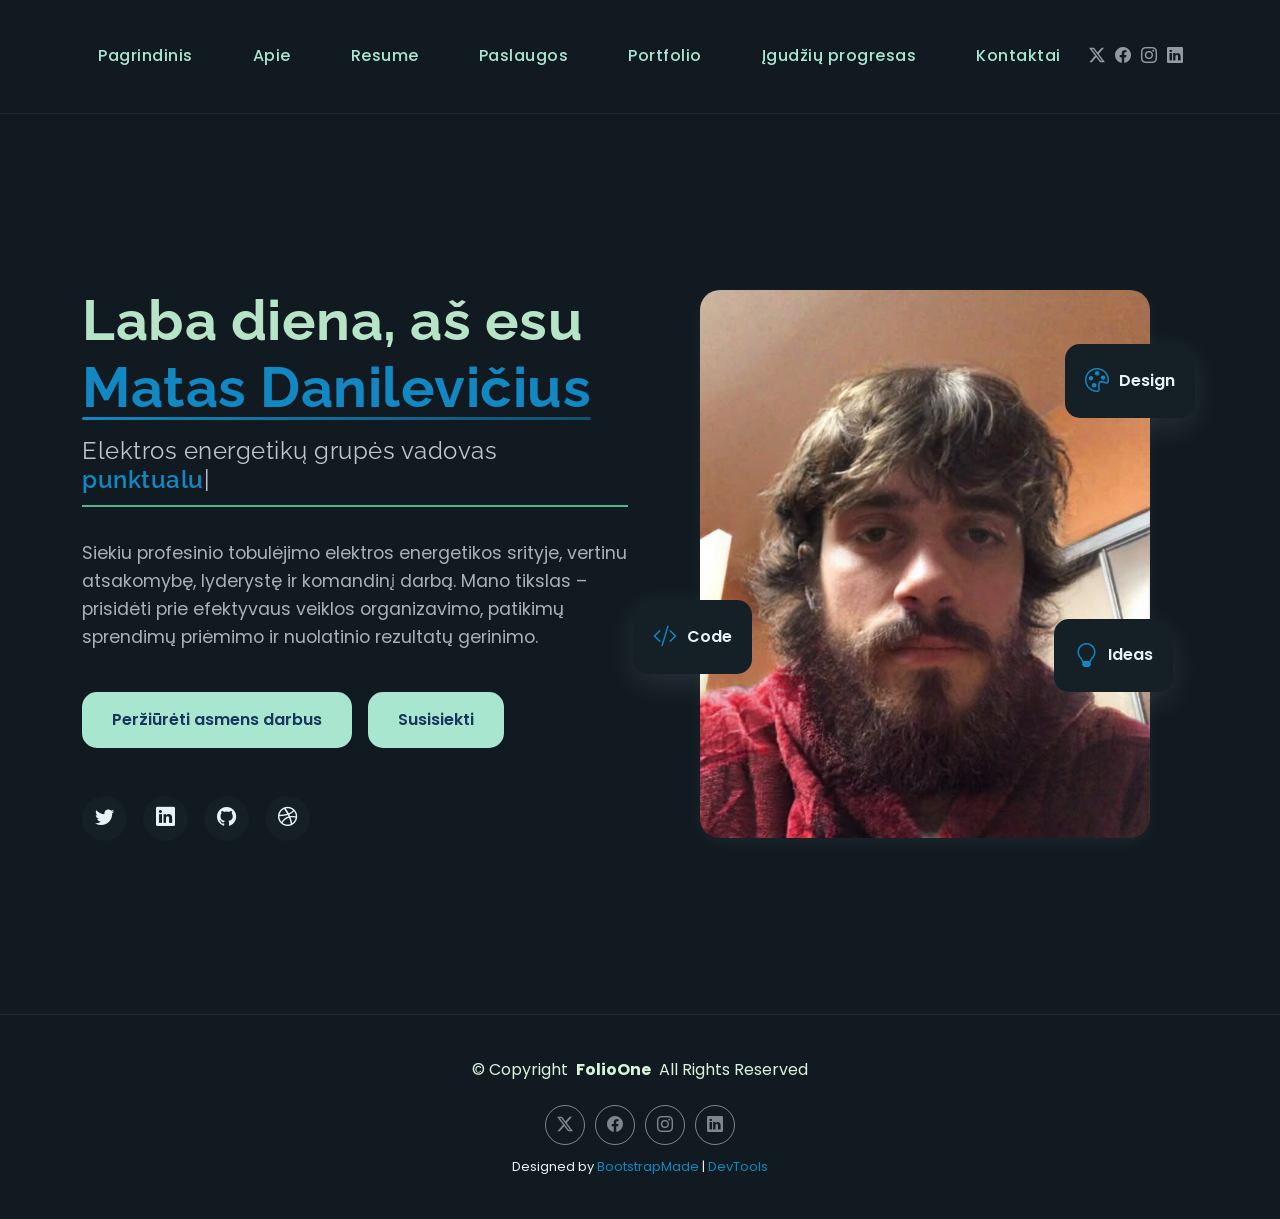
<file: index.html>
<!DOCTYPE html>
<html lang="lt">

<head>
  <meta charset="utf-8">
  <meta content="width=device-width, initial-scale=1.0" name="viewport">
  <title>Mano CV</title>
  <meta name="author" content="Matas">
  <meta name="description" content="Matas CV puslapis">
  <meta name="keywords" content="Matas Danilevičius, CV, elektros energetika, inžinerija">

  <!-- Favicons -->
  <link href="assets/img/favicon-32x32.png" rel="icon">
  <link href="assets/img/apple-touch-icon.png" rel="apple-touch-icon">

  <!-- Fonts -->
  <link href="https://fonts.googleapis.com" rel="preconnect">
  <link href="https://fonts.gstatic.com" rel="preconnect" crossorigin>
  <link href="https://fonts.googleapis.com/css2?family=Roboto:ital,wght@0,100;0,300;0,400;0,500;0,700;0,900;1,100;1,300;1,400;1,500;1,700;1,900&family=Poppins:ital,wght@0,100;0,200;0,300;0,400;0,500;0,600;0,700;0,800;0,900;1,100;1,200;1,300;1,400;1,500;1,600;1,700;1,800;1,900&family=Raleway:ital,wght@0,100;0,200;0,300;0,400;0,500;0,600;0,700;0,800;0,900;1,100;1,200;1,300;1,400;1,500;1,600;1,700;1,800;1,900&display=swap" rel="stylesheet">

  <!-- Vendor CSS Files -->
  <link href="assets/vendor/bootstrap/css/bootstrap.min.css" rel="stylesheet">
  <link href="assets/vendor/bootstrap-icons/bootstrap-icons.css" rel="stylesheet">
  <link href="assets/vendor/aos/aos.css" rel="stylesheet">
  <link href="assets/vendor/swiper/swiper-bundle.min.css" rel="stylesheet">
  <link href="assets/vendor/glightbox/css/glightbox.min.css" rel="stylesheet">

  <!-- Main CSS File -->
  <link href="assets/css/main.css" rel="stylesheet">
  <link href="assets/css/custom.css" rel="stylesheet">

  <!-- =======================================================
  * Template Name: FolioOne
  * Template URL: https://bootstrapmade.com/folioone-bootstrap-portfolio-website-template/
  * Updated: Aug 23 2025 with Bootstrap v5.3.7
  * Author: BootstrapMade.com
  * License: https://bootstrapmade.com/license/
  ======================================================== -->
</head>

<body class="index-page">

  <header id="header" class="header d-flex align-items-center light-background sticky-top">
    <div class="container position-relative d-flex align-items-center justify-content-between">

      <!-- <a href="index.html" class="logo d-flex align-items-center me-auto me-xl-0">
      <img src="assets/img/logo.webp" alt="">
      <h1 class="sitename">FolioOne</h1> 
    </a> -->

      <nav id="navmenu" class="navmenu">
        <ul>
          <li><a href="index.html">Pagrindinis</a></li>
          <li><a href="about.html">Apie</a></li>
          <li><a href="resume.html">Resume</a></li>
          <li><a href="services.html">Paslaugos</a></li>
          <li><a href="portfolio.html">Portfolio</a></li>
          <li><a href="model.html">Įgudžių progresas</a></li>
          <li><a href="contact.html">Kontaktai</a></li>
        </ul>
        <i class="mobile-nav-toggle d-xl-none bi bi-list"></i>
      </nav>

      <div class="header-social-links">
        <a href="#" class="twitter"><i class="bi bi-twitter-x"></i></a>
        <a href="#" class="facebook"><i class="bi bi-facebook"></i></a>
        <a href="#" class="instagram"><i class="bi bi-instagram"></i></a>
        <a href="#" class="linkedin"><i class="bi bi-linkedin"></i></a>
      </div>

    </div>
  </header>

  <main class="main">

    <!-- Hero Section -->
    <section id="hero" class="hero section">

      <div class="container" data-aos="fade-up" data-aos-delay="100">

        <div class="row gy-4 align-items-center">
          <div class="col-lg-6 order-2 order-lg-1">
            <div class="hero-content">
              <h1 data-aos="fade-up" data-aos-delay="200">Laba diena, aš esu <span class="highlight">Matas Danilevičius</span></h1>
              <h2 data-aos="fade-up" data-aos-delay="300">Elektros energetikų grupės vadovas <span class="typed" data-typed-items="punktualus atsakingas kūrybingas"></span></h2>
              <p data-aos="fade-up" data-aos-delay="400">Siekiu profesinio tobulėjimo elektros energetikos srityje, vertinu atsakomybę, lyderystę ir komandinį darbą. Mano tikslas – prisidėti prie efektyvaus veiklos organizavimo, patikimų sprendimų priėmimo ir nuolatinio rezultatų gerinimo.</p>
              <div class="hero-actions" data-aos="fade-up" data-aos-delay="500">
                <a href="portfolio.html" class="btn btn-primary">Peržiūrėti asmens darbus</a>
                <a href="contact.html" class="btn btn-outline">Susisiekti</a>
              </div>
              <div class="social-links" data-aos="fade-up" data-aos-delay="600">
                <a href="#"><i class="bi bi-twitter"></i></a>
                <a href="#"><i class="bi bi-linkedin"></i></a>
                <a href="#"><i class="bi bi-github"></i></a>
                <a href="#"><i class="bi bi-dribbble"></i></a>
              </div>
            </div>
          </div>
          <div class="col-lg-6 order-1 order-lg-2">
            <div class="hero-image" data-aos="zoom-in" data-aos-delay="300">
              <div class="image-wrapper">
                <img src="assets/img/profile/as.jpg" alt="Matas Danilevičius" class="img-fluid">
                <div class="floating-elements">
                  <div class="floating-card design" data-aos="fade-left" data-aos-delay="700">
                    <i class="bi bi-palette"></i>
                    <span>Design</span>
                  </div>
                  <div class="floating-card code" data-aos="fade-right" data-aos-delay="800">
                    <i class="bi bi-code-slash"></i>
                    <span>Code</span>
                  </div>
                  <div class="floating-card creativity" data-aos="fade-up" data-aos-delay="900">
                    <i class="bi bi-lightbulb"></i>
                    <span>Ideas</span>
                  </div>
                </div>
              </div>
            </div>
          </div>
        </div>

      </div>

    </section><!-- /Hero Section -->

  </main>

  <footer id="footer" class="footer">

    <div class="container">
      <div class="copyright text-center ">
        <p>© <span>Copyright</span> <strong class="px-1 sitename">FolioOne</strong> <span>All Rights Reserved<br></span></p>
      </div>
      <div class="social-links d-flex justify-content-center">
        <a href=""><i class="bi bi-twitter-x"></i></a>
        <a href=""><i class="bi bi-facebook"></i></a>
        <a href=""><i class="bi bi-instagram"></i></a>
        <a href=""><i class="bi bi-linkedin"></i></a>
      </div>
      <div class="credits">
        <!-- All the links in the footer should remain intact. -->
        <!-- You can delete the links only if you've purchased the pro version. -->
        <!-- Licensing information: https://bootstrapmade.com/license/ -->
        <!-- Purchase the pro version with working PHP/AJAX contact form: [buy-url] -->
        Designed by <a href="https://bootstrapmade.com/">BootstrapMade</a> | <a href="https://bootstrapmade.com/tools/">DevTools</a>
      </div>
    </div>

  </footer>

  <!-- Scroll Top -->
  <a href="#" id="scroll-top" class="scroll-top d-flex align-items-center justify-content-center"><i class="bi bi-arrow-up-short"></i></a>

  <!-- Preloader -->
  <div id="preloader"></div>

  <!-- Vendor JS Files -->
  <script src="assets/vendor/bootstrap/js/bootstrap.bundle.min.js"></script>
  <script src="assets/vendor/php-email-form/validate.js"></script>
  <script src="assets/vendor/aos/aos.js"></script>
  <script src="assets/vendor/typed.js/typed.umd.js"></script>
  <script src="assets/vendor/waypoints/noframework.waypoints.js"></script>
  <script src="assets/vendor/purecounter/purecounter_vanilla.js"></script>
  <script src="assets/vendor/swiper/swiper-bundle.min.js"></script>
  <script src="assets/vendor/imagesloaded/imagesloaded.pkgd.min.js"></script>
  <script src="assets/vendor/isotope-layout/isotope.pkgd.min.js"></script>
  <script src="assets/vendor/glightbox/js/glightbox.min.js"></script>

  <!-- Main JS File -->
  <script src="assets/js/main.js"></script>

</body>

</html>
</file>
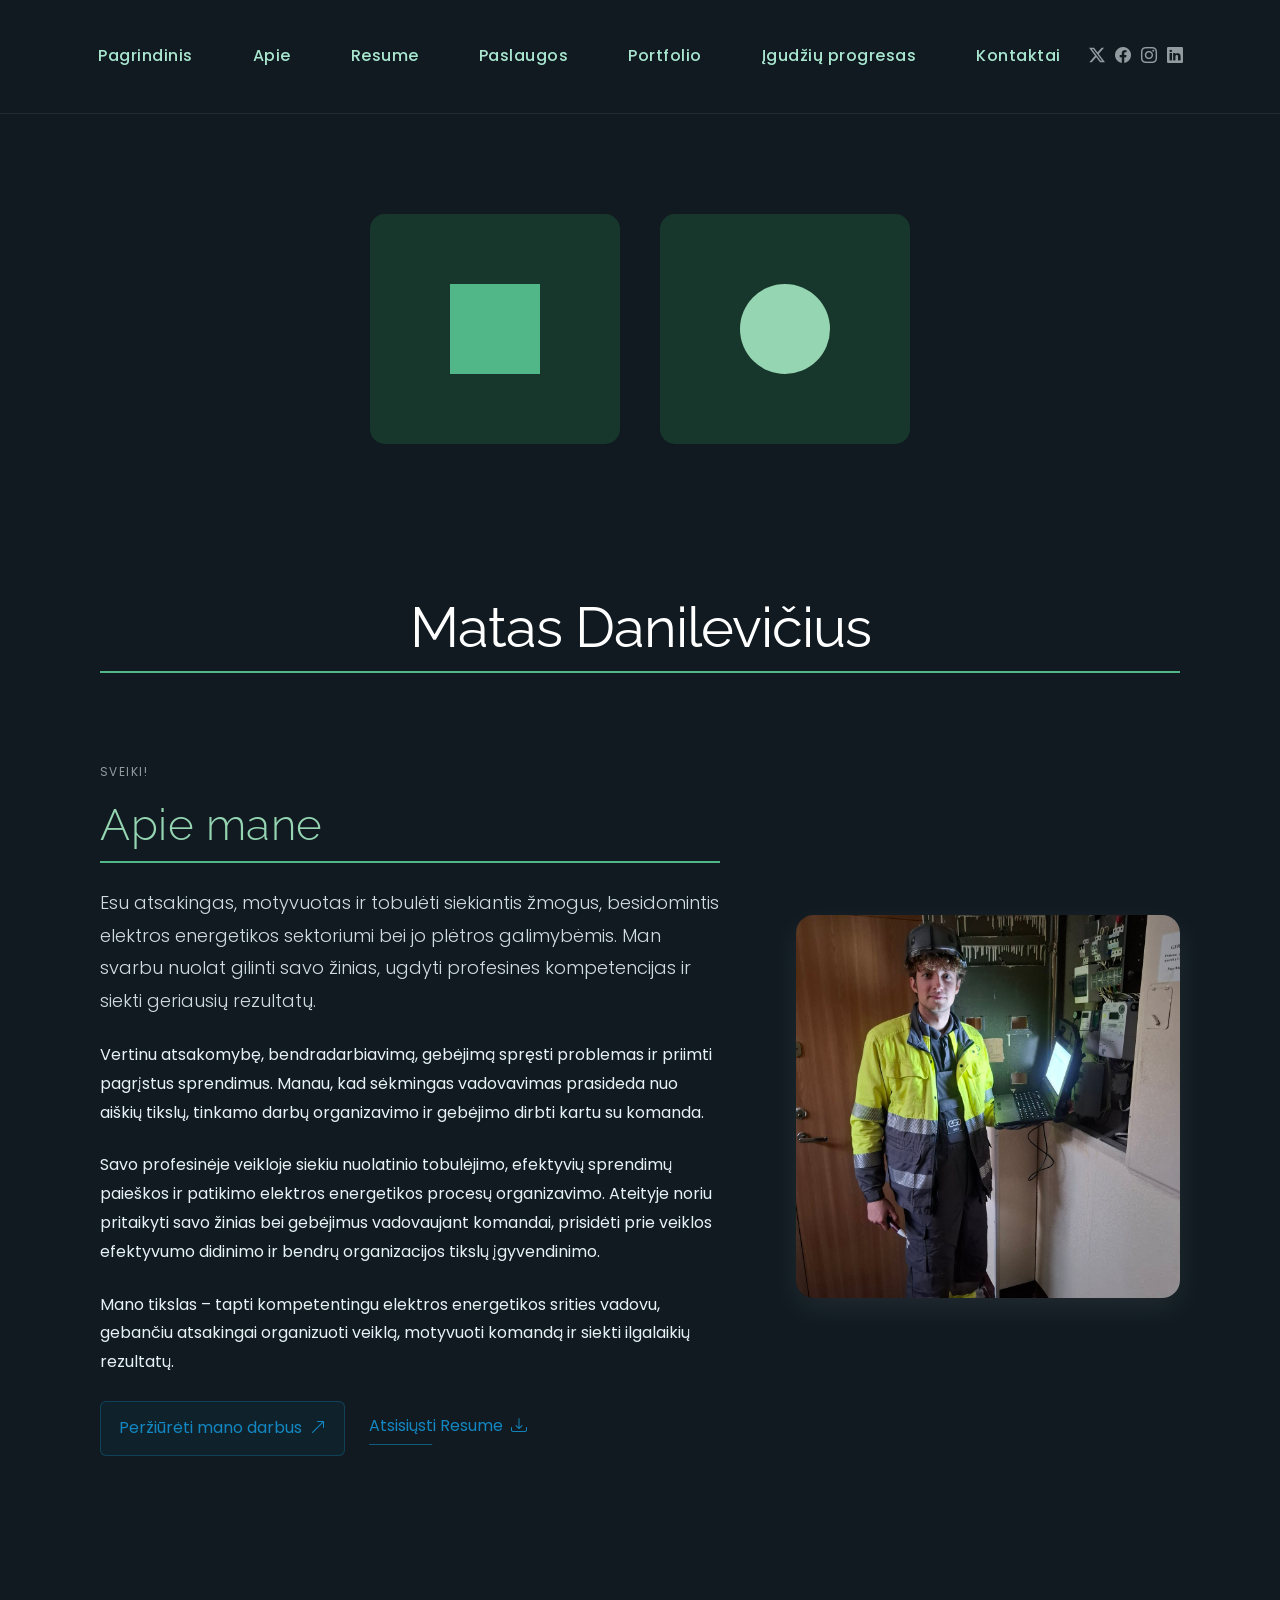
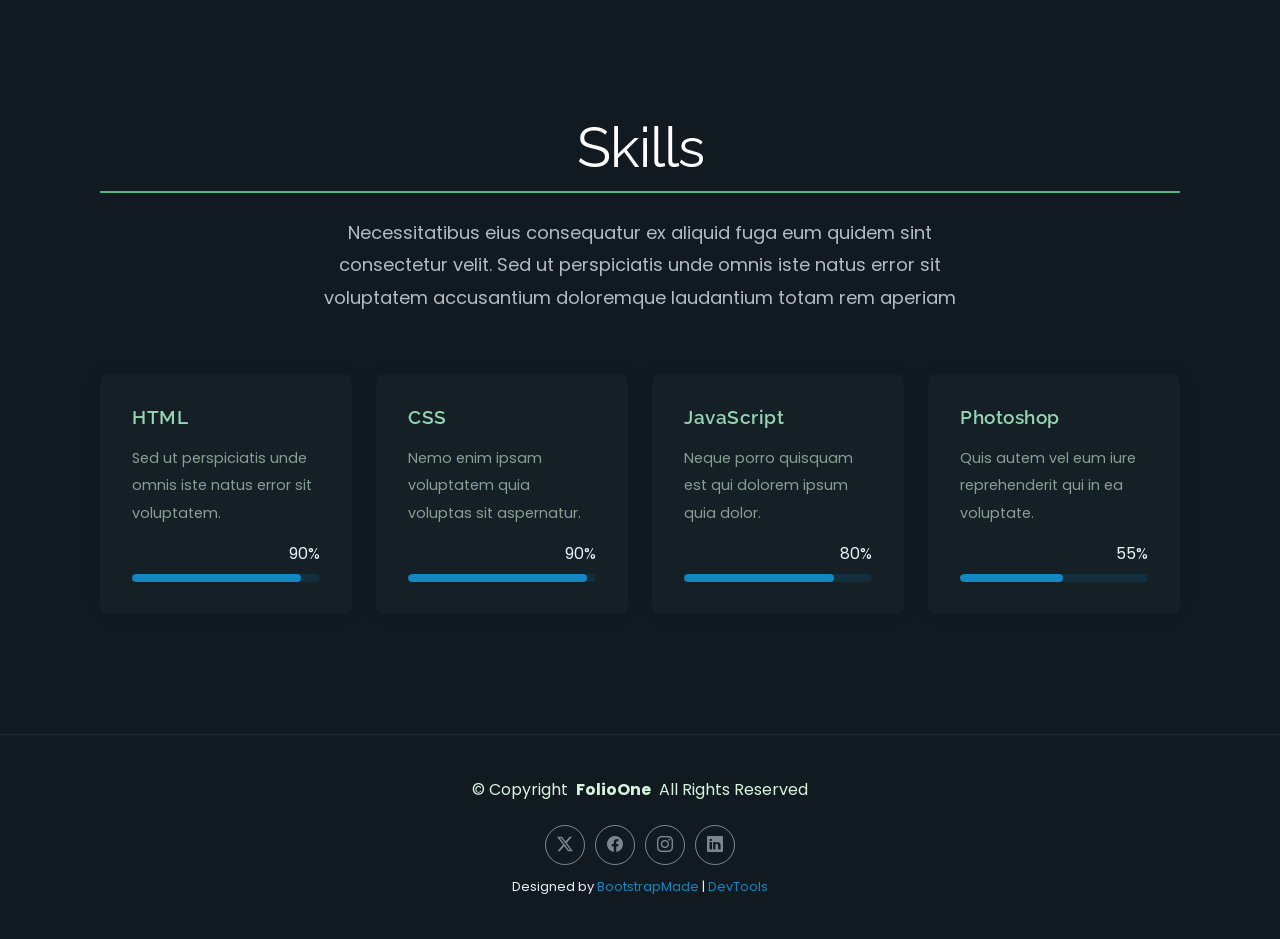
<file: about.html>
<!DOCTYPE html>
<html lang="en">

<head>
  <meta charset="utf-8">
  <meta content="width=device-width, initial-scale=1.0" name="viewport">
  <title>Mano CV</title>
  <meta name="author" content="Matas">
  <meta name="description" content="Matas CV puslapis">
  <meta name="keywords" content="Matas Danilevičius, CV, elektros energetika, inžinerija">

  <!-- Favicons -->
  <link href="assets/img/favicon-32x32.png" rel="icon">
  <link href="assets/img/apple-touch-icon.png" rel="apple-touch-icon">

  <!-- Fonts -->
  <link href="https://fonts.googleapis.com" rel="preconnect">
  <link href="https://fonts.gstatic.com" rel="preconnect" crossorigin>
  <link href="https://fonts.googleapis.com/css2?family=Roboto:ital,wght@0,100;0,300;0,400;0,500;0,700;0,900;1,100;1,300;1,400;1,500;1,700;1,900&family=Poppins:ital,wght@0,100;0,200;0,300;0,400;0,500;0,600;0,700;0,800;0,900;1,100;1,200;1,300;1,400;1,500;1,600;1,700;1,800;1,900&family=Raleway:ital,wght@0,100;0,200;0,300;0,400;0,500;0,600;0,700;0,800;0,900;1,100;1,200;1,300;1,400;1,500;1,600;1,700;1,800;1,900&display=swap" rel="stylesheet">

  <!-- Vendor CSS Files -->
  <link href="assets/vendor/bootstrap/css/bootstrap.min.css" rel="stylesheet">
  <link href="assets/vendor/bootstrap-icons/bootstrap-icons.css" rel="stylesheet">
  <link href="assets/vendor/aos/aos.css" rel="stylesheet">
  <link href="assets/vendor/swiper/swiper-bundle.min.css" rel="stylesheet">
  <link href="assets/vendor/glightbox/css/glightbox.min.css" rel="stylesheet">

  <!-- Main CSS File -->
  <link href="assets/css/main.css" rel="stylesheet">
  <link href="assets/css/custom.css" rel="stylesheet">

  <!-- =======================================================
  * Template Name: FolioOne
  * Template URL: https://bootstrapmade.com/folioone-bootstrap-portfolio-website-template/
  * Updated: Aug 23 2025 with Bootstrap v5.3.7
  * Author: BootstrapMade.com
  * License: https://bootstrapmade.com/license/
  ======================================================== -->
</head>

<body class="about-page">

  <header id="header" class="header d-flex align-items-center light-background sticky-top">
    <div class="container position-relative d-flex align-items-center justify-content-between">

      <!-- <a href="index.html" class="logo d-flex align-items-center me-auto me-xl-0">
      <img src="assets/img/logo.webp" alt="">
      <h1 class="sitename">FolioOne</h1> 
    </a> -->

      <nav id="navmenu" class="navmenu">
        <ul>
          <li><a href="index.html">Pagrindinis</a></li>
          <li><a href="about.html">Apie</a></li>
          <li><a href="resume.html">Resume</a></li>
          <li><a href="services.html">Paslaugos</a></li>
          <li><a href="portfolio.html">Portfolio</a></li>
          <li><a href="model.html">Įgudžių progresas</a></li>
          <li><a href="contact.html">Kontaktai</a></li>
        </ul>
        <i class="mobile-nav-toggle d-xl-none bi bi-list"></i>
      </nav>

      <div class="header-social-links">
        <a href="#" class="twitter"><i class="bi bi-twitter-x"></i></a>
        <a href="#" class="facebook"><i class="bi bi-facebook"></i></a>
        <a href="#" class="instagram"><i class="bi bi-instagram"></i></a>
        <a href="#" class="linkedin"><i class="bi bi-linkedin"></i></a>
      </div>

    </div>
  </header>

  <main class="main">

<!-- 10 LAB - CSS ANIMACIJOS -->
<section class="css-animations">
  <div class="container">

    <div class="figures-container">

      <div class="figure-box">
        <div class="rotating-square"></div>
      </div>

      <div class="figure-box">
        <div class="pulsing-circle"></div>
      </div>

    </div>

  </div>
</section>

    <!-- About Section -->
    <section id="about" class="about section">

      <!-- Section Title -->
      <div class="container section-title" data-aos="fade-up">
        <h2>Matas Danilevičius</h2>
      </div><!-- End Section Title -->

      <div class="container" data-aos="fade-up" data-aos-delay="100">

        <!-- Intro + Photo -->
        <div class="row align-items-center justify-content-between gy-5 mb-5">
          <div class="col-lg-7" data-aos="fade-right" data-aos-delay="150">
            <div class="intro-content">
              <span class="eyebrow">Sveiki! </span>
              <h2 class="headline">Apie mane</h2>
              <p class="lead">
               Esu atsakingas, motyvuotas ir tobulėti siekiantis žmogus, besidomintis elektros energetikos sektoriumi bei jo plėtros galimybėmis. Man svarbu nuolat gilinti savo žinias, ugdyti profesines kompetencijas ir siekti geriausių rezultatų.</p>

Vertinu atsakomybę, bendradarbiavimą, gebėjimą spręsti problemas ir priimti pagrįstus sprendimus. Manau, kad sėkmingas vadovavimas prasideda nuo aiškių tikslų, tinkamo darbų organizavimo ir gebėjimo dirbti kartu su komanda.</p>

Savo profesinėje veikloje siekiu nuolatinio tobulėjimo, efektyvių sprendimų paieškos ir patikimo elektros energetikos procesų organizavimo. Ateityje noriu pritaikyti savo žinias bei gebėjimus vadovaujant komandai, prisidėti prie veiklos efektyvumo didinimo ir bendrų organizacijos tikslų įgyvendinimo.</p>

Mano tikslas – tapti kompetentingu elektros energetikos srities vadovu, gebančiu atsakingai organizuoti veiklą, motyvuoti komandą ir siekti ilgalaikių rezultatų.</p>
              </p>
             
              <div class="cta-group">
                <a href="#portfolio" class="btn-ghost">
                  Peržiūrėti mano darbus <i class="bi bi-arrow-up-right"></i>
                </a>
                <a href="#" class="link-underline">
                  Atsisiųsti Resume <i class="bi bi-download"></i>
                </a>
              </div>
            </div>
          </div>

          <div class="col-lg-5" data-aos="zoom-in" data-aos-delay="250">
            <figure class="profile-figure text-center text-lg-end">
              <img src="assets/img/profile/elektrik.jpg" alt="Darbe nuotrauka" class="img-fluid profile-photo">
            </figure>
          </div>
        </div>
        <!-- End Intro + Photo -->
      </div>
    </section><!-- /About Section -->

    <!-- Skills Section -->
    <section id="skills" class="skills section">

      <!-- Section Title -->
      <div class="container section-title" data-aos="fade-up">
        <h2>Skills</h2>
        <p>Necessitatibus eius consequatur ex aliquid fuga eum quidem sint consectetur velit. Sed ut perspiciatis unde omnis iste natus error sit voluptatem accusantium doloremque laudantium totam rem aperiam</p>
      </div><!-- End Section Title -->

      <div class="container" data-aos="fade-up" data-aos-delay="100">

        <div class="row g-4 skills-animation">

          <div class="col-md-6 col-lg-3" data-aos="fade-up" data-aos-delay="100">
            <div class="skill-box">
              <h3>HTML</h3>
              <p>Sed ut perspiciatis unde omnis iste natus error sit voluptatem.</p>
              <span class="text-end d-block">90%</span>
              <div class="progress">
                <div class="progress-bar" role="progressbar" aria-valuenow="90" aria-valuemin="0" aria-valuemax="100"></div>
              </div>
            </div>
          </div>

          <div class="col-md-6 col-lg-3" data-aos="fade-up" data-aos-delay="200">
            <div class="skill-box">
              <h3>CSS</h3>
              <p>Nemo enim ipsam voluptatem quia voluptas sit aspernatur.</p>
              <span class="text-end d-block">90%</span>
              <div class="progress">
                <div class="progress-bar" role="progressbar" aria-valuenow="95" aria-valuemin="0" aria-valuemax="100"></div>
              </div>
            </div>
          </div>

          <div class="col-md-6 col-lg-3" data-aos="fade-up" data-aos-delay="300">
            <div class="skill-box">
              <h3>JavaScript</h3>
              <p>Neque porro quisquam est qui dolorem ipsum quia dolor.</p>
              <span class="text-end d-block">80%</span>
              <div class="progress">
                <div class="progress-bar" role="progressbar" aria-valuenow="80" aria-valuemin="0" aria-valuemax="100"></div>
              </div>
            </div>
          </div>

          <div class="col-md-6 col-lg-3" data-aos="fade-up" data-aos-delay="400">
            <div class="skill-box">
              <h3>Photoshop</h3>
              <p>Quis autem vel eum iure reprehenderit qui in ea voluptate.</p>
              <span class="text-end d-block">55%</span>
              <div class="progress">
                <div class="progress-bar" role="progressbar" aria-valuenow="55" aria-valuemin="0" aria-valuemax="100">
                </div>
              </div>
            </div>
          </div>

        </div>

      </div>

    </section><!-- /Skills Section -->
  </main>

  <footer id="footer" class="footer">

    <div class="container">
      <div class="copyright text-center ">
        <p>© <span>Copyright</span> <strong class="px-1 sitename">FolioOne</strong> <span>All Rights Reserved<br></span></p>
      </div>
      <div class="social-links d-flex justify-content-center">
        <a href=""><i class="bi bi-twitter-x"></i></a>
        <a href=""><i class="bi bi-facebook"></i></a>
        <a href=""><i class="bi bi-instagram"></i></a>
        <a href=""><i class="bi bi-linkedin"></i></a>
      </div>
      <div class="credits">
        <!-- All the links in the footer should remain intact. -->
        <!-- You can delete the links only if you've purchased the pro version. -->
        <!-- Licensing information: https://bootstrapmade.com/license/ -->
        <!-- Purchase the pro version with working PHP/AJAX contact form: [buy-url] -->
        Designed by <a href="https://bootstrapmade.com/">BootstrapMade</a> | <a href="https://bootstrapmade.com/tools/">DevTools</a>
      </div>
    </div>

  </footer>

  <!-- Scroll Top -->
  <a href="#" id="scroll-top" class="scroll-top d-flex align-items-center justify-content-center"><i class="bi bi-arrow-up-short"></i></a>

  <!-- Preloader -->
  <div id="preloader"></div>

  <!-- Vendor JS Files -->
  <script src="assets/vendor/bootstrap/js/bootstrap.bundle.min.js"></script>
  <script src="assets/vendor/php-email-form/validate.js"></script>
  <script src="assets/vendor/aos/aos.js"></script>
  <script src="assets/vendor/typed.js/typed.umd.js"></script>
  <script src="assets/vendor/waypoints/noframework.waypoints.js"></script>
  <script src="assets/vendor/purecounter/purecounter_vanilla.js"></script>
  <script src="assets/vendor/swiper/swiper-bundle.min.js"></script>
  <script src="assets/vendor/imagesloaded/imagesloaded.pkgd.min.js"></script>
  <script src="assets/vendor/isotope-layout/isotope.pkgd.min.js"></script>
  <script src="assets/vendor/glightbox/js/glightbox.min.js"></script>

  <!-- Main JS File -->
  <script src="assets/js/main.js"></script>

</body>

</html>
</file>
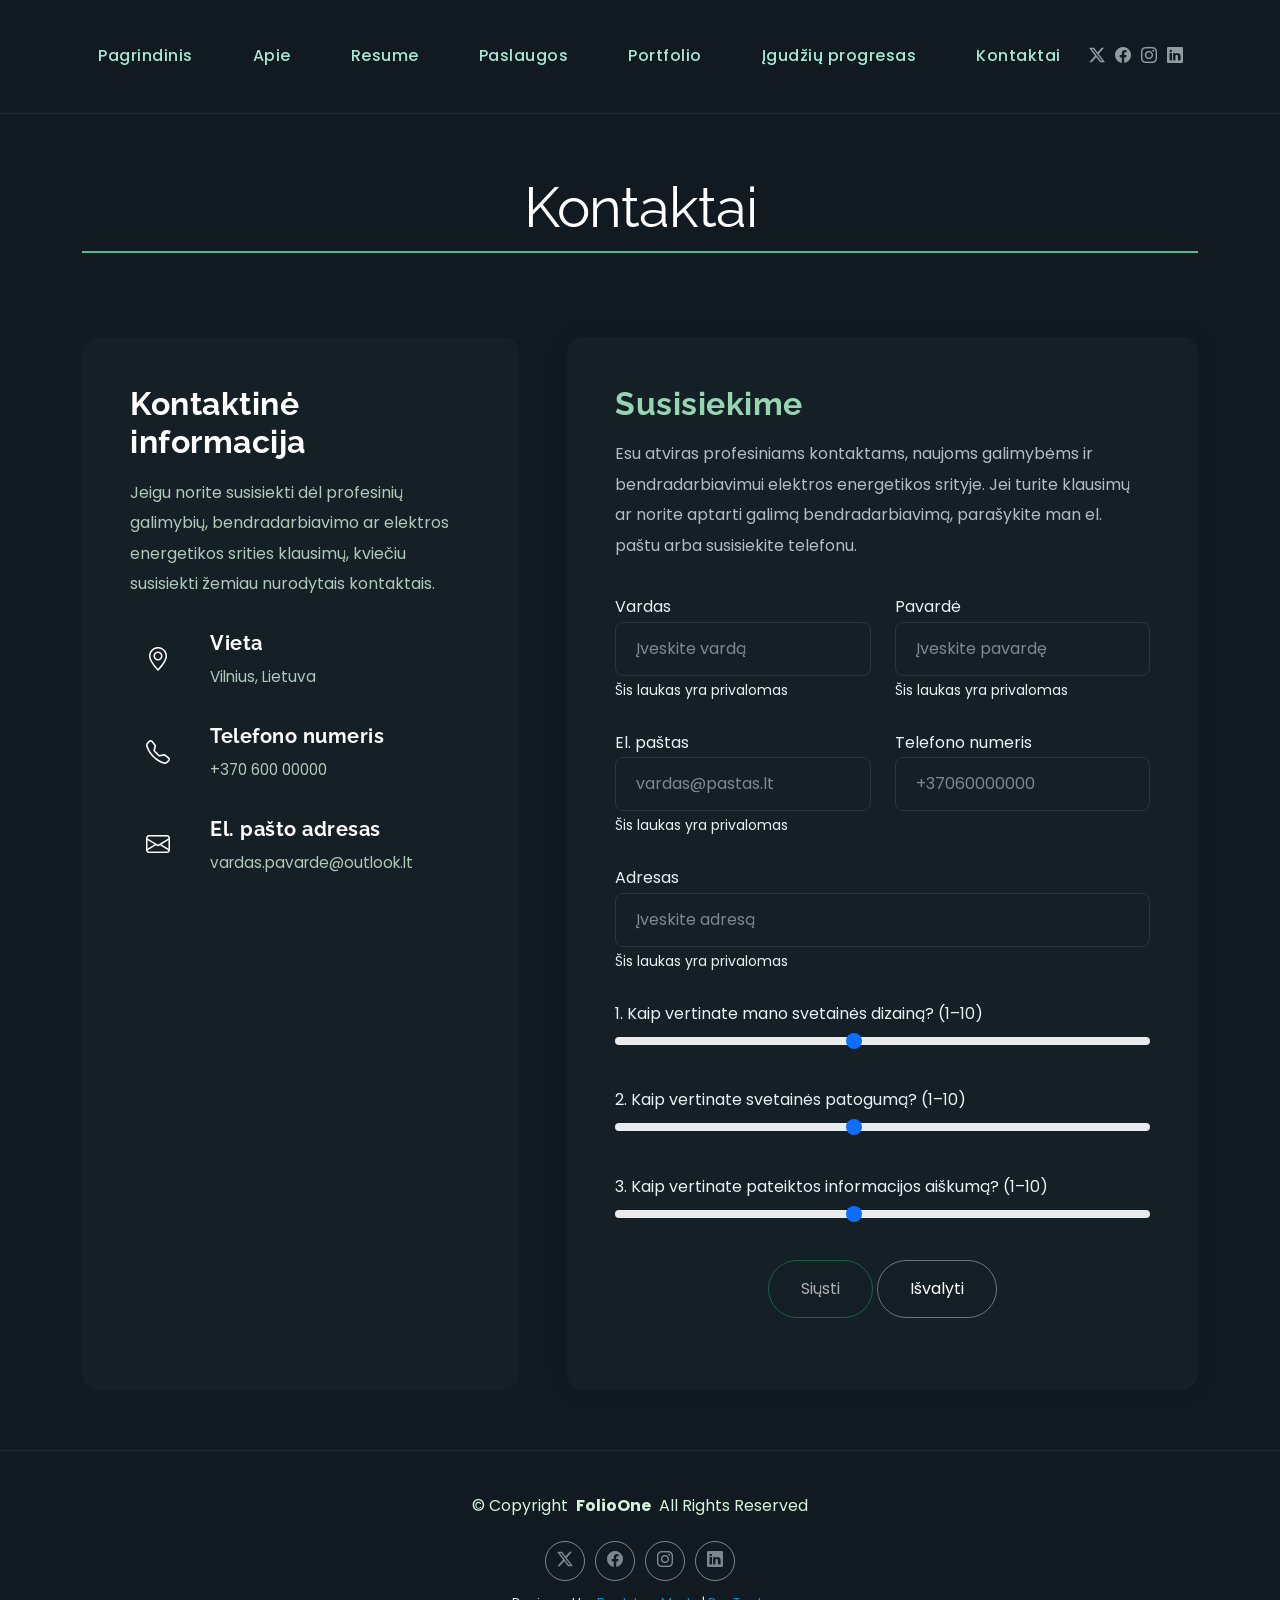
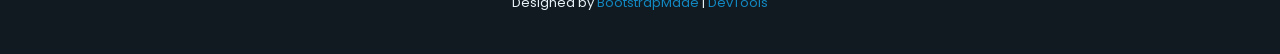
<file: contact.html>
<!DOCTYPE html>
<html lang="en">

<head>
  <meta charset="utf-8">
  <meta content="width=device-width, initial-scale=1.0" name="viewport">
  <title>Mano CV</title>
  <meta name="author" content="Matas">
  <meta name="description" content="Matas CV puslapis">
  <meta name="keywords" content="Matas Danilevičius, CV, elektros energetika, inžinerija">

  <!-- Favicons -->
  <link href="assets/img/favicon-32x32.png" rel="icon">
  <link href="assets/img/apple-touch-icon.png" rel="apple-touch-icon">

  <!-- Fonts -->
  <link href="https://fonts.googleapis.com" rel="preconnect">
  <link href="https://fonts.gstatic.com" rel="preconnect" crossorigin>
  <link href="https://fonts.googleapis.com/css2?family=Roboto:ital,wght@0,100;0,300;0,400;0,500;0,700;0,900;1,100;1,300;1,400;1,500;1,700;1,900&family=Poppins:ital,wght@0,100;0,200;0,300;0,400;0,500;0,600;0,700;0,800;0,900;1,100;1,200;1,300;1,400;1,500;1,600;1,700;1,800;1,900&family=Raleway:ital,wght@0,100;0,200;0,300;0,400;0,500;0,600;0,700;0,800;0,900;1,100;1,200;1,300;1,400;1,500;1,600;1,700;1,800;1,900&display=swap" rel="stylesheet">

  <!-- Vendor CSS Files -->
  <link href="assets/vendor/bootstrap/css/bootstrap.min.css" rel="stylesheet">
  <link href="assets/vendor/bootstrap-icons/bootstrap-icons.css" rel="stylesheet">
  <link href="assets/vendor/aos/aos.css" rel="stylesheet">
  <link href="assets/vendor/swiper/swiper-bundle.min.css" rel="stylesheet">
  <link href="assets/vendor/glightbox/css/glightbox.min.css" rel="stylesheet">

  <!-- Main CSS File -->
  <link href="assets/css/main.css" rel="stylesheet">
  <link href="assets/css/custom.css" rel="stylesheet">

  <!-- =======================================================
  * Template Name: FolioOne
  * Template URL: https://bootstrapmade.com/folioone-bootstrap-portfolio-website-template/
  * Updated: Aug 23 2025 with Bootstrap v5.3.7
  * Author: BootstrapMade.com
  * License: https://bootstrapmade.com/license/
  ======================================================== -->
</head>

<body class="contact-page">

  <header id="header" class="header d-flex align-items-center light-background sticky-top">
    <div class="container position-relative d-flex align-items-center justify-content-between">

      <!-- <a href="index.html" class="logo d-flex align-items-center me-auto me-xl-0">
      <img src="assets/img/logo.webp" alt="">
      <h1 class="sitename">FolioOne</h1> 
    </a> -->

      <nav id="navmenu" class="navmenu">
        <ul>
          <li><a href="index.html">Pagrindinis</a></li>
          <li><a href="about.html">Apie</a></li>
          <li><a href="resume.html">Resume</a></li>
          <li><a href="services.html">Paslaugos</a></li>
          <li><a href="portfolio.html">Portfolio</a></li>
          <li><a href="model.html">Įgudžių progresas</a></li>
          <li><a href="contact.html">Kontaktai</a></li>
        </ul>
        <i class="mobile-nav-toggle d-xl-none bi bi-list"></i>
      </nav>

      <div class="header-social-links">
        <a href="#" class="twitter"><i class="bi bi-twitter-x"></i></a>
        <a href="#" class="facebook"><i class="bi bi-facebook"></i></a>
        <a href="#" class="instagram"><i class="bi bi-instagram"></i></a>
        <a href="#" class="linkedin"><i class="bi bi-linkedin"></i></a>
      </div>

    </div>
  </header>

  <main class="main">

    <!-- Contact Section -->
    <section id="contact" class="contact section">

      <!-- Section Title -->
      <div class="container section-title" data-aos="fade-up">
        <h2>Kontaktai</h2>
      </div><!-- End Section Title -->

      <div class="container" data-aos="fade-up" data-aos-delay="100">

        <div class="row g-4 g-lg-5">
          <div class="col-lg-5">
            <div class="info-box" data-aos="fade-up" data-aos-delay="200">
              <h3>Kontaktinė informacija</h3>
              <p>Jeigu norite susisiekti dėl profesinių galimybių, bendradarbiavimo ar elektros energetikos srities klausimų, kviečiu susisiekti žemiau nurodytais kontaktais.</p>

              <div class="info-item" data-aos="fade-up" data-aos-delay="300">
                <div class="icon-box">
                  <i class="bi bi-geo-alt"></i>
                </div>
                <div class="content">
                  <h4>Vieta</h4>
                  <p>Vilnius, Lietuva</p>
                </div>
              </div>

              <div class="info-item" data-aos="fade-up" data-aos-delay="400">
                <div class="icon-box">
                  <i class="bi bi-telephone"></i>
                </div>
                <div class="content">
                  <h4>Telefono numeris</h4>
                  <p>+370 600 00000</p>
                </div>
              </div>

              <div class="info-item" data-aos="fade-up" data-aos-delay="500">
                <div class="icon-box">
                  <i class="bi bi-envelope"></i>
                </div>
                <div class="content">
                  <h4>El. pašto adresas</h4>
                  <p>vardas.pavarde@outlook.lt</p>
                </div>
              </div>
            </div>
          </div>

          <div class="col-lg-7">
            <div class="contact-form" data-aos="fade-up" data-aos-delay="300">
              <h3>Susisiekime</h3>
              <p>Esu atviras profesiniams kontaktams, naujoms galimybėms ir bendradarbiavimui elektros energetikos srityje. Jei turite klausimų ar norite aptarti galimą bendradarbiavimą, parašykite man el. paštu arba susisiekite telefonu.</p>

<!-- 10 LAB - KONTAKTU FORMA -->
<form id="contactForm" novalidate>

  <div class="row gy-4">

    <div class="col-md-6">
      <label for="vardas">Vardas</label>
      <input type="text" id="vardas"
             class="form-control"
             placeholder="Įveskite vardą" required>
    </div>

    <div class="col-md-6">
      <label for="pavarde">Pavardė</label>
      <input type="text" id="pavarde"
             class="form-control"
             placeholder="Įveskite pavardę" required>
    </div>

    <div class="col-md-6">
      <label for="pastas">El. paštas</label>
      <input type="email" id="pastas"
             class="form-control"
             placeholder="vardas@pastas.lt" required>
    </div>

    <div class="col-md-6">
      <label for="telefonas">Telefono numeris</label>
      <input type="tel" id="telefonas"
             class="form-control"
             placeholder="+37060000000" required>
    </div>

    <div class="col-12">
      <label for="adresas">Adresas</label>
      <input type="text" id="adresas"
             class="form-control"
             placeholder="Įveskite adresą" required>
    </div>

    <div class="col-12">
      <label for="klausimas1">
        1. Kaip vertinate mano svetainės dizainą? (1–10)
      </label>
      <input type="range" id="klausimas1"
             min="1" max="10" value="5"
             class="form-range">
    </div>

    <div class="col-12">
      <label for="klausimas2">
        2. Kaip vertinate svetainės patogumą? (1–10)
      </label>
      <input type="range" id="klausimas2"
             min="1" max="10" value="5"
             class="form-range">
    </div>

    <div class="col-12">
      <label for="klausimas3">
        3. Kaip vertinate pateiktos informacijos aiškumą? (1–10)
      </label>
      <input type="range" id="klausimas3"
             min="1" max="10" value="5"
             class="form-range">
    </div>

    <div class="col-12 text-center">
      <button type="submit" class="btn btn-success">
        Siųsti
      </button>
<button type="button" id="clearForm" class="btn btn-secondary">
  Išvalyti
</button>

    </div>

  </div>

</form>

<!-- Cia JavaScript parodys formos duomenis -->
<div id="formResult" class="mt-4"></div>

            </div>
          </div>

        </div>

      </div>

    </section><!-- /Contact Section -->

  </main>

  <footer id="footer" class="footer">

    <div class="container">
      <div class="copyright text-center ">
        <p>© <span>Copyright</span> <strong class="px-1 sitename">FolioOne</strong> <span>All Rights Reserved<br></span></p>
      </div>
      <div class="social-links d-flex justify-content-center">
        <a href=""><i class="bi bi-twitter-x"></i></a>
        <a href=""><i class="bi bi-facebook"></i></a>
        <a href=""><i class="bi bi-instagram"></i></a>
        <a href=""><i class="bi bi-linkedin"></i></a>
      </div>
      <div class="credits">
        <!-- All the links in the footer should remain intact. -->
        <!-- You can delete the links only if you've purchased the pro version. -->
        <!-- Licensing information: https://bootstrapmade.com/license/ -->
        <!-- Purchase the pro version with working PHP/AJAX contact form: [buy-url] -->
        Designed by <a href="https://bootstrapmade.com/">BootstrapMade</a> | <a href="https://bootstrapmade.com/tools/">DevTools</a>
      </div>
    </div>

  </footer>

  <!-- Scroll Top -->
  <a href="#" id="scroll-top" class="scroll-top d-flex align-items-center justify-content-center"><i class="bi bi-arrow-up-short"></i></a>

  <!-- Preloader -->
  <div id="preloader"></div>

  <!-- Vendor JS Files -->
  <script src="assets/vendor/bootstrap/js/bootstrap.bundle.min.js"></script>
  <script src="assets/vendor/php-email-form/validate.js"></script>
  <script src="assets/vendor/aos/aos.js"></script>
  <script src="assets/vendor/typed.js/typed.umd.js"></script>
  <script src="assets/vendor/waypoints/noframework.waypoints.js"></script>
  <script src="assets/vendor/purecounter/purecounter_vanilla.js"></script>
  <script src="assets/vendor/swiper/swiper-bundle.min.js"></script>
  <script src="assets/vendor/imagesloaded/imagesloaded.pkgd.min.js"></script>
  <script src="assets/vendor/isotope-layout/isotope.pkgd.min.js"></script>
  <script src="assets/vendor/glightbox/js/glightbox.min.js"></script>

  <!-- Main JS File -->
  <script src="assets/js/main.js"></script>
  <script src="assets/js/custom.js"></script>

</body>

</html>
</file>
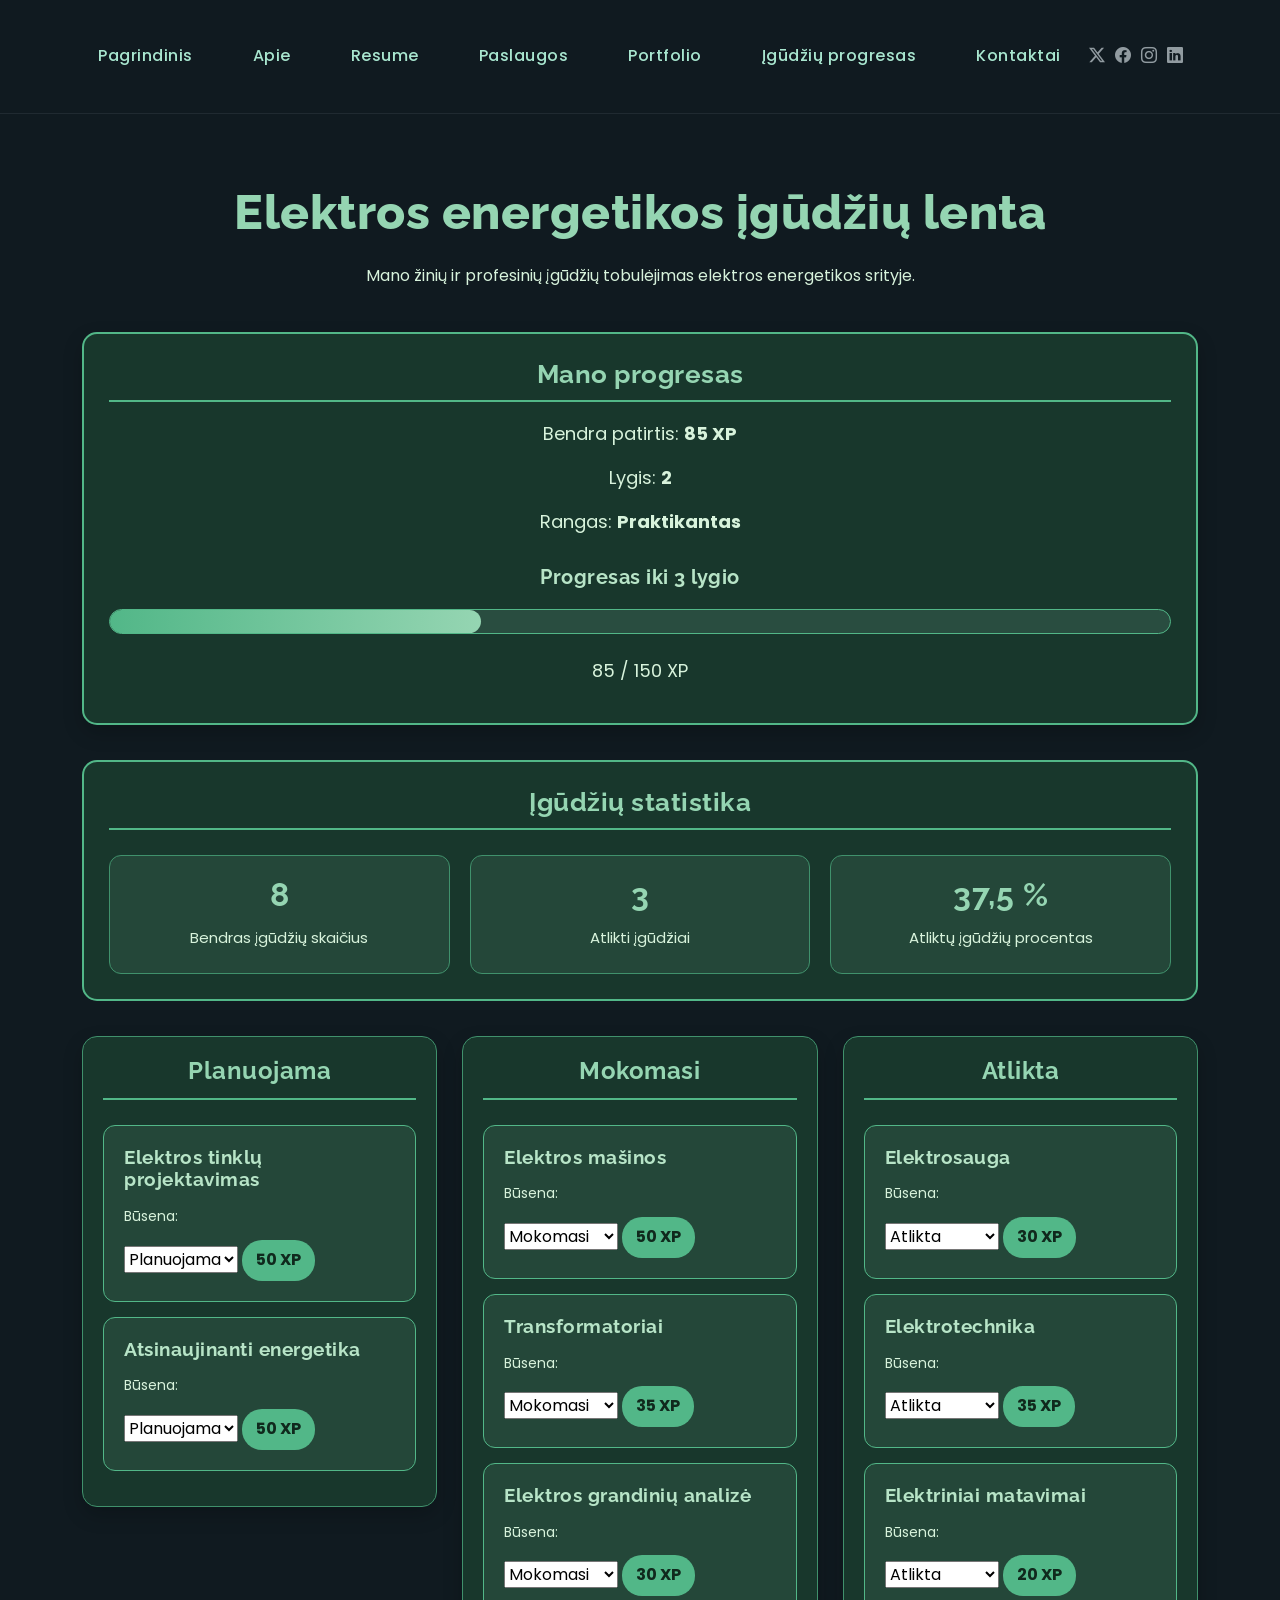
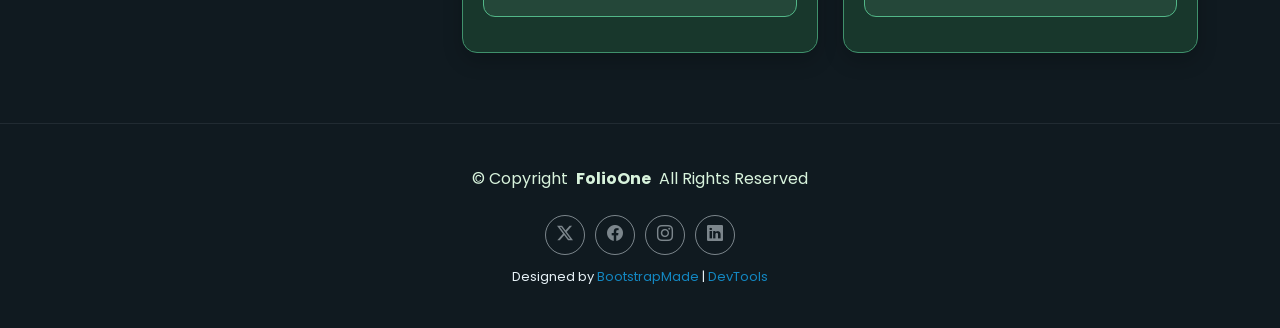
<file: model.html>
<!DOCTYPE html>
<html lang="lt">

<head>
  <meta charset="utf-8">
  <meta content="width=device-width, initial-scale=1.0" name="viewport">
  <title>Mano CV</title>
  <meta name="author" content="Matas">
  <meta name="description" content="Matas CV puslapis">
  <meta name="keywords" content="Matas Danilevičius, CV, elektros energetika, inžinerija">

  <!-- Favicons -->
  <link href="assets/img/favicon-32x32.png" rel="icon">
  <link href="assets/img/apple-touch-icon.png" rel="apple-touch-icon">

  <!-- Fonts -->
  <link href="https://fonts.googleapis.com" rel="preconnect">
  <link href="https://fonts.gstatic.com" rel="preconnect" crossorigin>
  <link href="https://fonts.googleapis.com/css2?family=Roboto:ital,wght@0,100;0,300;0,400;0,500;0,700;0,900;1,100;1,300;1,400;1,500;1,700;1,900&family=Poppins:ital,wght@0,100;0,200;0,300;0,400;0,500;0,600;0,700;0,800;0,900;1,100;1,200;1,300;1,400;1,500;1,600;1,700;1,800;1,900&family=Raleway:ital,wght@0,100;0,200;0,300;0,400;0,500;0,600;0,700;0,800;0,900;1,100;1,200;1,300;1,400;1,500;1,600;1,700;1,800;1,900&display=swap" rel="stylesheet">

  <!-- Vendor CSS Files -->
  <link href="assets/vendor/bootstrap/css/bootstrap.min.css" rel="stylesheet">
  <link href="assets/vendor/bootstrap-icons/bootstrap-icons.css" rel="stylesheet">
  <link href="assets/vendor/aos/aos.css" rel="stylesheet">
  <link href="assets/vendor/swiper/swiper-bundle.min.css" rel="stylesheet">
  <link href="assets/vendor/glightbox/css/glightbox.min.css" rel="stylesheet">

  <!-- Main CSS Files -->
  <link href="assets/css/main.css" rel="stylesheet">
  <link href="assets/css/custom.css" rel="stylesheet">

  <!-- =======================================================
  * Template Name: FolioOne
  * Template URL: https://bootstrapmade.com/folioone-bootstrap-portfolio-website-template/
  * Updated: Aug 23 2025 with Bootstrap v5.3.7
  * Author: BootstrapMade.com
  * License: https://bootstrapmade.com/license/
  ======================================================== -->

</head>

<body class="index-page">

  <header id="header" class="header d-flex align-items-center light-background sticky-top">

    <div class="container position-relative d-flex align-items-center justify-content-between">

      <nav id="navmenu" class="navmenu">
        <ul>
          <li><a href="index.html">Pagrindinis</a></li>
          <li><a href="about.html">Apie</a></li>
          <li><a href="resume.html">Resume</a></li>
          <li><a href="services.html">Paslaugos</a></li>
          <li><a href="portfolio.html">Portfolio</a></li>
          <li><a href="model.html">Įgūdžių progresas</a></li>
          <li><a href="contact.html">Kontaktai</a></li>
        </ul>

        <i class="mobile-nav-toggle d-xl-none bi bi-list"></i>

      </nav>

      <div class="header-social-links">
        <a href="#" class="twitter"><i class="bi bi-twitter-x"></i></a>
        <a href="#" class="facebook"><i class="bi bi-facebook"></i></a>
        <a href="#" class="instagram"><i class="bi bi-instagram"></i></a>
        <a href="#" class="linkedin"><i class="bi bi-linkedin"></i></a>
      </div>

    </div>

  </header>

  <main class="main">

    <section id="kanban" class="kanban section">

      <div class="container">

        <h1>Elektros energetikos įgūdžių lenta</h1>

        <p>
          Mano žinių ir profesinių įgūdžių
          tobulėjimas elektros energetikos srityje.
        </p>

        <!-- 3 UZDUOTIS - XP, LYGIS IR RANGAS -->

        <div class="xp-summary">

          <h2>Mano progresas</h2>

          <p>Bendra patirtis: <strong id="bendras-xp">0 XP</strong></p>

          <p>Lygis: <strong id="lygis">1</strong></p>

          <p>Rangas: <strong id="rangas">Pradedantysis</strong></p>

          <!-- 4 UZDUOTIS - PROGRESO JUOSTA -->

          <h3 id="progreso-antraste">
            Progresas iki 2 lygio
          </h3>

          <div class="xp-progress"
               id="progreso-juosta"
               role="progressbar"
               aria-label="Lygio progresas"
               aria-valuenow="0"
               aria-valuemin="0"
               aria-valuemax="50">

            <div class="xp-progress-fill"
                 id="progreso-uzpildas">
            </div>

          </div>

          <p id="progreso-tekstas">0 / 50 XP</p>

        </div>

        <!-- 5 UZDUOTIS - IGUDZIU STATISTIKA -->

        <div class="skills-statistics">

          <h2>Įgūdžių statistika</h2>

          <div class="stats-container">

            <div class="stat-card">

              <h3 id="bendras-igudziu-skaicius">0</h3>

              <p>Bendras įgūdžių skaičius</p>

            </div>

            <div class="stat-card">

              <h3 id="atlikti-igudziai">0</h3>

              <p>Atlikti įgūdžiai</p>

            </div>

            <div class="stat-card">

              <h3 id="atliktu-procentas">0 %</h3>

              <p>Atliktų įgūdžių procentas</p>

            </div>

          </div>

        </div>

        <!-- 1 IR 2 UZDUOTYS - KANBAN LENTA -->

        <div class="kanban-board">

          <!-- PLANUOJAMA -->

          <div class="kanban-column" id="planuojama">

            <h2>Planuojama</h2>

          </div>

          <!-- MOKOMASI -->

          <div class="kanban-column" id="mokomasi">

            <h2>Mokomasi</h2>

          </div>

          <!-- ATLIKTA -->

          <div class="kanban-column" id="atlikta">

            <h2>Atlikta</h2>

          </div>

        </div>

      </div>

    </section>

  </main>

  <footer id="footer" class="footer">

    <div class="container">

      <div class="copyright text-center">

        <p>
          © <span>Copyright</span>
          <strong class="px-1 sitename">FolioOne</strong>
          <span>All Rights Reserved<br></span>
        </p>

      </div>

      <div class="social-links d-flex justify-content-center">

        <a href=""><i class="bi bi-twitter-x"></i></a>
        <a href=""><i class="bi bi-facebook"></i></a>
        <a href=""><i class="bi bi-instagram"></i></a>
        <a href=""><i class="bi bi-linkedin"></i></a>

      </div>

      <div class="credits">

        <!-- All the links in the footer should remain intact. -->
        <!-- You can delete the links only if you've purchased the pro version. -->
        <!-- Licensing information: https://bootstrapmade.com/license/ -->
        <!-- Purchase the pro version with working PHP/AJAX contact form: [buy-url] -->

        Designed by
        <a href="https://bootstrapmade.com/">BootstrapMade</a>
        |
        <a href="https://bootstrapmade.com/tools/">DevTools</a>

      </div>

    </div>

  </footer>

  <!-- Scroll Top -->

  <a href="#" id="scroll-top"
     class="scroll-top d-flex align-items-center justify-content-center">

    <i class="bi bi-arrow-up-short"></i>

  </a>

  <!-- Preloader -->

  <div id="preloader"></div>

  <!-- Vendor JS Files -->

  <script src="assets/vendor/bootstrap/js/bootstrap.bundle.min.js"></script>
  <script src="assets/vendor/php-email-form/validate.js"></script>
  <script src="assets/vendor/aos/aos.js"></script>
  <script src="assets/vendor/typed.js/typed.umd.js"></script>
  <script src="assets/vendor/waypoints/noframework.waypoints.js"></script>
  <script src="assets/vendor/purecounter/purecounter_vanilla.js"></script>
  <script src="assets/vendor/swiper/swiper-bundle.min.js"></script>
  <script src="assets/vendor/imagesloaded/imagesloaded.pkgd.min.js"></script>
  <script src="assets/vendor/isotope-layout/isotope.pkgd.min.js"></script>
  <script src="assets/vendor/glightbox/js/glightbox.min.js"></script>

  <!-- Main JS File -->

  <script src="assets/js/main.js"></script>

  <!-- 12 LABORATORINIS DARBAS -->

  <script src="assets/js/model.js"></script>

</body>

</html>
</file>
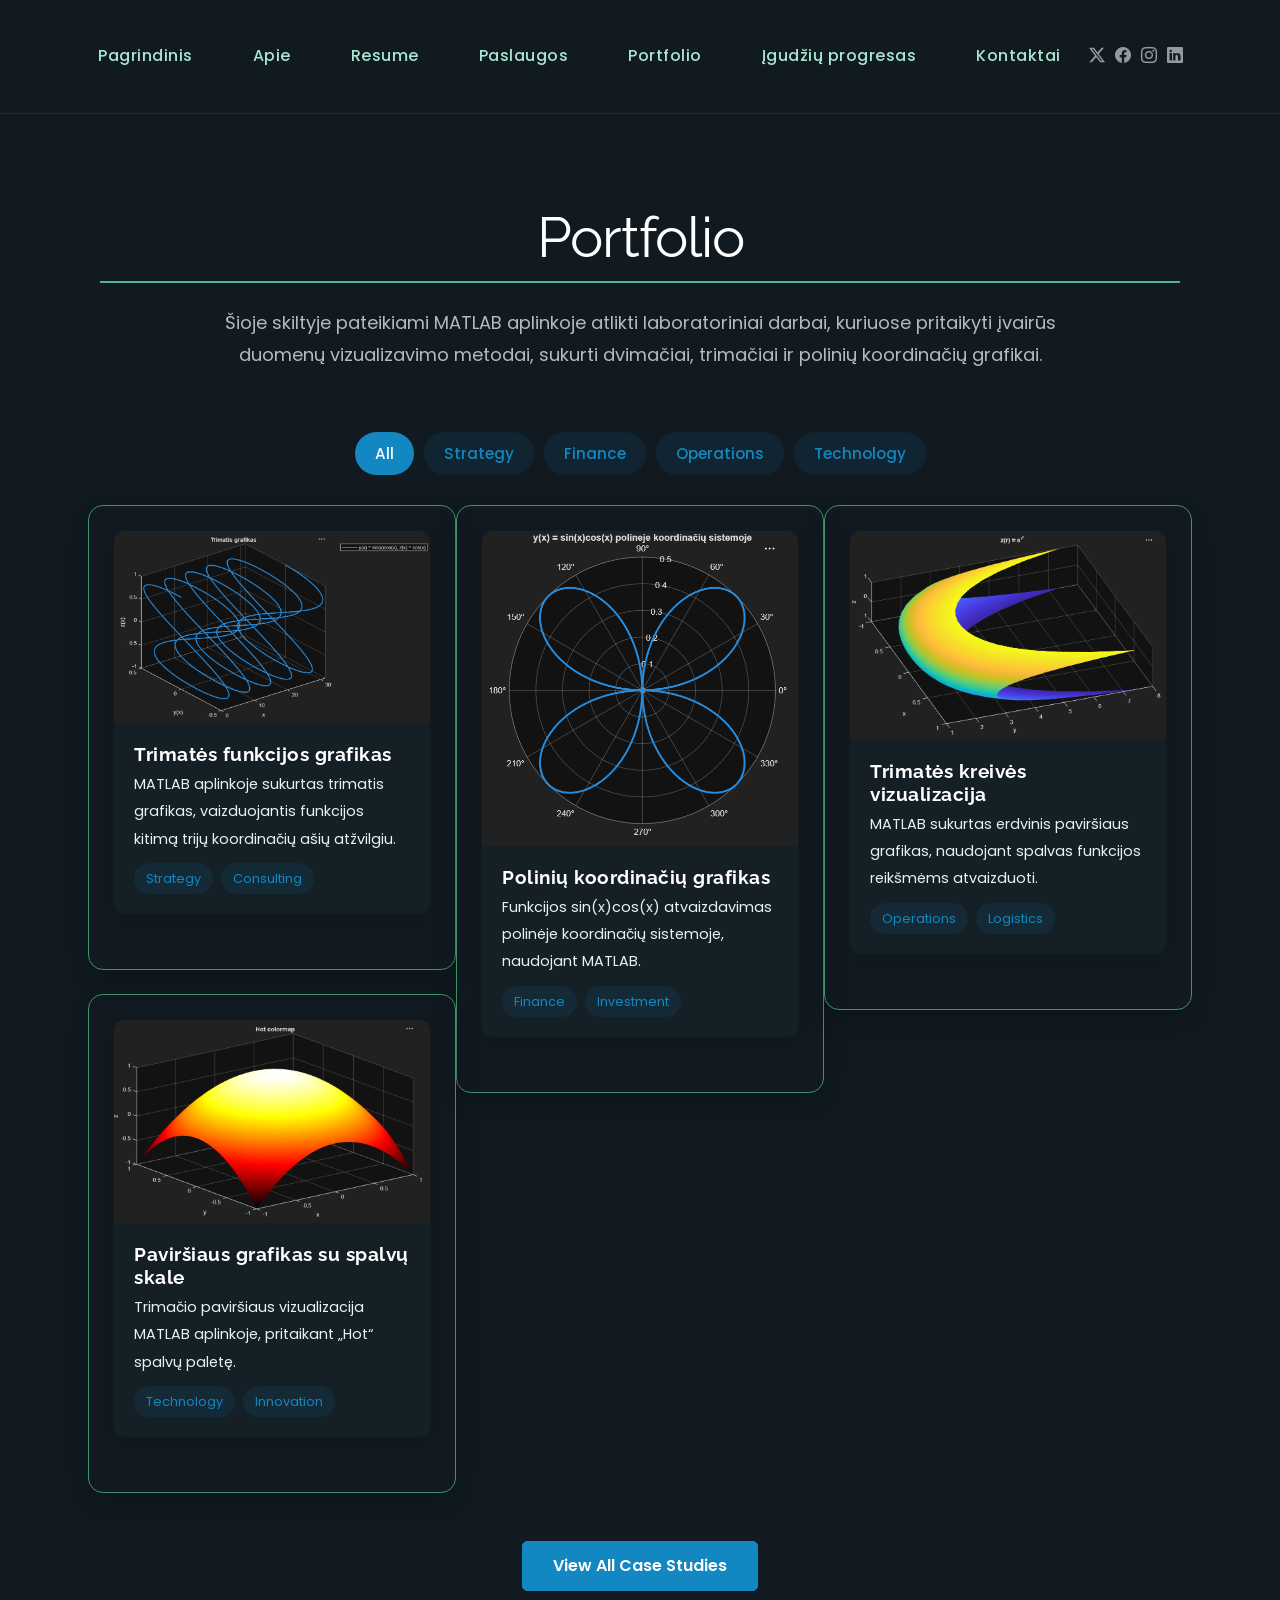
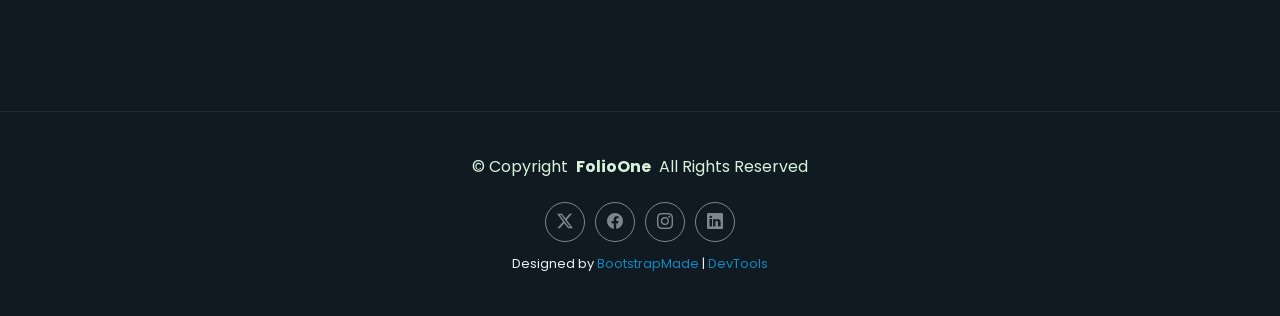
<file: portfolio.html>
<!DOCTYPE html>
<html lang="en">

<head>
  <meta charset="utf-8">
  <meta content="width=device-width, initial-scale=1.0" name="viewport">
  <title>Mano CV</title>
  <meta name="author" content="Matas">
  <meta name="description" content="Matas CV puslapis">
  <meta name="keywords" content="Matas Danilevičius, CV, elektros energetika, inžinerija">

  <!-- Favicons -->
  <link href="assets/img/favicon-32x32.png" rel="icon">
  <link href="assets/img/apple-touch-icon.png" rel="apple-touch-icon">

  <!-- Fonts -->
  <link href="https://fonts.googleapis.com" rel="preconnect">
  <link href="https://fonts.gstatic.com" rel="preconnect" crossorigin>
  <link href="https://fonts.googleapis.com/css2?family=Roboto:ital,wght@0,100;0,300;0,400;0,500;0,700;0,900;1,100;1,300;1,400;1,500;1,700;1,900&family=Poppins:ital,wght@0,100;0,200;0,300;0,400;0,500;0,600;0,700;0,800;0,900;1,100;1,200;1,300;1,400;1,500;1,600;1,700;1,800;1,900&family=Raleway:ital,wght@0,100;0,200;0,300;0,400;0,500;0,600;0,700;0,800;0,900;1,100;1,200;1,300;1,400;1,500;1,600;1,700;1,800;1,900&display=swap" rel="stylesheet">

  <!-- Vendor CSS Files -->
  <link href="assets/vendor/bootstrap/css/bootstrap.min.css" rel="stylesheet">
  <link href="assets/vendor/bootstrap-icons/bootstrap-icons.css" rel="stylesheet">
  <link href="assets/vendor/aos/aos.css" rel="stylesheet">
  <link href="assets/vendor/swiper/swiper-bundle.min.css" rel="stylesheet">
  <link href="assets/vendor/glightbox/css/glightbox.min.css" rel="stylesheet">

  <!-- Main CSS File -->
  <link href="assets/css/main.css" rel="stylesheet">
  <link href="assets/css/custom.css" rel="stylesheet">

  <!-- =======================================================
  * Template Name: FolioOne
  * Template URL: https://bootstrapmade.com/folioone-bootstrap-portfolio-website-template/
  * Updated: Aug 23 2025 with Bootstrap v5.3.7
  * Author: BootstrapMade.com
  * License: https://bootstrapmade.com/license/
  ======================================================== -->
</head>

<body class="portfolio-page">

  <header id="header" class="header d-flex align-items-center light-background sticky-top">
    <div class="container position-relative d-flex align-items-center justify-content-between">

      <!-- <a href="index.html" class="logo d-flex align-items-center me-auto me-xl-0">
      <img src="assets/img/logo.webp" alt="">
      <h1 class="sitename">FolioOne</h1> 
    </a> -->

      <nav id="navmenu" class="navmenu">
        <ul>
          <li><a href="index.html">Pagrindinis</a></li>
          <li><a href="about.html">Apie</a></li>
          <li><a href="resume.html">Resume</a></li>
          <li><a href="services.html">Paslaugos</a></li>
          <li><a href="portfolio.html">Portfolio</a></li>
          <li><a href="model.html">Įgudžių progresas</a></li>
          <li><a href="contact.html">Kontaktai</a></li>
        </ul>
        <i class="mobile-nav-toggle d-xl-none bi bi-list"></i>
      </nav>

      <div class="header-social-links">
        <a href="#" class="twitter"><i class="bi bi-twitter-x"></i></a>
        <a href="#" class="facebook"><i class="bi bi-facebook"></i></a>
        <a href="#" class="instagram"><i class="bi bi-instagram"></i></a>
        <a href="#" class="linkedin"><i class="bi bi-linkedin"></i></a>
      </div>

    </div>
  </header>

  <main class="main">

    <!-- Portfolio Section -->
    <section id="portfolio" class="portfolio section">

      <!-- Section Title -->
      <div class="container section-title" data-aos="fade-up">
        <h2>Portfolio</h2>
        <p>Šioje skiltyje pateikiami MATLAB aplinkoje atlikti laboratoriniai darbai, kuriuose pritaikyti įvairūs duomenų vizualizavimo metodai, sukurti dvimačiai, trimačiai ir polinių koordinačių grafikai.</p>
      </div><!-- End Section Title -->

      <div class="container" data-aos="fade-up" data-aos-delay="100">

        <div class="isotope-layout" data-default-filter="*" data-layout="masonry" data-sort="original-order">
          <ul class="portfolio-filters isotope-filters" data-aos="fade-up" data-aos-delay="200">
            <li data-filter="*" class="filter-active">All</li>
            <li data-filter=".filter-strategy">Strategy</li>
            <li data-filter=".filter-finance">Finance</li>
            <li data-filter=".filter-operations">Operations</li>
            <li data-filter=".filter-technology">Technology</li>
          </ul><!-- End Portfolio Filters -->

          <div class="row gy-4 isotope-container" data-aos="fade-up" data-aos-delay="300">
            <div class="col-lg-4 col-md-6 portfolio-item isotope-item filter-strategy">
              <div class="portfolio-card">
                <div class="portfolio-img">
                  <img src="assets/img/profile/1.png" alt="Trimatės funkcijos grafikas" class="img-fluid">
                  <div class="portfolio-overlay">
                    <a href="assets/img/portfolio/portfolio-1.webp" class="glightbox portfolio-lightbox"><i class="bi bi-plus"></i></a>
                    <a href="#" class="portfolio-details-link"><i class="bi bi-link"></i></a>
                  </div>
                </div>
                <div class="portfolio-info">
                  <h4>Trimatės funkcijos grafikas</h4>
                  <p>MATLAB aplinkoje sukurtas trimatis grafikas, vaizduojantis funkcijos kitimą trijų koordinačių ašių atžvilgiu.</p>
                  <div class="portfolio-tags">
                    <span>Strategy</span>
                    <span>Consulting</span>
                  </div>
                </div>
              </div>
            </div>

            <div class="col-lg-4 col-md-6 portfolio-item isotope-item filter-finance">
              <div class="portfolio-card">
                <div class="portfolio-img">
                  <img src="assets/img/profile/2.png" alt="Polinių koordinačių grafikas" class="img-fluid">
                  <div class="portfolio-overlay">
                    <a href="assets/img/portfolio/portfolio-2.webp" class="glightbox portfolio-lightbox"><i class="bi bi-plus"></i></a>
                    <a href="#" class="portfolio-details-link"><i class="bi bi-link"></i></a>
                  </div>
                </div>
                <div class="portfolio-info">
                  <h4>Polinių koordinačių grafikas</h4>
                  <p>Funkcijos sin(x)cos(x) atvaizdavimas polinėje koordinačių sistemoje, naudojant MATLAB.</p>
                  <div class="portfolio-tags">
                    <span>Finance</span>
                    <span>Investment</span>
                  </div>
                </div>
              </div>
            </div>

            <div class="col-lg-4 col-md-6 portfolio-item isotope-item filter-operations">
              <div class="portfolio-card">
                <div class="portfolio-img">
                  <img src="assets/img/profile/3.png" alt="Trimačio paviršiaus vizualizacija" class="img-fluid">
                  <div class="portfolio-overlay">
                    <a href="assets/img/portfolio/portfolio-3.webp" class="glightbox portfolio-lightbox"><i class="bi bi-plus"></i></a>
                    <a href="#" class="portfolio-details-link"><i class="bi bi-link"></i></a>
                  </div>
                </div>
                <div class="portfolio-info">
                  <h4>Trimatės kreivės vizualizacija</h4>
                  <p>MATLAB sukurtas erdvinis paviršiaus grafikas, naudojant spalvas funkcijos reikšmėms atvaizduoti.</p>
                  <div class="portfolio-tags">
                    <span>Operations</span>
                    <span>Logistics</span>
                  </div>
                </div>
              </div>
            </div>

            <div class="col-lg-4 col-md-6 portfolio-item isotope-item filter-technology">
              <div class="portfolio-card">
                <div class="portfolio-img">
                  <img src="assets/img/profile/4.png" alt="Paviršiaus grafikas su spalvų skale" class="img-fluid">
                  <div class="portfolio-overlay">
                    <a href="assets/img/portfolio/portfolio-4.webp" class="glightbox portfolio-lightbox"><i class="bi bi-plus"></i></a>
                    <a href="#" class="portfolio-details-link"><i class="bi bi-link"></i></a>
                  </div>
                </div>
                <div class="portfolio-info">
                  <h4>Paviršiaus grafikas su spalvų skale</h4>
                  <p>Trimačio paviršiaus vizualizacija MATLAB aplinkoje, pritaikant „Hot“ spalvų paletę.</p>
                  <div class="portfolio-tags">
                    <span>Technology</span>
                    <span>Innovation</span>
                  </div>
                </div>
              </div>
            </div>
          </div><!-- End Portfolio Items Container -->

        </div>

        <div class="text-center mt-5" data-aos="fade-up" data-aos-delay="400">
          <a href="#portfolio" class="btn btn-primary">View All Case Studies</a>
        </div>

      </div>

    </section><!-- /Portfolio Section -->

  </main>

  <footer id="footer" class="footer">

    <div class="container">
      <div class="copyright text-center ">
        <p>© <span>Copyright</span> <strong class="px-1 sitename">FolioOne</strong> <span>All Rights Reserved<br></span></p>
      </div>
      <div class="social-links d-flex justify-content-center">
        <a href=""><i class="bi bi-twitter-x"></i></a>
        <a href=""><i class="bi bi-facebook"></i></a>
        <a href=""><i class="bi bi-instagram"></i></a>
        <a href=""><i class="bi bi-linkedin"></i></a>
      </div>
      <div class="credits">
        <!-- All the links in the footer should remain intact. -->
        <!-- You can delete the links only if you've purchased the pro version. -->
        <!-- Licensing information: https://bootstrapmade.com/license/ -->
        <!-- Purchase the pro version with working PHP/AJAX contact form: [buy-url] -->
        Designed by <a href="https://bootstrapmade.com/">BootstrapMade</a> | <a href="https://bootstrapmade.com/tools/">DevTools</a>
      </div>
    </div>

  </footer>

  <!-- Scroll Top -->
  <a href="#" id="scroll-top" class="scroll-top d-flex align-items-center justify-content-center"><i class="bi bi-arrow-up-short"></i></a>

  <!-- Preloader -->
  <div id="preloader"></div>

  <!-- Vendor JS Files -->
  <script src="assets/vendor/bootstrap/js/bootstrap.bundle.min.js"></script>
  <script src="assets/vendor/php-email-form/validate.js"></script>
  <script src="assets/vendor/aos/aos.js"></script>
  <script src="assets/vendor/typed.js/typed.umd.js"></script>
  <script src="assets/vendor/waypoints/noframework.waypoints.js"></script>
  <script src="assets/vendor/purecounter/purecounter_vanilla.js"></script>
  <script src="assets/vendor/swiper/swiper-bundle.min.js"></script>
  <script src="assets/vendor/imagesloaded/imagesloaded.pkgd.min.js"></script>
  <script src="assets/vendor/isotope-layout/isotope.pkgd.min.js"></script>
  <script src="assets/vendor/glightbox/js/glightbox.min.js"></script>

  <!-- Main JS File -->
  <script src="assets/js/main.js"></script>

</body>

</html>
</file>
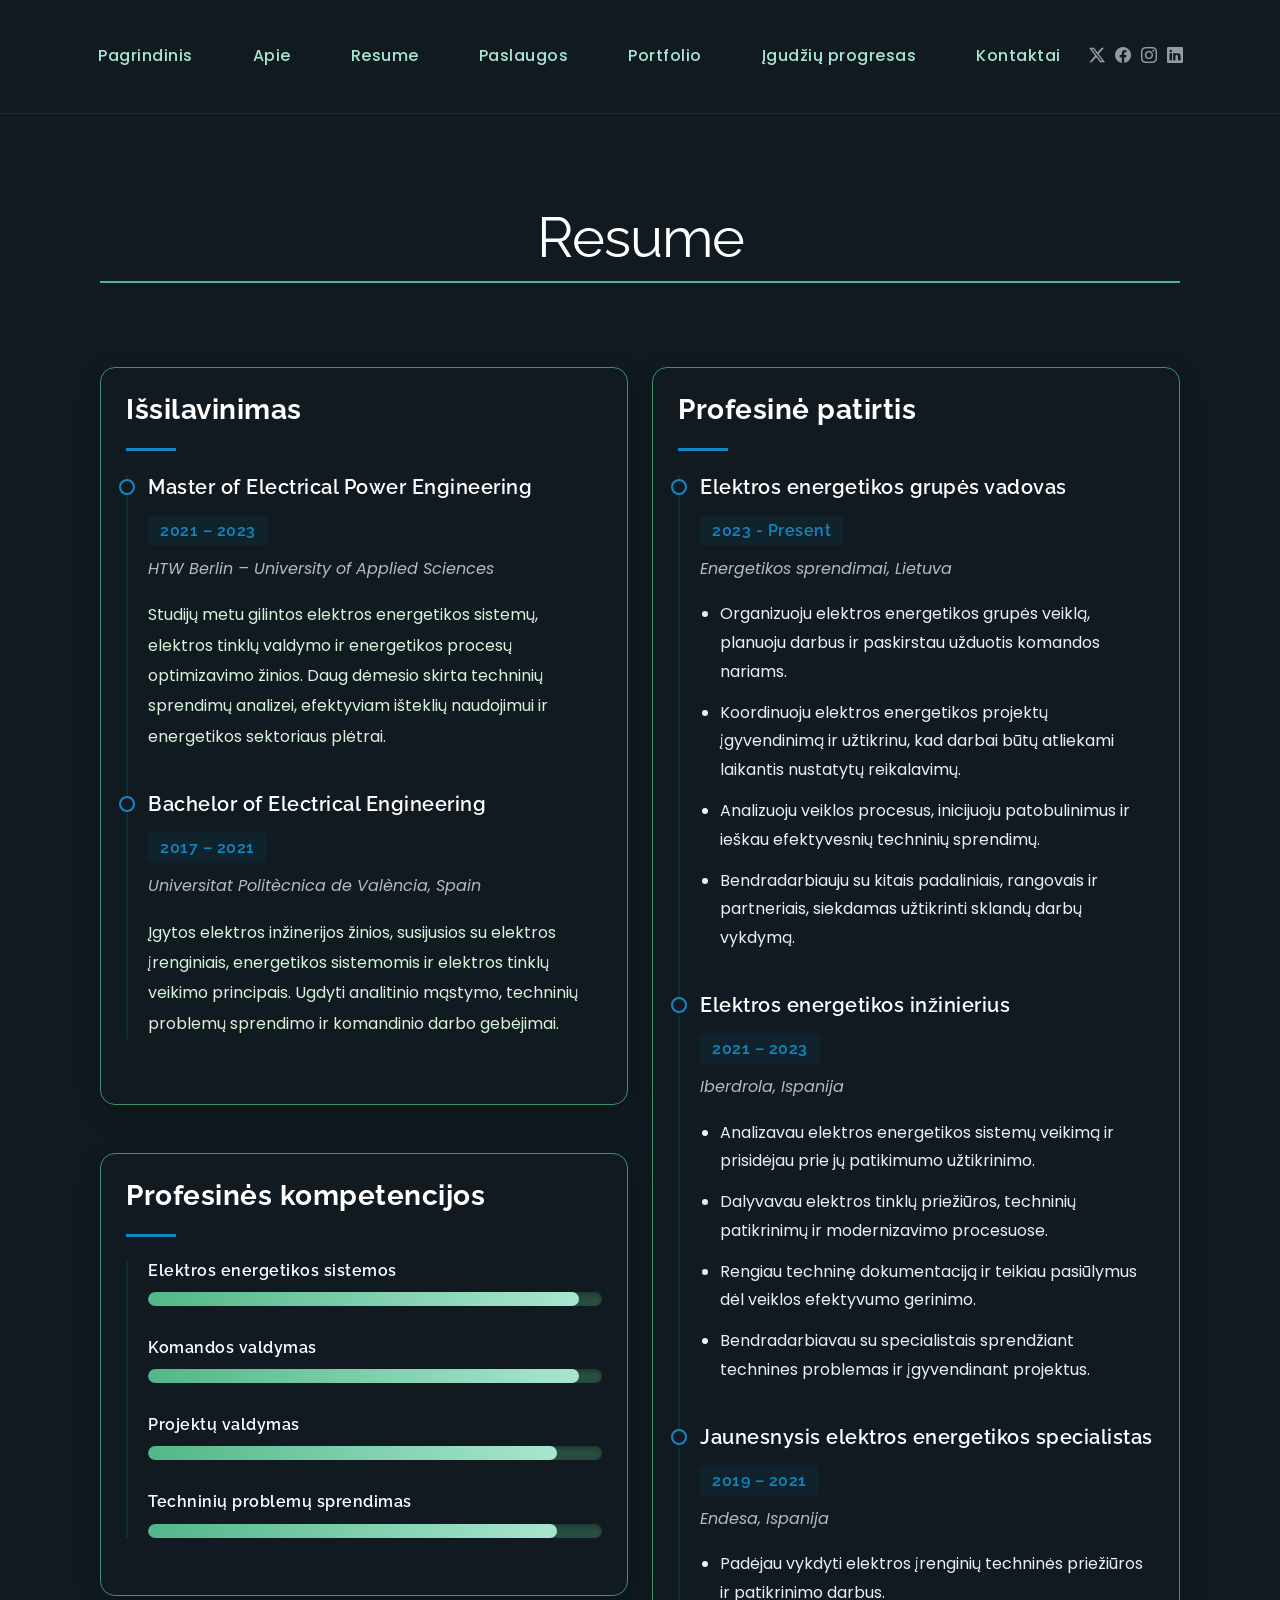
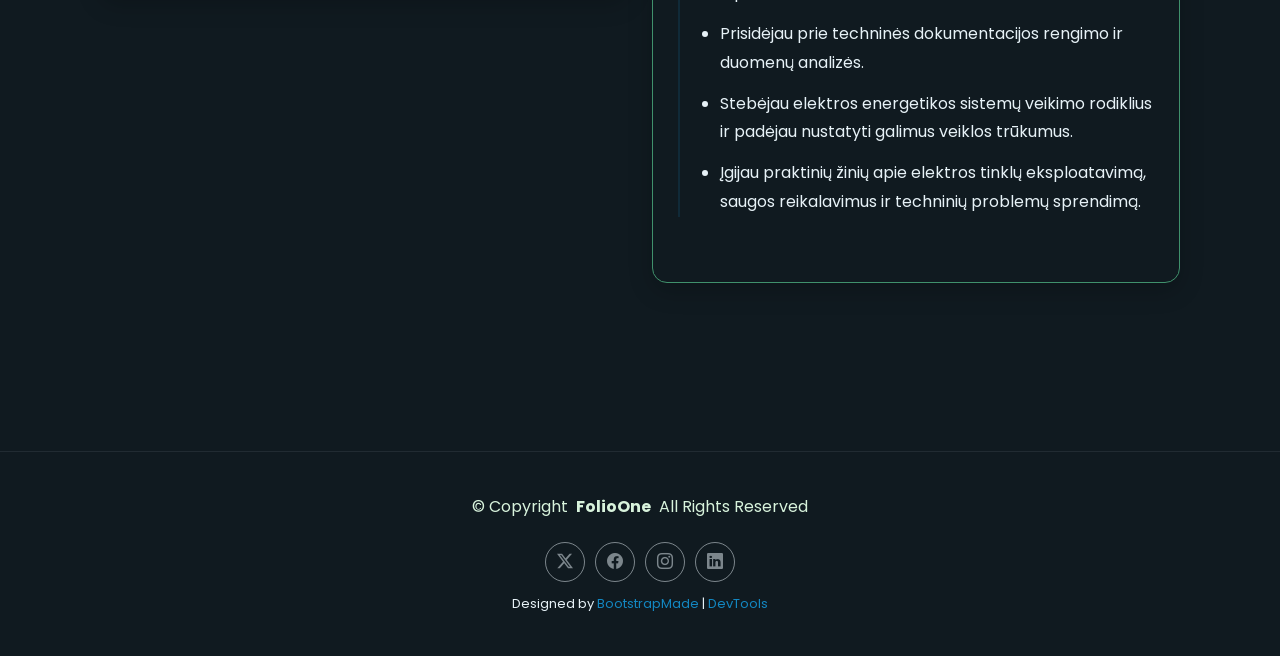
<file: resume.html>
<!DOCTYPE html>
<html lang="en">

<head>
  <meta charset="utf-8">
  <meta content="width=device-width, initial-scale=1.0" name="viewport">
  <title>Mano CV</title>
  <meta name="author" content="Matas">
  <meta name="description" content="Matas CV puslapis">
  <meta name="keywords" content="Matas Danilevičius, CV, elektros energetika, inžinerija">

  <!-- Favicons -->
  <link href="assets/img/favicon-32x32.png" rel="icon">
  <link href="assets/img/apple-touch-icon.png" rel="apple-touch-icon">

  <!-- Fonts -->
  <link href="https://fonts.googleapis.com" rel="preconnect">
  <link href="https://fonts.gstatic.com" rel="preconnect" crossorigin>
  <link href="https://fonts.googleapis.com/css2?family=Roboto:ital,wght@0,100;0,300;0,400;0,500;0,700;0,900;1,100;1,300;1,400;1,500;1,700;1,900&family=Poppins:ital,wght@0,100;0,200;0,300;0,400;0,500;0,600;0,700;0,800;0,900;1,100;1,200;1,300;1,400;1,500;1,600;1,700;1,800;1,900&family=Raleway:ital,wght@0,100;0,200;0,300;0,400;0,500;0,600;0,700;0,800;0,900;1,100;1,200;1,300;1,400;1,500;1,600;1,700;1,800;1,900&display=swap" rel="stylesheet">

  <!-- Vendor CSS Files -->
  <link href="assets/vendor/bootstrap/css/bootstrap.min.css" rel="stylesheet">
  <link href="assets/vendor/bootstrap-icons/bootstrap-icons.css" rel="stylesheet">
  <link href="assets/vendor/aos/aos.css" rel="stylesheet">
  <link href="assets/vendor/swiper/swiper-bundle.min.css" rel="stylesheet">
  <link href="assets/vendor/glightbox/css/glightbox.min.css" rel="stylesheet">

  <!-- Main CSS File -->
  <link href="assets/css/main.css" rel="stylesheet">
  <link href="assets/css/custom.css" rel="stylesheet">

  <!-- =======================================================
  * Template Name: FolioOne
  * Template URL: https://bootstrapmade.com/folioone-bootstrap-portfolio-website-template/
  * Updated: Aug 23 2025 with Bootstrap v5.3.7
  * Author: BootstrapMade.com
  * License: https://bootstrapmade.com/license/
  ======================================================== -->
</head>

<body class="resume-page">

  <header id="header" class="header d-flex align-items-center light-background sticky-top">
    <div class="container position-relative d-flex align-items-center justify-content-between">

      <!-- <a href="index.html" class="logo d-flex align-items-center me-auto me-xl-0">
      <img src="assets/img/logo.webp" alt="">
      <h1 class="sitename">FolioOne</h1> 
    </a> -->

      <nav id="navmenu" class="navmenu">
        <ul>
          <li><a href="index.html">Pagrindinis</a></li>
          <li><a href="about.html">Apie</a></li>
          <li><a href="resume.html">Resume</a></li>
          <li><a href="services.html">Paslaugos</a></li>
          <li><a href="portfolio.html">Portfolio</a></li>
          <li><a href="model.html">Įgudžių progresas</a></li>
          <li><a href="contact.html">Kontaktai</a></li>
        </ul>
        <i class="mobile-nav-toggle d-xl-none bi bi-list"></i>
      </nav>

      <div class="header-social-links">
        <a href="#" class="twitter"><i class="bi bi-twitter-x"></i></a>
        <a href="#" class="facebook"><i class="bi bi-facebook"></i></a>
        <a href="#" class="instagram"><i class="bi bi-instagram"></i></a>
        <a href="#" class="linkedin"><i class="bi bi-linkedin"></i></a>
      </div>

    </div>
  </header>

  <main class="main">

    <!-- Resume Section -->
    <section id="resume" class="resume section">

      <!-- Section Title -->
      <div class="container section-title" data-aos="fade-up">
        <h2>Resume</h2>
      </div><!-- End Section Title -->

      <div class="container" data-aos="fade-up" data-aos-delay="100">

        <div class="row">
          <div class="col-lg-6">

            <!-- Education Section -->
            <div class="resume-item" data-aos="fade-up">
              <h3 class="resume-title">Išsilavinimas</h3>

              <div class="resume-content">
                <article class="education-item">
                  <h4>Master of Electrical Power Engineering</h4>
                  <h5>2021 – 2023</h5>
                  <p class="institution"><em>HTW Berlin – University of Applied Sciences</em></p>
                  <p>Studijų metu gilintos elektros energetikos sistemų, elektros tinklų valdymo ir energetikos procesų optimizavimo žinios. Daug dėmesio skirta techninių sprendimų analizei, efektyviam išteklių naudojimui ir energetikos sektoriaus plėtrai.</p>
                </article>

                <article class="education-item">
                  <h4>Bachelor of Electrical Engineering</h4>
                  <h5>2017 – 2021</h5>
                  <p class="institution"><em>Universitat Politècnica de València, Spain</em></p>
                  <p>Įgytos elektros inžinerijos žinios, susijusios su elektros įrenginiais, energetikos sistemomis ir elektros tinklų veikimo principais. Ugdyti analitinio mąstymo, techninių problemų sprendimo ir komandinio darbo gebėjimai.</p>
                </article>
              </div>
            </div><!-- End Education Section -->

            <!-- Professional Skills Section -->
            <div class="resume-item skills-animation" data-aos="fade-up">
              <h3 class="resume-title">Profesinės kompetencijos</h3>

              <div class="resume-content">
                <div class="skill-item">
                  <h4>Elektros energetikos sistemos</h4>
                  <div class="progress">
                    <div class="progress-bar" role="progressbar" aria-valuenow="95" aria-valuemin="0" aria-valuemax="100"></div>
                  </div>
                </div>

                <div class="skill-item">
                  <h4>Komandos valdymas</h4>
                  <div class="progress">
                    <div class="progress-bar" role="progressbar" aria-valuenow="95" aria-valuemin="0" aria-valuemax="100"></div>
                  </div>
                </div>

                <div class="skill-item">
                  <h4>Projektų valdymas</h4>
                  <div class="progress">
                    <div class="progress-bar" role="progressbar" aria-valuenow="90" aria-valuemin="0" aria-valuemax="100"></div>
                  </div>
                </div>

                <div class="skill-item">
                  <h4>Techninių problemų sprendimas</h4>
                  <div class="progress">
                    <div class="progress-bar" role="progressbar" aria-valuenow="90" aria-valuemin="0" aria-valuemax="100"></div>
                  </div>
                </div>
              </div>
            </div><!-- End Professional Skills Section -->
          </div>

          <div class="col-lg-6">
            <!-- Experience Section -->
            <div class="resume-item" data-aos="fade-up" data-aos-delay="100">
              <h3 class="resume-title">Profesinė patirtis</h3>

              <div class="resume-content">
                <article class="experience-item">
                  <h4>Elektros energetikos grupės vadovas</h4>
                  <h5>2023 - Present</h5>
                  <p class="company"><em>Energetikos sprendimai, Lietuva</em></p>
                  <ul>
                    <li>Organizuoju elektros energetikos grupės veiklą, planuoju darbus ir paskirstau užduotis komandos nariams.</li>
                    <li>Koordinuoju elektros energetikos projektų įgyvendinimą ir užtikrinu, kad darbai būtų atliekami laikantis nustatytų reikalavimų.</li>
                    <li>Analizuoju veiklos procesus, inicijuoju patobulinimus ir ieškau efektyvesnių techninių sprendimų.</li>
                    <li>Bendradarbiauju su kitais padaliniais, rangovais ir partneriais, siekdamas užtikrinti sklandų darbų vykdymą.</li>
                  </ul>
                </article>

                <article class="experience-item">
                  <h4>Elektros energetikos inžinierius</h4>
                  <h5>2021 – 2023</h5>
                  <p class="company"><em>Iberdrola, Ispanija</em></p>
                  <ul>
                    <li>Analizavau elektros energetikos sistemų veikimą ir prisidėjau prie jų patikimumo užtikrinimo.</li>
                    <li>Dalyvavau elektros tinklų priežiūros, techninių patikrinimų ir modernizavimo procesuose.</li>
                    <li>Rengiau techninę dokumentaciją ir teikiau pasiūlymus dėl veiklos efektyvumo gerinimo.</li>
                    <li>Bendradarbiavau su specialistais sprendžiant technines problemas ir įgyvendinant projektus.</li>
                  </ul>
                </article>

                <article class="experience-item">
                  <h4>Jaunesnysis elektros energetikos specialistas</h4>
                  <h5>2019 – 2021</h5>
                  <p class="company"><em>Endesa, Ispanija</em></p>
                  <ul>
                    <li>Padėjau vykdyti elektros įrenginių techninės priežiūros ir patikrinimo darbus.</li>
                    <li>Prisidėjau prie techninės dokumentacijos rengimo ir duomenų analizės.</li>
                    <li>Stebėjau elektros energetikos sistemų veikimo rodiklius ir padėjau nustatyti galimus veiklos trūkumus.</li>
                    <li>Įgijau praktinių žinių apie elektros tinklų eksploatavimą, saugos reikalavimus ir techninių problemų sprendimą.</li>
                  </ul>
                </article>
              </div>
            </div><!-- End Experience Section -->
          </div>
        </div>

      </div>

    </section><!-- /Resume Section -->

  </main>

  <footer id="footer" class="footer">

    <div class="container">
      <div class="copyright text-center ">
        <p>© <span>Copyright</span> <strong class="px-1 sitename">FolioOne</strong> <span>All Rights Reserved<br></span></p>
      </div>
      <div class="social-links d-flex justify-content-center">
        <a href=""><i class="bi bi-twitter-x"></i></a>
        <a href=""><i class="bi bi-facebook"></i></a>
        <a href=""><i class="bi bi-instagram"></i></a>
        <a href=""><i class="bi bi-linkedin"></i></a>
      </div>
      <div class="credits">
        <!-- All the links in the footer should remain intact. -->
        <!-- You can delete the links only if you've purchased the pro version. -->
        <!-- Licensing information: https://bootstrapmade.com/license/ -->
        <!-- Purchase the pro version with working PHP/AJAX contact form: [buy-url] -->
        Designed by <a href="https://bootstrapmade.com/">BootstrapMade</a> | <a href="https://bootstrapmade.com/tools/">DevTools</a>
      </div>
    </div>

  </footer>

  <!-- Scroll Top -->
  <a href="#" id="scroll-top" class="scroll-top d-flex align-items-center justify-content-center"><i class="bi bi-arrow-up-short"></i></a>

  <!-- Preloader -->
  <div id="preloader"></div>

  <!-- Vendor JS Files -->
  <script src="assets/vendor/bootstrap/js/bootstrap.bundle.min.js"></script>
  <script src="assets/vendor/php-email-form/validate.js"></script>
  <script src="assets/vendor/aos/aos.js"></script>
  <script src="assets/vendor/typed.js/typed.umd.js"></script>
  <script src="assets/vendor/waypoints/noframework.waypoints.js"></script>
  <script src="assets/vendor/purecounter/purecounter_vanilla.js"></script>
  <script src="assets/vendor/swiper/swiper-bundle.min.js"></script>
  <script src="assets/vendor/imagesloaded/imagesloaded.pkgd.min.js"></script>
  <script src="assets/vendor/isotope-layout/isotope.pkgd.min.js"></script>
  <script src="assets/vendor/glightbox/js/glightbox.min.js"></script>

  <!-- Main JS File -->
  <script src="assets/js/main.js"></script>

</body>

</html>
</file>
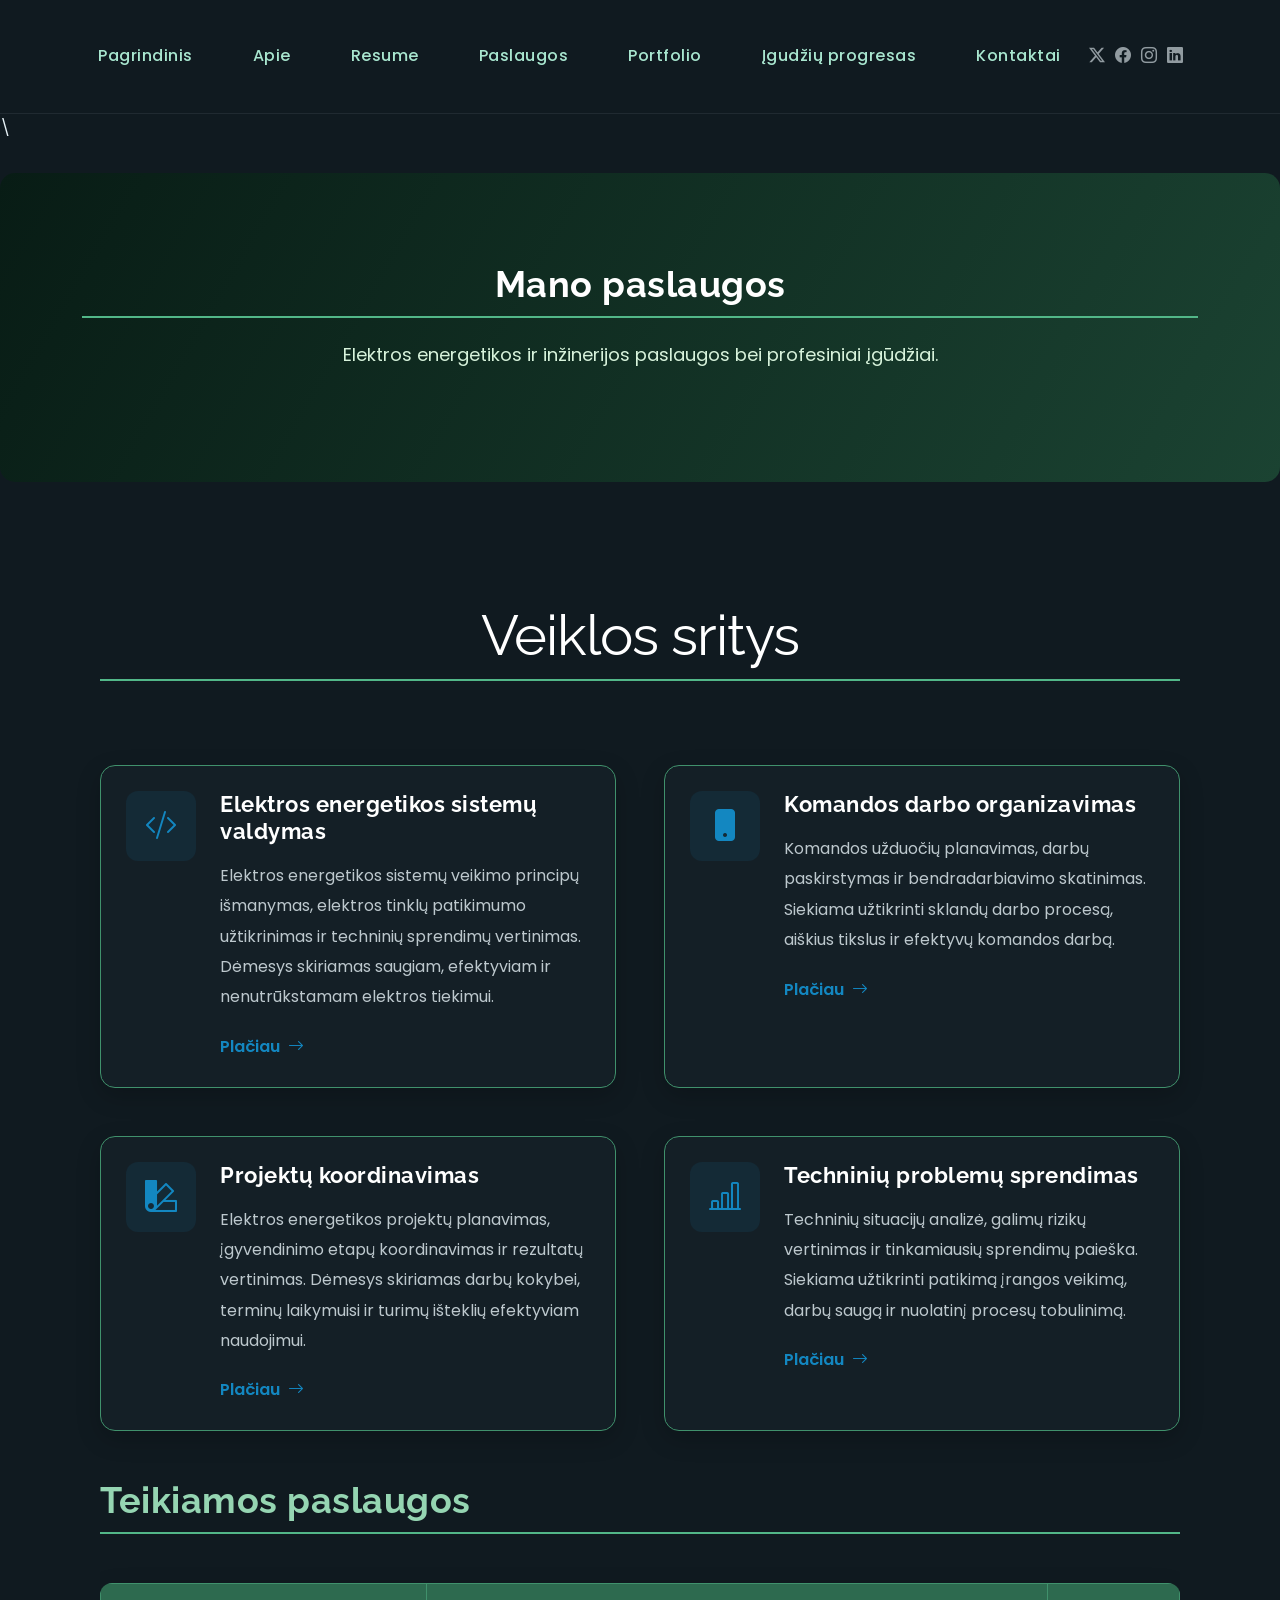
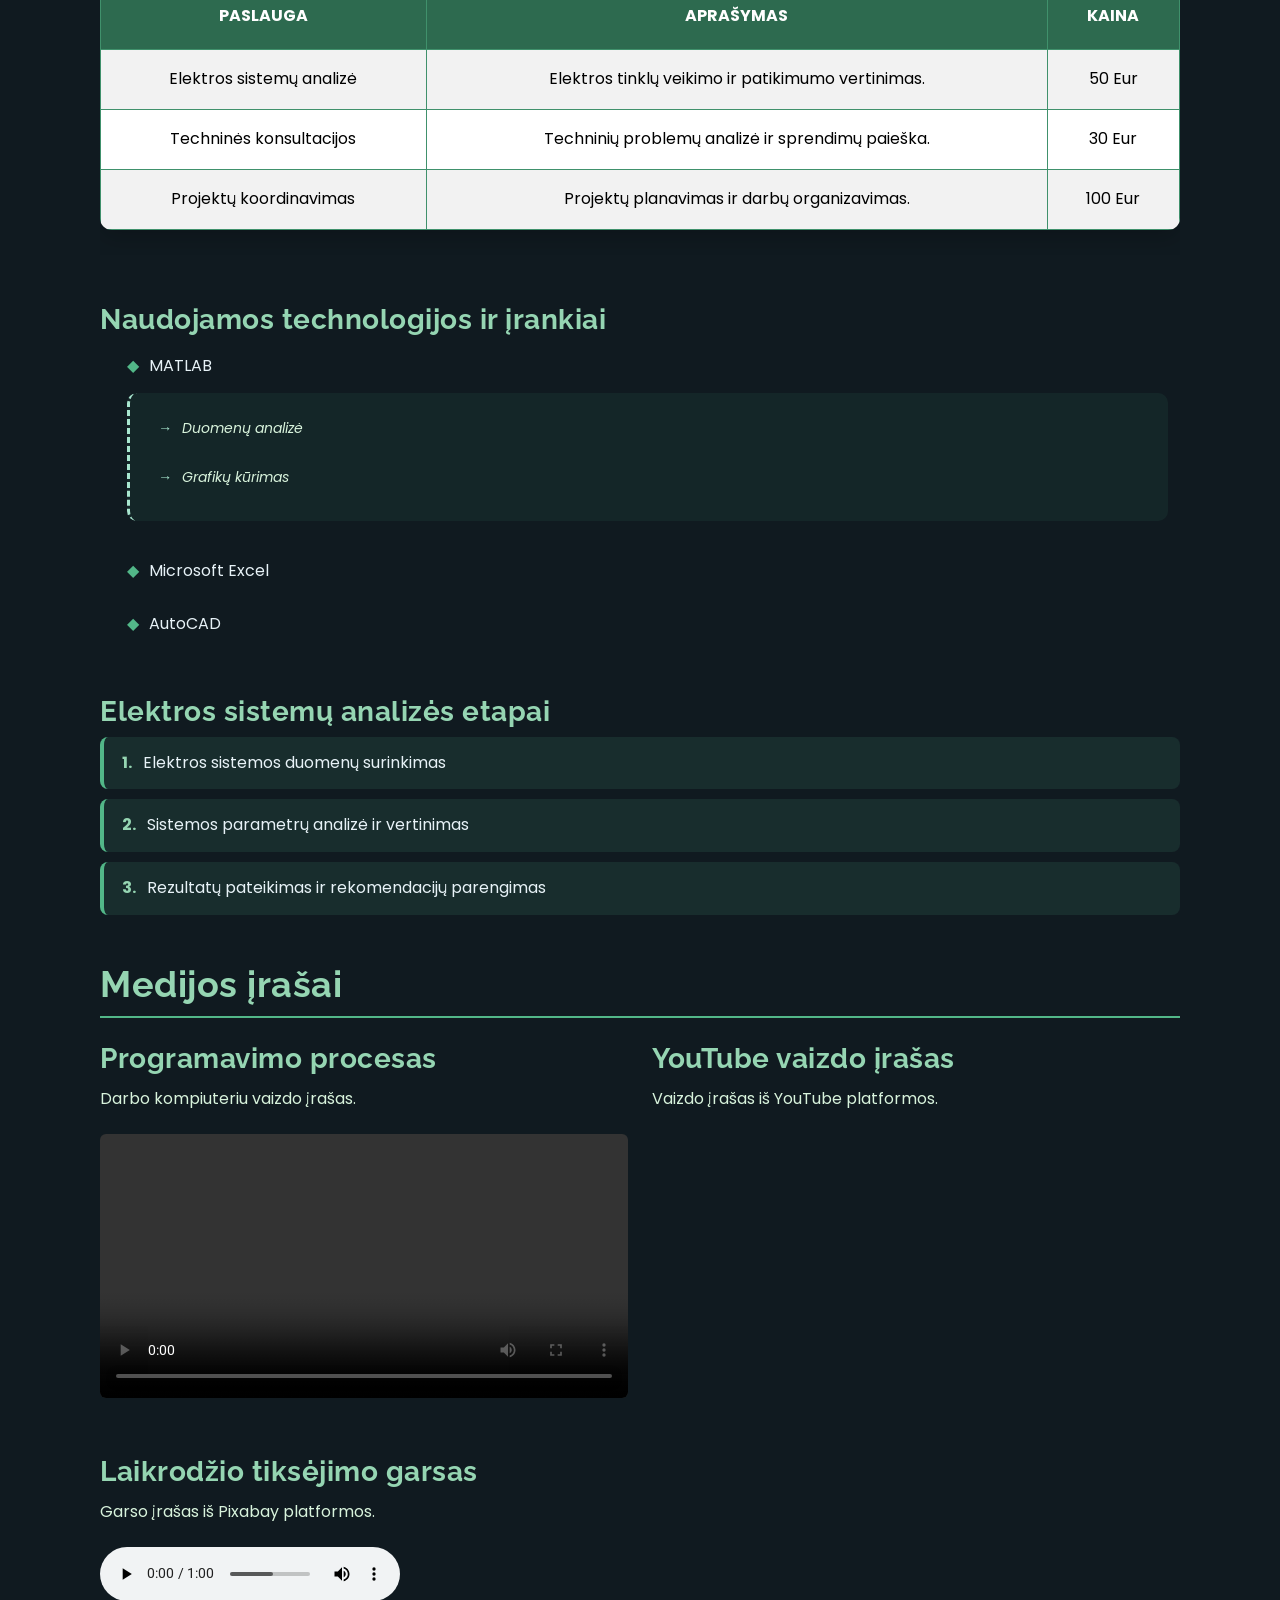
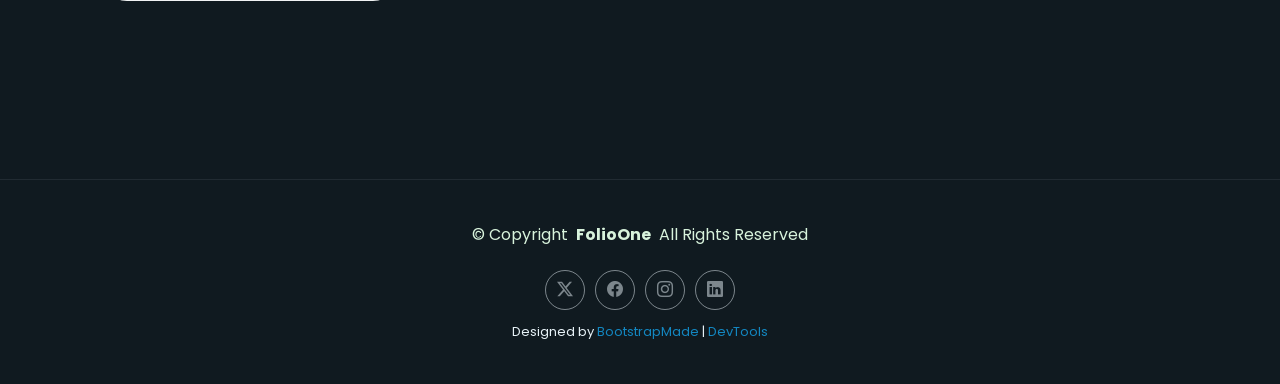
<file: services.html>
<!DOCTYPE html>
<html lang="en">

<head>
  <meta charset="utf-8">
  <meta content="width=device-width, initial-scale=1.0" name="viewport">
  <title>Mano CV</title>
  <meta name="author" content="Matas">
  <meta name="description" content="Matas CV puslapis">
  <meta name="keywords" content="Matas Danilevičius, CV, elektros energetika, inžinerija">

  <!-- Favicons -->
  <link href="assets/img/favicon-32x32.png" rel="icon">
  <link href="assets/img/apple-touch-icon.png" rel="apple-touch-icon">

  <!-- Fonts -->
  <link href="https://fonts.googleapis.com" rel="preconnect">
  <link href="https://fonts.gstatic.com" rel="preconnect" crossorigin>
  <link href="https://fonts.googleapis.com/css2?family=Roboto:ital,wght@0,100;0,300;0,400;0,500;0,700;0,900;1,100;1,300;1,400;1,500;1,700;1,900&family=Poppins:ital,wght@0,100;0,200;0,300;0,400;0,500;0,600;0,700;0,800;0,900;1,100;1,200;1,300;1,400;1,500;1,600;1,700;1,800;1,900&family=Raleway:ital,wght@0,100;0,200;0,300;0,400;0,500;0,600;0,700;0,800;0,900;1,100;1,200;1,300;1,400;1,500;1,600;1,700;1,800;1,900&display=swap" rel="stylesheet">

  <!-- Vendor CSS Files -->
  <link href="assets/vendor/bootstrap/css/bootstrap.min.css" rel="stylesheet">
  <link href="assets/vendor/bootstrap-icons/bootstrap-icons.css" rel="stylesheet">
  <link href="assets/vendor/aos/aos.css" rel="stylesheet">
  <link href="assets/vendor/swiper/swiper-bundle.min.css" rel="stylesheet">
  <link href="assets/vendor/glightbox/css/glightbox.min.css" rel="stylesheet">

  <!-- Main CSS File -->
  <link href="assets/css/main.css" rel="stylesheet">
  <link href="assets/css/custom.css" rel="stylesheet">

  <!-- =======================================================
  * Template Name: FolioOne
  * Template URL: https://bootstrapmade.com/folioone-bootstrap-portfolio-website-template/
  * Updated: Aug 23 2025 with Bootstrap v5.3.7
  * Author: BootstrapMade.com
  * License: https://bootstrapmade.com/license/
  ======================================================== -->
</head>

<body class="services-page">

  <header id="header" class="header d-flex align-items-center light-background sticky-top">
    <div class="container position-relative d-flex align-items-center justify-content-between">

      <!-- <a href="index.html" class="logo d-flex align-items-center me-auto me-xl-0">
      <img src="assets/img/logo.webp" alt="">
      <h1 class="sitename">FolioOne</h1> 
    </a> -->

      <nav id="navmenu" class="navmenu">
        <ul>
          <li><a href="index.html">Pagrindinis</a></li>
          <li><a href="about.html">Apie</a></li>
          <li><a href="resume.html">Resume</a></li>
          <li><a href="services.html">Paslaugos</a></li>
          <li><a href="portfolio.html">Portfolio</a></li>
          <li><a href="model.html">Įgudžių progresas</a></li>
          <li><a href="contact.html">Kontaktai</a></li>
        </ul>
        <i class="mobile-nav-toggle d-xl-none bi bi-list"></i>
      </nav>

      <div class="header-social-links">
        <a href="#" class="twitter"><i class="bi bi-twitter-x"></i></a>
        <a href="#" class="facebook"><i class="bi bi-facebook"></i></a>
        <a href="#" class="instagram"><i class="bi bi-instagram"></i></a>
        <a href="#" class="linkedin"><i class="bi bi-linkedin"></i></a>
      </div>

    </div>
  </header>

  <main class="main">\

<!-- 10 LAB - ANIMUOTAS GRADIENTAS -->
<section class="animated-gradient-section">
  <div class="container">
    <h2>Mano paslaugos</h2>
    <p>
      Elektros energetikos ir inžinerijos
      paslaugos bei profesiniai įgūdžiai.
    </p>
  </div>
</section>


    <!-- Services Section -->
    <section id="services" class="services section">

      <!-- Section Title -->
      <div class="container section-title" data-aos="fade-up">
        <h2>Veiklos sritys</h2>
      </div><!-- End Section Title -->

      <div class="container" data-aos="fade-up" data-aos-delay="100">

        <div class="row justify-content-center g-5">

          <div class="col-md-6" data-aos="fade-right" data-aos-delay="100">
            <div class="service-item">
              <div class="service-icon">
                <i class="bi bi-code-slash"></i>
              </div>
              <div class="service-content">
                <h3>Elektros energetikos sistemų valdymas</h3>
                <p>Elektros energetikos sistemų veikimo principų išmanymas, elektros tinklų patikimumo užtikrinimas ir techninių sprendimų vertinimas. Dėmesys skiriamas saugiam, efektyviam ir nenutrūkstamam elektros tiekimui.</p>
                <a href="" class="service-link">
                  <span>Plačiau</span>
                  <i class="bi bi-arrow-right"></i>
                </a>
              </div>
            </div>
          </div><!-- End Service Item -->

          <div class="col-md-6" data-aos="fade-left" data-aos-delay="100">
            <div class="service-item">
              <div class="service-icon">
                <i class="bi bi-phone-fill"></i>
              </div>
              <div class="service-content">
                <h3>Komandos darbo organizavimas</h3>
                <p>Komandos užduočių planavimas, darbų paskirstymas ir bendradarbiavimo skatinimas. Siekiama užtikrinti sklandų darbo procesą, aiškius tikslus ir efektyvų komandos darbą.</p>
                <a href="" class="service-link">
                  <span>Plačiau</span>
                  <i class="bi bi-arrow-right"></i>
                </a>
              </div>
            </div>
          </div><!-- End Service Item -->

          <div class="col-md-6" data-aos="fade-right" data-aos-delay="200">
            <div class="service-item">
              <div class="service-icon">
                <i class="bi bi-palette2"></i>
              </div>
              <div class="service-content">
                <h3>Projektų koordinavimas</h3>
                <p>Elektros energetikos projektų planavimas, įgyvendinimo etapų koordinavimas ir rezultatų vertinimas. Dėmesys skiriamas darbų kokybei, terminų laikymuisi ir turimų išteklių efektyviam naudojimui.</p>
                <a href="" class="service-link">
                  <span>Plačiau</span>
                  <i class="bi bi-arrow-right"></i>
                </a>
              </div>
            </div>
          </div><!-- End Service Item -->

          <div class="col-md-6" data-aos="fade-left" data-aos-delay="200">
            <div class="service-item">
              <div class="service-icon">
                <i class="bi bi-bar-chart-line"></i>
              </div>
              <div class="service-content">
                <h3>Techninių problemų sprendimas</h3>
                <p>Techninių situacijų analizė, galimų rizikų vertinimas ir tinkamiausių sprendimų paieška. Siekiama užtikrinti patikimą įrangos veikimą, darbų saugą ir nuolatinį procesų tobulinimą.</p>
                <a href="" class="service-link">
                  <span>Plačiau</span>
                  <i class="bi bi-arrow-right"></i>
                </a>
              </div>
            </div>
          </div><!-- End Service Item -->

        </div>

      </div>

      
<!-- Paslaugų lentelė -->
<div class="container mt-5" data-aos="fade-up">

  <h2 class="mb-4">Teikiamos paslaugos</h2>

  <div class="table-responsive">
    <table class="table table-bordered table-striped align-middle">
      <thead class="table-dark">
        <tr>
          <th>Paslauga</th>
          <th>Aprašymas</th>
          <th>Kaina</th>
        </tr>
      </thead>
      <tbody>
        <tr>
          <td>Elektros sistemų analizė</td>
          <td>Elektros tinklų veikimo ir patikimumo vertinimas.</td>
          <td>50 Eur</td>
        </tr>
        <tr>
          <td>Techninės konsultacijos</td>
          <td>Techninių problemų analizė ir sprendimų paieška.</td>
          <td>30 Eur</td>
        </tr>
        <tr>
          <td>Projektų koordinavimas</td>
          <td>Projektų planavimas ir darbų organizavimas.</td>
          <td>100 Eur</td>
        </tr>
      </tbody>
    </table>
  </div>

  <!-- Nenumeruotas sąrašas -->
  <h3 class="mt-5">Naudojamos technologijos ir įrankiai</h3>

  <ul>
    <li>MATLAB
      <ul>
        <li>Duomenų analizė</li>
        <li>Grafikų kūrimas</li>
      </ul>
    </li>
    <li>Microsoft Excel</li>
    <li>AutoCAD</li>
  </ul>

  <!-- Numeruotas sąrašas -->
  <h3 class="mt-5">Elektros sistemų analizės etapai</h3>

  <ol>
    <li>Elektros sistemos duomenų surinkimas</li>
    <li>Sistemos parametrų analizė ir vertinimas</li>
    <li>Rezultatų pateikimas ir rekomendacijų parengimas</li>
  </ol>

</div>


<!-- Papildoma užduotis: medijos įrašai -->
<div class="container mt-5 mb-5" data-aos="fade-up">

  <h2 class="mb-4">Medijos įrašai</h2>

  <div class="row g-4">

    <!-- 1. Pexels vaizdo įrašas -->
    <div class="col-md-6">
      <h3>Programavimo procesas</h3>
      <p>Darbo kompiuteriu vaizdo įrašas.</p>

      <video controls class="w-100 rounded">
        <source src="assets/media/video.mp4"
                type="video/mp4">
        Jūsų naršyklė nepalaiko vaizdo įrašų.
      </video>
    </div>

    <!-- 2. YouTube vaizdo įrašas -->
    <div class="col-md-6">
      <h3>YouTube vaizdo įrašas</h3>
      <p>Vaizdo įrašas iš YouTube platformos.</p>

      <div class="ratio ratio-16x9">
        <iframe
          src="https://www.youtube.com/embed/BoUVIhtqjAw"
          title="YouTube vaizdo įrašas"
          allowfullscreen>
        </iframe>
      </div>
    </div>

    <!-- 3. Garso įrašas -->
    <div class="col-12">
      <h3>Laikrodžio tiksėjimo garsas</h3>
      <p>Garso įrašas iš Pixabay platformos.</p>

      <audio controls>
        <source src="assets/media/laikrodis.mp3"
                type="audio/mpeg">
        Jūsų naršyklė nepalaiko garso įrašų.
      </audio>
    </div>

  </div>
</div>
<!-- Papildomos užduoties pabaiga -->


    </section><!-- /Services Section -->

  </main>

  <footer id="footer" class="footer">

    <div class="container">
      <div class="copyright text-center ">
        <p>© <span>Copyright</span> <strong class="px-1 sitename">FolioOne</strong> <span>All Rights Reserved<br></span></p>
      </div>
      <div class="social-links d-flex justify-content-center">
        <a href=""><i class="bi bi-twitter-x"></i></a>
        <a href=""><i class="bi bi-facebook"></i></a>
        <a href=""><i class="bi bi-instagram"></i></a>
        <a href=""><i class="bi bi-linkedin"></i></a>
      </div>
      <div class="credits">
        <!-- All the links in the footer should remain intact. -->
        <!-- You can delete the links only if you've purchased the pro version. -->
        <!-- Licensing information: https://bootstrapmade.com/license/ -->
        <!-- Purchase the pro version with working PHP/AJAX contact form: [buy-url] -->
        Designed by <a href="https://bootstrapmade.com/">BootstrapMade</a> | <a href="https://bootstrapmade.com/tools/">DevTools</a>
      </div>
    </div>

  </footer>

  <!-- Scroll Top -->
  <a href="#" id="scroll-top" class="scroll-top d-flex align-items-center justify-content-center"><i class="bi bi-arrow-up-short"></i></a>

  <!-- Preloader -->
  <div id="preloader"></div>

  <!-- Vendor JS Files -->
  <script src="assets/vendor/bootstrap/js/bootstrap.bundle.min.js"></script>
  <script src="assets/vendor/php-email-form/validate.js"></script>
  <script src="assets/vendor/aos/aos.js"></script>
  <script src="assets/vendor/typed.js/typed.umd.js"></script>
  <script src="assets/vendor/waypoints/noframework.waypoints.js"></script>
  <script src="assets/vendor/purecounter/purecounter_vanilla.js"></script>
  <script src="assets/vendor/swiper/swiper-bundle.min.js"></script>
  <script src="assets/vendor/imagesloaded/imagesloaded.pkgd.min.js"></script>
  <script src="assets/vendor/isotope-layout/isotope.pkgd.min.js"></script>
  <script src="assets/vendor/glightbox/js/glightbox.min.js"></script>

  <!-- Main JS File -->
  <script src="assets/js/main.js"></script>

</body>

</html>
</file>
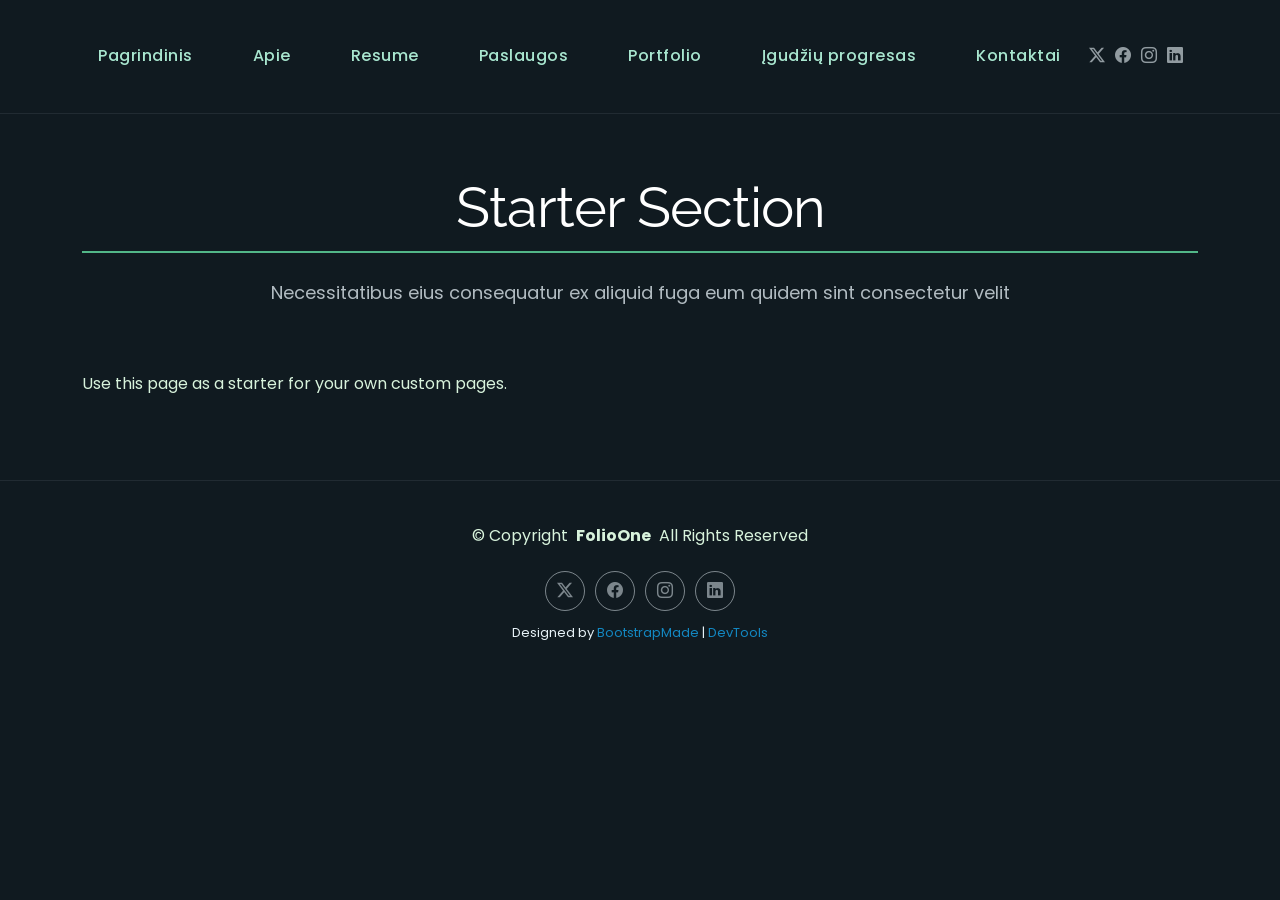
<file: starter-page.html>
<!DOCTYPE html>
<html lang="en">

<head>
  <meta charset="utf-8">
  <meta content="width=device-width, initial-scale=1.0" name="viewport">
  <title>Mano CV</title>
  <meta name="author" content="Matas">
  <meta name="description" content="Matas CV puslapis">
  <meta name="keywords" content="Matas Danilevičius, CV, elektros energetika, inžinerija">

  <!-- Favicons -->
  <link href="assets/img/favicon-32x32.png" rel="icon">
  <link href="assets/img/apple-touch-icon.png" rel="apple-touch-icon">

  <!-- Fonts -->
  <link href="https://fonts.googleapis.com" rel="preconnect">
  <link href="https://fonts.gstatic.com" rel="preconnect" crossorigin>
  <link href="https://fonts.googleapis.com/css2?family=Roboto:ital,wght@0,100;0,300;0,400;0,500;0,700;0,900;1,100;1,300;1,400;1,500;1,700;1,900&family=Poppins:ital,wght@0,100;0,200;0,300;0,400;0,500;0,600;0,700;0,800;0,900;1,100;1,200;1,300;1,400;1,500;1,600;1,700;1,800;1,900&family=Raleway:ital,wght@0,100;0,200;0,300;0,400;0,500;0,600;0,700;0,800;0,900;1,100;1,200;1,300;1,400;1,500;1,600;1,700;1,800;1,900&display=swap" rel="stylesheet">

  <!-- Vendor CSS Files -->
  <link href="assets/vendor/bootstrap/css/bootstrap.min.css" rel="stylesheet">
  <link href="assets/vendor/bootstrap-icons/bootstrap-icons.css" rel="stylesheet">
  <link href="assets/vendor/aos/aos.css" rel="stylesheet">
  <link href="assets/vendor/swiper/swiper-bundle.min.css" rel="stylesheet">
  <link href="assets/vendor/glightbox/css/glightbox.min.css" rel="stylesheet">

  <!-- Main CSS File -->
  <link href="assets/css/main.css" rel="stylesheet">
  <link href="assets/css/custom.css" rel="stylesheet">

  <!-- =======================================================
  * Template Name: FolioOne
  * Template URL: https://bootstrapmade.com/folioone-bootstrap-portfolio-website-template/
  * Updated: Aug 23 2025 with Bootstrap v5.3.7
  * Author: BootstrapMade.com
  * License: https://bootstrapmade.com/license/
  ======================================================== -->
</head>

<body class="starter-page-page">

  <header id="header" class="header d-flex align-items-center light-background sticky-top">
    <div class="container position-relative d-flex align-items-center justify-content-between">

      <!-- <a href="index.html" class="logo d-flex align-items-center me-auto me-xl-0">
      <img src="assets/img/logo.webp" alt="">
      <h1 class="sitename">FolioOne</h1> 
    </a> -->

      <nav id="navmenu" class="navmenu">
        <ul>
          <li><a href="index.html">Pagrindinis</a></li>
          <li><a href="about.html">Apie</a></li>
          <li><a href="resume.html">Resume</a></li>
          <li><a href="services.html">Paslaugos</a></li>
          <li><a href="portfolio.html">Portfolio</a></li>
          <li><a href="model.html">Įgudžių progresas</a></li>
          <li><a href="contact.html">Kontaktai</a></li>
        </ul>
        <i class="mobile-nav-toggle d-xl-none bi bi-list"></i>
      </nav>

      <div class="header-social-links">
        <a href="#" class="twitter"><i class="bi bi-twitter-x"></i></a>
        <a href="#" class="facebook"><i class="bi bi-facebook"></i></a>
        <a href="#" class="instagram"><i class="bi bi-instagram"></i></a>
        <a href="#" class="linkedin"><i class="bi bi-linkedin"></i></a>
      </div>

    </div>
  </header>

  <main class="main">

    <!-- Starter Section Section -->
    <section id="starter-section" class="starter-section section">

      <!-- Section Title -->
      <div class="container section-title" data-aos="fade-up">
        <h2>Starter Section</h2>
        <p>Necessitatibus eius consequatur ex aliquid fuga eum quidem sint consectetur velit</p>
      </div><!-- End Section Title -->

      <div class="container" data-aos="fade-up">
        <p>Use this page as a starter for your own custom pages.</p>
      </div>

    </section><!-- /Starter Section Section -->

  </main>

  <footer id="footer" class="footer">

    <div class="container">
      <div class="copyright text-center ">
        <p>© <span>Copyright</span> <strong class="px-1 sitename">FolioOne</strong> <span>All Rights Reserved<br></span></p>
      </div>
      <div class="social-links d-flex justify-content-center">
        <a href=""><i class="bi bi-twitter-x"></i></a>
        <a href=""><i class="bi bi-facebook"></i></a>
        <a href=""><i class="bi bi-instagram"></i></a>
        <a href=""><i class="bi bi-linkedin"></i></a>
      </div>
      <div class="credits">
        <!-- All the links in the footer should remain intact. -->
        <!-- You can delete the links only if you've purchased the pro version. -->
        <!-- Licensing information: https://bootstrapmade.com/license/ -->
        <!-- Purchase the pro version with working PHP/AJAX contact form: [buy-url] -->
        Designed by <a href="https://bootstrapmade.com/">BootstrapMade</a> | <a href="https://bootstrapmade.com/tools/">DevTools</a>
      </div>
    </div>

  </footer>

  <!-- Scroll Top -->
  <a href="#" id="scroll-top" class="scroll-top d-flex align-items-center justify-content-center"><i class="bi bi-arrow-up-short"></i></a>

  <!-- Preloader -->
  <div id="preloader"></div>

  <!-- Vendor JS Files -->
  <script src="assets/vendor/bootstrap/js/bootstrap.bundle.min.js"></script>
  <script src="assets/vendor/php-email-form/validate.js"></script>
  <script src="assets/vendor/aos/aos.js"></script>
  <script src="assets/vendor/typed.js/typed.umd.js"></script>
  <script src="assets/vendor/waypoints/noframework.waypoints.js"></script>
  <script src="assets/vendor/purecounter/purecounter_vanilla.js"></script>
  <script src="assets/vendor/swiper/swiper-bundle.min.js"></script>
  <script src="assets/vendor/imagesloaded/imagesloaded.pkgd.min.js"></script>
  <script src="assets/vendor/isotope-layout/isotope.pkgd.min.js"></script>
  <script src="assets/vendor/glightbox/js/glightbox.min.js"></script>

  <!-- Main JS File -->
  <script src="assets/js/main.js"></script>

</body>

</html>
</file>
<file: assets/css/custom.css>
/* 2 UZDUOTIS - TYPOGRAPHY */

/* a) Svetaines sriftai */
body {
  font-family: "Poppins", sans-serif;
  font-size: 16px;
  line-height: 1.8;
}

/* b) Antrasciu H1-H6 stiliai */
h1, h2, h3, h4, h5, h6 {
  font-family: "Raleway", sans-serif;
  font-weight: 700;
  letter-spacing: 0.5px;
}

h1 {
  font-size: 48px;
  color: #B7E4C7;
  font-weight: 800;
}

h2 {
  font-size: 36px;
  color: #95D5B2;
  padding-bottom: 10px;
  border-bottom: 2px solid #52B788;
}

h3 {
  font-size: 28px;
  color: #95D5B2;
}

h4 {
  font-size: 24px;
  color: #B7E4C7;
}

h5 {
  font-size: 20px;
  color: #B7E4C7;
}

h6 {
  font-size: 18px;
  color: #95D5B2;
  text-transform: uppercase;
}

/* c) Pastraipu stilius */
p {
  font-family: "Poppins", sans-serif;
  font-size: 16px;
  line-height: 1.9;
  color: #D8F3DC;
  margin-bottom: 20px;
}

/* Prisitaikymas telefonams */
@media (max-width: 768px) {
  h1 { font-size: 34px; }
  h2 { font-size: 28px; }
  h3 { font-size: 23px; }
  h4 { font-size: 20px; }
}

/* 3 UZDUOTIS - MYGTUKAI IR NUORODOS */

/* 3a. Mygtuku stilius */
.hero .hero-content .hero-actions a.btn {
  background-color: #A8E6CF;
  color: #17365D;
  border: 2px solid #A8E6CF;
  border-radius: 15px;
  padding: 14px 28px;
  font-weight: 600;
  transition: all 0.3s ease;
}

/* Mygtukas uzvedus pele */
.hero .hero-content .hero-actions a.btn:hover {
  background-color: #74C69D;
  border-color: #74C69D;
  color: #17365D;
  transform: translateY(-4px);
  box-shadow: 0 6px 15px rgba(0,0,0,0.25);
}

/* Mygtukas paspaudus */
.hero .hero-content .hero-actions a.btn:active {
  background-color: #52B788;
  transform: scale(0.95);
}

/* 3b. Navigacijos nuorodos */
.header .navmenu ul li a {
  color: #A8E6CF;
  font-weight: 500;
  letter-spacing: 0.5px;
  transition: all 0.3s ease;
}

/* Nuoroda uzvedus pele */
.header .navmenu ul li a:hover {
  color: #52B788;
  text-decoration: underline;
  text-underline-offset: 5px;
}

/* Aktyvaus puslapio nuoroda */
.header .navmenu ul li a.active {
  color: #95D5B2;
  font-weight: 700;
}

/* Kitos svetaines nuorodos */
main a:not(.btn) {
  text-decoration-color: #52B788;
  text-underline-offset: 4px;
}

main a:not(.btn):hover {
  color: #95D5B2;
}

/* ==================================
   4 UZDUOTIS - SEKCIJU STILIAI
================================== */

/* 4a. Sekciju tarpai */
#about,
#skills,
#resume,
#portfolio,
#services {
  padding-top: 90px;
  padding-bottom: 90px;
  margin-bottom: 30px;
}

/* Sekciju turinio tarpai */
#about .container,
#skills .container,
#resume .container,
#portfolio .container,
#services .container {
  padding-left: 30px;
  padding-right: 30px;
}

/* 4b. Turinio bloku krastines ir seseliai */
.about .about-content,
.skills .skill-item,
.resume .resume-item,
.portfolio .portfolio-item,
.services .service-item {
  border: 1px solid #40916C;
  border-radius: 15px;
  padding: 25px;
  box-shadow: 0 8px 25px rgba(0, 0, 0, 0.20);
  transition: all 0.3s ease;
}

/* Efektas uzvedus pele */
.about .about-content:hover,
.skills .skill-item:hover,
.resume .resume-item:hover,
.portfolio .portfolio-item:hover,
.services .service-item:hover {
  border-color: #95D5B2;
  box-shadow: 0 12px 30px rgba(82, 183, 136, 0.25);
  transform: translateY(-3px);
}

/* Prisitaikymas telefonams */
@media (max-width: 768px) {
  #about,
  #skills,
  #resume,
  #portfolio,
  #services {
    padding-top: 55px;
    padding-bottom: 55px;
    margin-bottom: 15px;
  }

  #about .container,
  #skills .container,
  #resume .container,
  #portfolio .container,
  #services .container {
    padding-left: 15px;
    padding-right: 15px;
  }
}

/* ==================================
   5 UZDUOTIS - KOMPONENTAI
================================== */

/* 5a. NAVIGACIJOS MENIU */

.header .navmenu a {
  font-size: 16px;
  font-weight: 600;
  letter-spacing: 0.7px;
  padding: 12px 16px;
  border-radius: 8px;
  transition: all 0.3s ease;
}

/* Navigacija uzvedus pele */
.header .navmenu a:hover {
  color: #52B788 !important;
  background-color: rgba(82, 183, 136, 0.15);
}

/* Aktyvus navigacijos elementas */
.header .navmenu a.active {
  color: #95D5B2 !important;
  font-weight: 700;
}


/* 5b. IGUDZIU PROGRESO JUOSTOS */

/* Progreso juostos fonas */
.resume .skill-item .progress,
.skills .skill-item .progress {
  height: 14px;
  background-color: #294D40;
  border-radius: 12px;
  overflow: hidden;
  box-shadow: inset 0 2px 5px rgba(0,0,0,0.3);
}

/* Progreso juostos uzpildymas */
.resume .skill-item .progress-bar,
.skills .skill-item .progress-bar {
  background: linear-gradient(
    90deg,
    #52B788,
    #A8E6CF
  );
  height: 100%;
  border-radius: 12px;
  transition: width 0.8s ease;
}

/* Efektas uzvedus pele */
.resume .skill-item:hover .progress-bar,
.skills .skill-item:hover .progress-bar {
  filter: brightness(1.2);
}

/* ==================================
   PAPILDOMA UZDUOTIS - SARASAI
================================== */

/* Numeruotas sarasas */
.services ol {
  list-style: none;
  counter-reset: item;
  padding-left: 0;
}

.services ol > li {
  counter-increment: item;
  padding: 12px 18px;
  margin-bottom: 10px;
  background-color: rgba(82, 183, 136, 0.12);
  border-left: 4px solid #52B788;
  border-radius: 8px;
}

.services ol > li::before {
  content: counter(item) ". ";
  color: #95D5B2;
  font-weight: 700;
  margin-right: 8px;
}

/* Nenumeruotas sarasas */
.services ul {
  list-style: none;
  padding-left: 15px;
}

.services ul > li {
  padding: 8px 12px;
  margin-bottom: 8px;
}

.services ul > li::before {
  content: "◆";
  color: #52B788;
  margin-right: 10px;
}

/* ==================================
   PAPILDOMA UZDUOTIS - IDĖTINIS SARASAS
================================== */

.services ul ul,
.services ol ul {
  margin-top: 12px;
  margin-bottom: 12px;
  padding: 15px 20px;
  background-color: rgba(82, 183, 136, 0.08);
  border-left: 3px dashed #A8E6CF;
  border-radius: 10px;
}

.services ul ul > li,
.services ol ul > li {
  font-size: 14px;
  font-style: italic;
  color: #D8F3DC;
  padding: 8px;
}

.services ul ul > li::before,
.services ol ul > li::before {
  content: "→";
  color: #A8E6CF;
  margin-right: 10px;
}

/* ==================================
   PAPILDOMA UZDUOTIS - LENTELE
================================== */

/* Lenteles isvaizda */
.services table {
  width: 100%;
  border-collapse: collapse;
  border-radius: 12px;
  overflow: hidden;
  margin-top: 25px;
  margin-bottom: 25px;
  box-shadow: 0 8px 25px rgba(0, 0, 0, 0.2);
}

/* Lenteles antraste */
.services table thead th {
  background-color: #2D6A4F;
  color: white;
  font-size: 16px;
  font-weight: 700;
  text-transform: uppercase;
  padding: 18px;
  text-align: center;
}

/* Visi lenteles langeliai */
.services table th,
.services table td {
  padding: 15px;
  text-align: center;
  vertical-align: middle;
  border: 1px solid #40916C;
}

/* Zebra efektas */
.services table tbody tr:nth-child(even) {
  background-color: #244739;
  color: white;
}

.services table tbody tr:nth-child(odd) {
  background-color: #18372C;
  color: white;
}

/* Hover efektas */
.services table tbody tr:hover {
  background-color: #40916C;
  color: white;
  transition: background-color 0.3s ease;
}

/* Pritaikymas telefonams */
@media (max-width: 768px) {
  .services table th,
  .services table td {
    padding: 8px;
    font-size: 13px;
  }
}

/* ===================================
   10 LABORATORINIS - KANBAN LENTA
=================================== */

/* Pagrindine sekcija */
.kanban {
  padding: 70px 20px;
}

.kanban h1 {
  color: #95D5B2;
  text-align: center;
  margin-bottom: 20px;
}

.kanban > .container > p {
  text-align: center;
  margin-bottom: 40px;
}

/* XP suvestine */
.xp-summary {
  background-color: #18372C;
  border: 2px solid #52B788;
  border-radius: 15px;
  padding: 25px;
  margin-bottom: 35px;
  text-align: center;
  box-shadow: 0 8px 20px rgba(0,0,0,0.2);
}

.xp-summary h2 {
  color: #95D5B2;
  font-size: 26px;
  margin-bottom: 15px;
}

.xp-summary p {
  color: #D8F3DC;
  font-size: 18px;
  margin-bottom: 10px;
}

/* Trys Kanban stulpeliai */
.kanban-board {
  display: grid;
  grid-template-columns: repeat(3, minmax(0, 1fr));
  gap: 25px;
  align-items: start;
  width: 100%;
}

/* Stulpeliu isvaizda */
.kanban-column {
  background-color: #18372C;
  border: 1px solid #40916C;
  border-radius: 15px;
  padding: 20px;
  min-width: 0;
  box-shadow: 0 8px 20px rgba(0,0,0,0.2);
}

.kanban-column h2 {
  font-size: 24px;
  color: #95D5B2;
  text-align: center;
  margin-bottom: 25px;
  padding-bottom: 12px;
  border-bottom: 2px solid #52B788;
}

/* Igudziu korteles */
.skill-card {
  background-color: #244739;
  border: 1px solid #52B788;
  border-radius: 12px;
  padding: 20px;
  margin-bottom: 15px;
  transition: all 0.3s ease;
}

.skill-card h3 {
  font-size: 19px;
  color: #B7E4C7;
  margin-bottom: 12px;
  overflow-wrap: anywhere;
}

.skill-card p {
  color: #D8F3DC;
  font-size: 14px;
  margin-bottom: 10px;
}

.skill-card span {
  display: inline-block;
  background-color: #52B788;
  color: #10291D;
  font-weight: 700;
  padding: 6px 14px;
  border-radius: 20px;
}

/* Efektas uzvedus pele */
.skill-card:hover {
  transform: translateY(-5px);
  border-color: #B7E4C7;
  box-shadow: 0 8px 20px rgba(82,183,136,0.25);
}

/* Plansetems */
@media (max-width: 991px) {
  .kanban-board {
    grid-template-columns: repeat(2, minmax(0, 1fr));
  }
}

/* Telefonams */
@media (max-width: 600px) {
  .kanban {
    padding: 45px 10px;
  }

  .kanban-board {
    grid-template-columns: 1fr;
  }

  .kanban-column {
    padding: 15px;
  }

  .skill-card {
    padding: 15px;
  }

  .kanban h1 {
    font-size: 28px;
  }
}

/* 10 LAB - 4 UZDUOTIS */

/* Progreso juostos fonas */
.xp-progress {
  width: 100%;
  height: 25px;
  background-color: #294D40;
  border: 1px solid #52B788;
  border-radius: 20px;
  overflow: hidden;
  margin: 20px 0;
}

/* Uzpildyta progreso dalis */
.xp-progress-fill {
  width: 70%;
  height: 100%;
  background: linear-gradient(
    90deg,
    #52B788,
    #95D5B2
  );
  border-radius: 20px;
}

/* Progreso antraste */
.xp-summary h3 {
  color: #B7E4C7;
  font-size: 20px;
  margin-top: 25px;
  margin-bottom: 15px;
}

/* 10 LAB - 5 UZDUOTIS - STATISTIKA */

.skills-statistics {
  background-color: #18372C;
  border: 2px solid #52B788;
  border-radius: 15px;
  padding: 25px;
  margin-bottom: 35px;
  text-align: center;
}

.skills-statistics h2 {
  color: #95D5B2;
  font-size: 26px;
  margin-bottom: 25px;
}

.stats-container {
  display: flex;
  gap: 20px;
  justify-content: space-around;
  flex-wrap: wrap;
}

.stat-card {
  flex: 1 1 180px;
  min-width: 0;
  background-color: #244739;
  border: 1px solid #40916C;
  border-radius: 12px;
  padding: 20px;
}

.stat-card h3 {
  color: #95D5B2;
  font-size: 32px;
  margin-bottom: 10px;
}

.stat-card p {
  color: #D8F3DC;
  font-size: 15px;
  margin-bottom: 0;
}

/* Telefonams */
@media (max-width: 768px) {
  .stats-container {
    flex-direction: column;
  }

  .stat-card {
    flex: 1 1 auto;
    width: 100%;
  }
}

/* 10 LAB - 6 UZDUOTIS - RESPONSIVE DESIGN */

/* Plansetems */
@media (max-width: 992px) {
  .kanban-board {
    grid-template-columns: repeat(2, 1fr);
  }
}

/* Telefonams */
@media (max-width: 768px) {
  .kanban-board {
    grid-template-columns: 1fr;
  }

  .kanban-column {
    width: 100%;
  }

  .xp-summary,
  .skills-statistics {
    padding: 18px;
  }

  .xp-progress {
    height: 20px;
  }

  .stats-container {
    flex-direction: column;
  }

  .stat-card {
    width: 100%;
  }
}

/* =================================
   10 LAB - PAPILDOMA 1 UZDUOTIS
   ANIMUOTAS GRADIENTAS
================================= */

.animated-gradient-section {
  padding: 90px 20px;
  text-align: center;
  color: white;

  background: linear-gradient(
    120deg,
    #081c15,
    #1b4332,
    #2d6a4f,
    #40916c,
    #081c15
  );

  background-size: 400% 400%;
  animation: gradientMove 8s ease infinite;
  border-radius: 15px;
  margin: 30px auto;
}

.animated-gradient-section h2 {
  color: white;
  font-size: 36px;
  margin-bottom: 20px;
}

.animated-gradient-section p {
  color: #d8f3dc;
  font-size: 18px;
}

@keyframes gradientMove {
  0% {
    background-position: 0% 50%;
  }

  50% {
    background-position: 100% 50%;
  }

  100% {
    background-position: 0% 50%;
  }
}

/* ==================================
   10 LAB - PAPILDOMA 2 UZDUOTIS
   CSS FIGURU ANIMACIJOS
================================== */

.css-animations {
  padding: 60px 20px;
  text-align: center;
}

.css-animations h2 {
  font-size: 30px;
  margin-bottom: 15px;
}

.figures-container {
  display: flex;
  justify-content: center;
  flex-wrap: wrap;
  gap: 40px;
  margin-top: 40px;
}

.figure-box {
  display: flex;
  flex-direction: column;
  align-items: center;
  justify-content: center;
  gap: 25px;
  width: 250px;
  min-height: 230px;
  padding: 25px;
  background-color: #18372c;
  border-radius: 15px;
}

.figure-box h3 {
  color: #d8f3dc;
  font-size: 18px;
}

/* PIRMA FIGURA - KVADRATAS */

.rotating-square {
  width: 90px;
  height: 90px;
  background-color: #52b788;
  animation: rotateSquare 4s linear infinite;
}

@keyframes rotateSquare {
  from {
    transform: rotate(0deg);
  }

  to {
    transform: rotate(360deg);
  }
}

/* ANTRA FIGURA - APSKRITIMAS */

.pulsing-circle {
  width: 90px;
  height: 90px;
  background-color: #95d5b2;
  border-radius: 50%;
  animation: pulseCircle 2s ease-in-out infinite;
}

@keyframes pulseCircle {
  0%, 100% {
    transform: scale(1);
    opacity: 1;
  }

  50% {
    transform: scale(1.3);
    opacity: 0.6;
  }
}
</file>
<file: assets/css/main.css>
/**
* Template Name: FolioOne
* Template URL: https://bootstrapmade.com/folioone-bootstrap-portfolio-website-template/
* Updated: Aug 23 2025 with Bootstrap v5.3.7
* Author: BootstrapMade.com
* License: https://bootstrapmade.com/license/
*/

/*--------------------------------------------------------------
# Font & Color Variables
# Help: https://bootstrapmade.com/color-system/
--------------------------------------------------------------*/
/* Fonts */
:root {
  --default-font: "Roboto",  system-ui, -apple-system, "Segoe UI", Roboto, "Helvetica Neue", Arial, "Noto Sans", "Liberation Sans", sans-serif, "Apple Color Emoji", "Segoe UI Emoji", "Segoe UI Symbol", "Noto Color Emoji";
  --heading-font: "Raleway",  sans-serif;
  --nav-font: "Poppins",  sans-serif;
}

/* Global Colors - The following color variables are used throughout the website. Updating them here will change the color scheme of the entire website */
:root { 
  --background-color: #101a20; /* Background color for the entire website, including individual sections */
  --default-color: #e7f2f7; /* Default color used for the majority of the text content across the entire website */
  --heading-color: #ffffff; /* Color for headings, subheadings and title throughout the website */
  --accent-color: #1387c1; /* Accent color that represents your brand on the website. It's used for buttons, links, and other elements that need to stand out */
  --surface-color: #141f26; /* The surface color is used as a background of boxed elements within sections, such as cards, icon boxes, or other elements that require a visual separation from the global background. */
  --contrast-color: #ffffff; /* Contrast color for text, ensuring readability against backgrounds of accent, heading, or default colors. */
}

/* Nav Menu Colors - The following color variables are used specifically for the navigation menu. They are separate from the global colors to allow for more customization options */
:root {
  --nav-color: #ffffff;  /* The default color of the main navmenu links */
  --nav-hover-color: #1387c1; /* Applied to main navmenu links when they are hovered over or active */
  --nav-mobile-background-color: #213642; /* Used as the background color for mobile navigation menu */
  --nav-dropdown-background-color: #051117; /* Used as the background color for dropdown items that appear when hovering over primary navigation items */
  --nav-dropdown-color: #e7f2f7; /* Used for navigation links of the dropdown items in the navigation menu. */
  --nav-dropdown-hover-color: #1387c1; /* Similar to --nav-hover-color, this color is applied to dropdown navigation links when they are hovered over. */
}

/* Color Presets - These classes override global colors when applied to any section or element, providing reuse of the sam color scheme. */

.light-background {
  --background-color: #142027;
  --surface-color: #325264;
}

.dark-background {
  --background-color: #0b1419;
  --default-color: #ffffff;
  --heading-color: #ffffff;
  --surface-color: #252525;
  --contrast-color: #ffffff;
}

/* Smooth scroll */
:root {
  scroll-behavior: smooth;
}

/*--------------------------------------------------------------
# General Styling & Shared Classes
--------------------------------------------------------------*/
body {
  color: var(--default-color);
  background-color: var(--background-color);
  font-family: var(--default-font);
}

a {
  color: var(--accent-color);
  text-decoration: none;
  transition: 0.3s;
}

a:hover {
  color: color-mix(in srgb, var(--accent-color), transparent 25%);
  text-decoration: none;
}

h1,
h2,
h3,
h4,
h5,
h6 {
  color: var(--heading-color);
  font-family: var(--heading-font);
}

/* PHP Email Form Messages
------------------------------*/
.php-email-form .error-message {
  display: none;
  background: #df1529;
  color: #ffffff;
  text-align: left;
  padding: 15px;
  margin-bottom: 24px;
  font-weight: 600;
}

.php-email-form .sent-message {
  display: none;
  color: #ffffff;
  background: #059652;
  text-align: center;
  padding: 15px;
  margin-bottom: 24px;
  font-weight: 600;
}

.php-email-form .loading {
  display: none;
  background: var(--surface-color);
  text-align: center;
  padding: 15px;
  margin-bottom: 24px;
}

.php-email-form .loading:before {
  content: "";
  display: inline-block;
  border-radius: 50%;
  width: 24px;
  height: 24px;
  margin: 0 10px -6px 0;
  border: 3px solid var(--accent-color);
  border-top-color: var(--surface-color);
  animation: php-email-form-loading 1s linear infinite;
}

@keyframes php-email-form-loading {
  0% {
    transform: rotate(0deg);
  }

  100% {
    transform: rotate(360deg);
  }
}

/*--------------------------------------------------------------
# Global Header
--------------------------------------------------------------*/
.header {
  --background-color: rgba(255, 255, 255, 0);
  color: var(--default-color);
  background-color: var(--background-color);
  padding: 15px 0;
  transition: all 0.5s;
  z-index: 997;
  border-bottom: 1px solid color-mix(in srgb, var(--default-color), transparent 92%);
}

.header .logo {
  line-height: 1;
}

.header .logo img {
  max-height: 36px;
  margin-right: 8px;
}

.header .logo h1 {
  font-size: 32px;
  margin: 0;
  font-weight: 400;
  color: var(--heading-color);
}

.header .header-social-links {
  padding-right: 15px;
}

.header .header-social-links a {
  color: color-mix(in srgb, var(--default-color), transparent 40%);
  padding-left: 6px;
  display: inline-block;
  transition: 0.3s;
  font-size: 16px;
}

.header .header-social-links a:hover {
  color: var(--default-color);
}

.header .header-social-links a i {
  line-height: 0px;
}

@media (max-width: 1200px) {
  .header .logo {
    order: 1;
  }

  .header .header-social-links {
    order: 2;
  }

  .header .navmenu {
    order: 3;
  }
}

/* Global Header on Scroll
------------------------------*/
.scrolled .header {
  --background-color: rgba(16, 26, 32, 0.9);
}

/*--------------------------------------------------------------
# Navigation Menu
--------------------------------------------------------------*/
/* Desktop Navigation */
@media (min-width: 1200px) {
  .navmenu {
    padding: 0;
  }

  .navmenu ul {
    margin: 0;
    padding: 0;
    display: flex;
    list-style: none;
    align-items: center;
  }

  .navmenu li {
    position: relative;
  }

  .navmenu>ul>li {
    white-space: nowrap;
    padding: 15px 28px 15px 0;
  }

  .navmenu>ul>li:last-child {
    padding-right: 0;
  }

  .navmenu a,
  .navmenu a:focus {
    color: var(--nav-color);
    font-size: 15px;
    padding: 0 2px;
    font-family: var(--nav-font);
    font-weight: 400;
    display: flex;
    align-items: center;
    justify-content: space-between;
    white-space: nowrap;
    transition: 0.3s;
    position: relative;
  }

  .navmenu a i,
  .navmenu a:focus i {
    font-size: 12px;
    line-height: 0;
    margin-left: 5px;
    transition: 0.3s;
  }

  .navmenu>ul>li>a:before {
    content: "";
    position: absolute;
    height: 2px;
    bottom: -6px;
    left: 0;
    background-color: var(--nav-hover-color);
    visibility: hidden;
    width: 0px;
    transition: all 0.3s ease-in-out 0s;
  }

  .navmenu a:hover:before,
  .navmenu li:hover>a:before,
  .navmenu .active:before {
    visibility: visible;
    width: 25px;
  }

  .navmenu li:hover>a,
  .navmenu .active,
  .navmenu .active:focus {
    color: var(--nav-hover-color);
  }

  .navmenu .dropdown ul {
    margin: 0;
    padding: 10px 0;
    background: var(--nav-dropdown-background-color);
    display: block;
    position: absolute;
    visibility: hidden;
    left: -5px;
    top: 130%;
    opacity: 0;
    transition: 0.3s;
    border-radius: 4px;
    z-index: 99;
    box-shadow: 0px 0px 30px rgba(0, 0, 0, 0.1);
  }

  .navmenu .dropdown ul li {
    min-width: 200px;
  }

  .navmenu .dropdown ul a {
    padding: 10px 20px;
    font-size: 15px;
    text-transform: none;
    color: var(--nav-dropdown-color);
  }

  .navmenu .dropdown ul a i {
    font-size: 12px;
  }

  .navmenu .dropdown ul a:hover,
  .navmenu .dropdown ul .active:hover,
  .navmenu .dropdown ul li:hover>a {
    color: var(--nav-dropdown-hover-color);
  }

  .navmenu .dropdown:hover>ul {
    opacity: 1;
    top: 100%;
    visibility: visible;
  }

  .navmenu .dropdown .dropdown ul {
    top: 0;
    left: -90%;
    visibility: hidden;
  }

  .navmenu .dropdown .dropdown:hover>ul {
    opacity: 1;
    top: 0;
    left: -100%;
    visibility: visible;
  }
}

/* Mobile Navigation */
@media (max-width: 1199px) {
  .mobile-nav-toggle {
    color: var(--nav-color);
    font-size: 28px;
    line-height: 0;
    margin-right: 10px;
    cursor: pointer;
    transition: color 0.3s;
  }

  .navmenu {
    padding: 0;
    z-index: 9997;
  }

  .navmenu ul {
    display: none;
    list-style: none;
    position: absolute;
    inset: 60px 20px 20px 20px;
    padding: 10px 0;
    margin: 0;
    border-radius: 6px;
    background-color: var(--nav-mobile-background-color);
    border: 1px solid color-mix(in srgb, var(--default-color), transparent 90%);
    box-shadow: none;
    overflow-y: auto;
    transition: 0.3s;
    z-index: 9998;
  }

  .navmenu a,
  .navmenu a:focus {
    color: var(--nav-dropdown-color);
    padding: 10px 20px;
    font-family: var(--nav-font);
    font-size: 17px;
    font-weight: 500;
    display: flex;
    align-items: center;
    justify-content: space-between;
    white-space: nowrap;
    transition: 0.3s;
  }

  .navmenu a i,
  .navmenu a:focus i {
    font-size: 12px;
    line-height: 0;
    margin-left: 5px;
    width: 30px;
    height: 30px;
    display: flex;
    align-items: center;
    justify-content: center;
    border-radius: 50%;
    transition: 0.3s;
    background-color: color-mix(in srgb, var(--accent-color), transparent 90%);
  }

  .navmenu a i:hover,
  .navmenu a:focus i:hover {
    background-color: var(--accent-color);
    color: var(--contrast-color);
  }

  .navmenu a:hover,
  .navmenu .active,
  .navmenu .active:focus {
    color: var(--nav-dropdown-hover-color);
  }

  .navmenu .active i,
  .navmenu .active:focus i {
    background-color: var(--accent-color);
    color: var(--contrast-color);
    transform: rotate(180deg);
  }

  .navmenu .dropdown ul {
    position: static;
    display: none;
    z-index: 99;
    padding: 10px 0;
    margin: 10px 20px;
    background-color: var(--nav-dropdown-background-color);
    transition: all 0.5s ease-in-out;
  }

  .navmenu .dropdown ul ul {
    background-color: rgba(33, 37, 41, 0.1);
  }

  .navmenu .dropdown>.dropdown-active {
    display: block;
    background-color: rgba(33, 37, 41, 0.03);
  }

  .mobile-nav-active {
    overflow: hidden;
  }

  .mobile-nav-active .mobile-nav-toggle {
    color: #fff;
    position: absolute;
    font-size: 32px;
    top: 15px;
    right: 15px;
    margin-right: 0;
    z-index: 9999;
  }

  .mobile-nav-active .navmenu {
    position: fixed;
    overflow: hidden;
    inset: 0;
    background: rgba(33, 37, 41, 0.8);
    transition: 0.3s;
  }

  .mobile-nav-active .navmenu>ul {
    display: block;
  }
}

/*--------------------------------------------------------------
# Global Footer
--------------------------------------------------------------*/
.footer {
  color: var(--default-color);
  background-color: var(--background-color);
  font-size: 14px;
  padding: 40px 0;
  position: relative;
  border-top: 1px solid color-mix(in srgb, var(--default-color), transparent 92%);
}

.footer .copyright p {
  margin-bottom: 0;
}

.footer .social-links {
  margin-top: 20px;
}

.footer .social-links a {
  display: flex;
  align-items: center;
  justify-content: center;
  width: 40px;
  height: 40px;
  border-radius: 50%;
  border: 1px solid color-mix(in srgb, var(--default-color), transparent 50%);
  font-size: 16px;
  color: color-mix(in srgb, var(--default-color), transparent 50%);
  margin: 0 5px;
  transition: 0.3s;
}

.footer .social-links a:hover {
  color: var(--accent-color);
  border-color: var(--accent-color);
}

.footer .credits {
  margin-top: 10px;
  font-size: 13px;
  text-align: center;
}

/*--------------------------------------------------------------
# Preloader
--------------------------------------------------------------*/
#preloader {
  position: fixed;
  inset: 0;
  z-index: 9999;
  overflow: hidden;
  background-color: var(--background-color);
  transition: all 0.6s ease-out;
  width: 100%;
  height: 100vh;
}

#preloader:before,
#preloader:after {
  content: "";
  position: absolute;
  border: 4px solid var(--accent-color);
  border-radius: 50%;
  animation: animate-preloader 2s cubic-bezier(0, 0.2, 0.8, 1) infinite;
}

#preloader:after {
  animation-delay: -0.5s;
}

@keyframes animate-preloader {
  0% {
    width: 10px;
    height: 10px;
    top: calc(50% - 5px);
    left: calc(50% - 5px);
    opacity: 1;
  }

  100% {
    width: 72px;
    height: 72px;
    top: calc(50% - 36px);
    left: calc(50% - 36px);
    opacity: 0;
  }
}

/*--------------------------------------------------------------
# Scroll Top Button
--------------------------------------------------------------*/
.scroll-top {
  position: fixed;
  visibility: hidden;
  opacity: 0;
  right: 15px;
  bottom: -15px;
  z-index: 99999;
  background-color: var(--accent-color);
  width: 44px;
  height: 44px;
  border-radius: 50px;
  transition: all 0.4s;
}

.scroll-top i {
  font-size: 24px;
  color: var(--contrast-color);
  line-height: 0;
}

.scroll-top:hover {
  background-color: color-mix(in srgb, var(--accent-color), transparent 20%);
  color: var(--contrast-color);
}

.scroll-top.active {
  visibility: visible;
  opacity: 1;
  bottom: 15px;
}

/*--------------------------------------------------------------
# Disable aos animation delay on mobile devices
--------------------------------------------------------------*/
@media screen and (max-width: 768px) {
  [data-aos-delay] {
    transition-delay: 0 !important;
  }
}

/*--------------------------------------------------------------
# Global Page Titles & Breadcrumbs
--------------------------------------------------------------*/
.page-title {
  color: var(--default-color);
  background-color: var(--background-color);
  position: relative;
}

.page-title .heading {
  padding: 80px 0;
  border-top: 1px solid color-mix(in srgb, var(--default-color), transparent 90%);
}

.page-title .heading h1 {
  font-size: 38px;
  font-weight: 700;
}

.page-title nav {
  background-color: color-mix(in srgb, var(--default-color), transparent 96%);
  padding: 20px 0;
}

.page-title nav ol {
  display: flex;
  flex-wrap: wrap;
  list-style: none;
  padding: 0;
  margin: 0;
  font-size: 16px;
  font-weight: 400;
}

.page-title nav ol li+li {
  padding-left: 10px;
}

.page-title nav ol li+li::before {
  content: "/";
  display: inline-block;
  padding-right: 10px;
  color: color-mix(in srgb, var(--default-color), transparent 70%);
}

/*--------------------------------------------------------------
# Global Sections
--------------------------------------------------------------*/
section,
.section {
  color: var(--default-color);
  background-color: var(--background-color);
  padding: 60px 0;
  scroll-margin-top: 100px;
  overflow: clip;
}

@media (max-width: 1199px) {

  section,
  .section {
    scroll-margin-top: 66px;
  }
}

/*--------------------------------------------------------------
# Global Section Titles
--------------------------------------------------------------*/
.section-title {
  text-align: center;
  padding-bottom: 60px;
  position: relative;
}

.section-title h2 {
  font-size: 3.5rem;
  font-weight: 400;
  line-height: 1.2;
  color: var(--heading-color);
  margin-bottom: 1.5rem;
  letter-spacing: -1px;
}

@media (max-width: 768px) {
  .section-title h2 {
    font-size: 2.5rem;
  }
}

.section-title p {
  font-size: 1.125rem;
  line-height: 1.8;
  color: color-mix(in srgb, var(--default-color), transparent 25%);
  max-width: 900px;
  margin: 0 auto;
  text-wrap: balance;
}

/*--------------------------------------------------------------
# Hero Section
--------------------------------------------------------------*/
.hero {
  padding: 80px 0;
  min-height: 100vh;
  display: flex;
  align-items: center;
}

.hero .hero-content h1 {
  font-size: 3.5rem;
  font-weight: 700;
  margin-bottom: 1rem;
  line-height: 1.2;
}

.hero .hero-content h1 .highlight {
  color: var(--accent-color);
  position: relative;
}

.hero .hero-content h1 .highlight::after {
  content: "";
  position: absolute;
  bottom: 0;
  left: 0;
  width: 100%;
  height: 3px;
  background: linear-gradient(90deg, var(--accent-color), color-mix(in srgb, var(--accent-color), transparent 50%));
  border-radius: 2px;
}

@media (max-width: 768px) {
  .hero .hero-content h1 {
    font-size: 2.5rem;
  }
}

.hero .hero-content h2 {
  font-size: 1.5rem;
  font-weight: 400;
  margin-bottom: 2rem;
  color: color-mix(in srgb, var(--default-color), transparent 20%);
}

.hero .hero-content h2 .typed {
  color: var(--accent-color);
  font-weight: 600;
}

@media (max-width: 768px) {
  .hero .hero-content h2 {
    font-size: 1.25rem;
  }
}

.hero .hero-content p {
  font-size: 1.1rem;
  line-height: 1.6;
  margin-bottom: 2.5rem;
  color: color-mix(in srgb, var(--default-color), transparent 30%);
}

.hero .hero-actions {
  display: flex;
  gap: 1rem;
  margin-bottom: 3rem;
}

.hero .hero-actions .btn {
  padding: 12px 30px;
  border-radius: 50px;
  font-weight: 600;
  text-decoration: none;
  transition: all 0.3s ease;
  border: 2px solid;
}

.hero .hero-actions .btn.btn-primary {
  background: var(--accent-color);
  color: var(--contrast-color);
  border-color: var(--accent-color);
}

.hero .hero-actions .btn.btn-primary:hover {
  background: color-mix(in srgb, var(--accent-color), black 15%);
  border-color: color-mix(in srgb, var(--accent-color), black 15%);
  transform: translateY(-2px);
}

.hero .hero-actions .btn.btn-outline {
  background: transparent;
  color: var(--accent-color);
  border-color: var(--accent-color);
}

.hero .hero-actions .btn.btn-outline:hover {
  transform: translateY(-2px);
}

@media (max-width: 576px) {
  .hero .hero-actions {
    flex-direction: column;
  }

  .hero .hero-actions .btn {
    text-align: center;
  }
}

.hero .social-links {
  display: flex;
  gap: 1rem;
}

.hero .social-links a {
  width: 45px;
  height: 45px;
  background: var(--surface-color);
  border-radius: 50%;
  display: flex;
  align-items: center;
  justify-content: center;
  color: var(--default-color);
  font-size: 1.2rem;
  transition: all 0.3s ease;
}

.hero .social-links a:hover {
  background: var(--accent-color);
  color: var(--contrast-color);
  transform: translateY(-3px);
  box-shadow: 0 8px 25px color-mix(in srgb, var(--accent-color), transparent 70%);
}

.hero .hero-image {
  position: relative;
}

.hero .hero-image .image-wrapper {
  position: relative;
  max-width: 450px;
  margin: 0 auto;
}

.hero .hero-image .image-wrapper img {
  border-radius: 20px;
  box-shadow: 0 5px 15px color-mix(in srgb, var(--default-color), transparent 95%);
  transition: transform 0.3s ease;
}

.hero .hero-image .image-wrapper img:hover {
  transform: scale(1.02);
}

.hero .hero-image .floating-elements {
  position: absolute;
  top: 0;
  left: 0;
  right: 0;
  bottom: 0;
  pointer-events: none;
}

.hero .hero-image .floating-elements .floating-card {
  position: absolute;
  background: var(--surface-color);
  padding: 15px 20px;
  border-radius: 15px;
  box-shadow: 0 10px 30px color-mix(in srgb, var(--default-color), transparent 90%);
  display: flex;
  align-items: center;
  gap: 10px;
  font-weight: 600;
  animation: float 3s ease-in-out infinite;
}

.hero .hero-image .floating-elements .floating-card i {
  font-size: 1.5rem;
  color: var(--accent-color);
}

.hero .hero-image .floating-elements .floating-card.design {
  top: 10%;
  right: -10%;
  animation-delay: 0s;
}

.hero .hero-image .floating-elements .floating-card.code {
  bottom: 30%;
  left: -15%;
  animation-delay: 1s;
}

.hero .hero-image .floating-elements .floating-card.creativity {
  top: 60%;
  right: -5%;
  animation-delay: 2s;
}

@media (max-width: 992px) {
  .hero .hero-image .floating-elements .floating-card {
    display: none;
  }
}

@keyframes float {

  0%,
  100% {
    transform: translateY(0px);
  }

  50% {
    transform: translateY(-10px);
  }
}

@media (max-width: 992px) {
  .hero .hero-content {
    text-align: center;
    margin-bottom: 3rem;
  }
}

/*--------------------------------------------------------------
# About Section
--------------------------------------------------------------*/
.about .intro-content .eyebrow {
  display: inline-block;
  letter-spacing: 0.12em;
  text-transform: uppercase;
  font-size: 12px;
  color: color-mix(in srgb, var(--default-color), transparent 40%);
  margin-bottom: 16px;
}

.about .intro-content .headline {
  font-family: var(--heading-font);
  font-weight: 300;
  line-height: 1.2;
  font-size: clamp(28px, 4vw, 44px);
  margin: 0 0 24px 0;
}

.about .intro-content .lead {
  font-size: 18px;
  line-height: 1.8;
  color: color-mix(in srgb, var(--default-color), transparent 10%);
  margin-bottom: 24px;
}

.about .intro-content p {
  line-height: 1.8;
  margin-bottom: 24px;
  color: color-mix(in srgb, var(--default-color), transparent 5%);
}

.about .intro-content .cta-group {
  display: flex;
  gap: 24px;
  align-items: center;
  margin-top: 24px;
}

.about .intro-content .cta-group .btn-ghost {
  display: inline-flex;
  align-items: center;
  gap: 8px;
  padding: 12px 18px;
  border-radius: 6px;
  color: var(--accent-color);
  background: color-mix(in srgb, var(--accent-color), transparent 92%);
  border: 1px solid color-mix(in srgb, var(--accent-color), transparent 70%);
  transition: 0.3s ease-in-out;
}

.about .intro-content .cta-group .btn-ghost:hover,
.about .intro-content .cta-group .btn-ghost:focus {
  color: var(--contrast-color);
  background: var(--accent-color);
  border-color: var(--accent-color);
  outline: none;
  box-shadow: 0 0 0 3px color-mix(in srgb, var(--accent-color), transparent 70%);
}

.about .intro-content .cta-group .link-underline {
  display: inline-flex;
  align-items: center;
  gap: 8px;
  position: relative;
  color: var(--accent-color);
  padding-bottom: 4px;
  transition: 0.3s ease-in-out;
}

.about .intro-content .cta-group .link-underline::after {
  content: "";
  position: absolute;
  left: 0;
  right: 0;
  bottom: 0;
  height: 1px;
  background: color-mix(in srgb, var(--accent-color), transparent 40%);
  transform: scaleX(0.4);
  transform-origin: left;
  transition: 0.3s ease-in-out;
}

.about .intro-content .cta-group .link-underline:hover,
.about .intro-content .cta-group .link-underline:focus {
  color: color-mix(in srgb, var(--accent-color), transparent 10%);
  outline: none;
}

.about .intro-content .cta-group .link-underline:hover::after,
.about .intro-content .cta-group .link-underline:focus::after {
  transform: scaleX(1);
}

.about .profile-figure {
  margin: 0;
}

.about .profile-figure .profile-photo {
  width: 88%;
  max-width: 440px;
  border-radius: 18px;
  box-shadow: 0 10px 30px color-mix(in srgb, var(--default-color), transparent 92%);
  transform: translateY(0);
  transition: transform 0.3s ease-in-out;
}

.about .profile-figure .profile-caption {
  margin-top: 24px;
  display: flex;
  align-items: center;
  justify-content: center;
}

.about .profile-figure .profile-caption .meta {
  font-size: 14px;
  color: color-mix(in srgb, var(--default-color), transparent 20%);
}

.about .profile-figure .profile-caption .meta .funfact {
  font-size: 13px;
  margin-top: 4px;
  color: color-mix(in srgb, var(--default-color), transparent 35%);
}

.about .profile-figure:hover .profile-photo {
  transform: translateY(-4px);
}

.about .skill-item {
  padding: 24px;
  border-radius: 6px;
  transition: 0.3s ease-in-out;
  background: color-mix(in srgb, var(--surface-color), var(--accent-color) 2%);
  border: 1px solid color-mix(in srgb, var(--default-color), transparent 88%);
  height: 100%;
}

.about .skill-item i {
  font-size: 24px;
  color: var(--accent-color);
  margin-bottom: 16px;
  display: inline-block;
}

.about .skill-item h3 {
  font-size: 16px;
  margin-bottom: 6px;
  font-weight: 500;
}

.about .skill-item p {
  margin: 0;
  font-size: 14px;
  color: color-mix(in srgb, var(--default-color), transparent 25%);
}

.about .skill-item:hover {
  transform: translateY(-3px);
  border-color: color-mix(in srgb, var(--accent-color), transparent 60%);
  box-shadow: 0 10px 30px color-mix(in srgb, var(--default-color), transparent 92%);
}

.about .timeline-item {
  position: relative;
  padding-left: 26px;
}

.about .timeline-item time {
  display: inline-block;
  font-size: 12px;
  letter-spacing: 0.08em;
  text-transform: uppercase;
  color: color-mix(in srgb, var(--default-color), transparent 45%);
  margin-bottom: 6px;
}

.about .timeline-item h4 {
  font-size: 18px;
  font-weight: 400;
  margin: 0 0 6px;
}

.about .timeline-item p {
  font-size: 14px;
  color: color-mix(in srgb, var(--default-color), transparent 25%);
  margin: 0;
}

.about .timeline-item .dot {
  position: absolute;
  left: 0;
  top: 4px;
  width: 10px;
  height: 10px;
  border-radius: 50%;
  background: var(--accent-color);
  box-shadow: 0 0 0 6px color-mix(in srgb, var(--accent-color), transparent 80%);
}

.about .personal-quote {
  padding: 24px 0;
}

.about .personal-quote p {
  font-family: var(--heading-font);
  font-weight: 300;
  font-size: clamp(20px, 3vw, 28px);
  line-height: 1.5;
  color: color-mix(in srgb, var(--default-color), transparent 5%);
  margin: 0 auto;
  max-width: 800px;
}

.about .fact-pill {
  display: flex;
  align-items: center;
  justify-content: center;
  gap: 10px;
  padding: 10px 14px;
  border-radius: 999px;
  border: 1px solid color-mix(in srgb, var(--default-color), transparent 85%);
  background: var(--surface-color);
  color: color-mix(in srgb, var(--default-color), transparent 10%);
  transition: 0.3s ease-in-out;
}

.about .fact-pill i {
  color: var(--accent-color);
}

.about .fact-pill span {
  font-size: 14px;
}

.about .fact-pill:hover {
  transform: translateY(-2px);
  border-color: color-mix(in srgb, var(--accent-color), transparent 60%);
  box-shadow: 0 10px 30px color-mix(in srgb, var(--default-color), transparent 92%);
}

.about .fact-pill:focus-within {
  box-shadow: 0 0 0 3px color-mix(in srgb, var(--accent-color), transparent 70%);
}

@media (max-width: 992px) {
  .about .profile-figure {
    text-align: center !important;
  }

  .about .profile-figure .profile-photo {
    width: 72%;
  }

  .about .intro-content .cta-group {
    flex-wrap: wrap;
  }
}

@media (max-width: 576px) {
  .about .profile-figure .profile-photo {
    width: 100%;
  }
}

/*--------------------------------------------------------------
# Skills Section
--------------------------------------------------------------*/
.skills .skill-box {
  background-color: var(--surface-color);
  padding: 2rem;
  border-radius: 8px;
  box-shadow: 0 0 20px rgba(0, 0, 0, 0.05);
}

.skills .skill-box h3 {
  font-size: 1.2rem;
  margin-bottom: 1rem;
  font-weight: 600;
}

.skills .skill-box p {
  font-size: 0.9rem;
  margin-bottom: 0.8rem;
  opacity: 0.6;
}

.skills .skill-box .progress {
  background-color: color-mix(in srgb, var(--accent-color), transparent 85%);
  border-radius: 50px;
  height: 8px;
  margin-top: 5px;
  overflow: hidden;
}

.skills .skill-box .progress .progress-bar {
  background-color: var(--accent-color);
  height: 100%;
  position: relative;
  border-radius: 50px;
  transition: 0.9s;
  width: 1px;
}

/*--------------------------------------------------------------
# Stats Section
--------------------------------------------------------------*/
.stats .avatars {
  position: relative;
}

.stats .avatars img {
  width: 60px;
  height: 60px;
  border: 3px solid var(--accent-color);
  margin-right: -15px;
  transition: transform 0.3s ease;
}

.stats .avatars img:hover {
  transform: translateY(-5px);
  z-index: 2;
}

.stats .counters h2 {
  color: var(--heading-color);
  font-size: 48px;
  font-weight: 700;
  margin-bottom: 10px;
}

.stats .counters h2 span {
  display: inline-block;
}

.stats .counters p {
  color: var(--default-color);
  font-size: 18px;
  margin: 0;
  opacity: 0.9;
}

@media (max-width: 991px) {
  .stats .row {
    text-align: center;
  }

  .stats .avatars {
    justify-content: center;
    margin-bottom: 40px;
  }

  .stats .counters h2 {
    font-size: 36px;
  }

  .stats .counters p {
    font-size: 16px;
  }

  .stats .counters .col-md-4 {
    margin-bottom: 30px;
  }

  .stats .counters .col-md-4:last-child {
    margin-bottom: 0;
  }
}

@media (max-width: 576px) {
  .stats {
    padding: 60px 0;
  }

  .stats .avatars {
    flex-wrap: wrap;
    justify-content: center;
  }

  .stats .avatars img {
    margin: 0 -8px;
  }
}

/*--------------------------------------------------------------
# Testimonials Section
--------------------------------------------------------------*/
.testimonials .testimonials-carousel,
.testimonials .testimonials-slider {
  overflow: hidden;
}

.testimonials .testimonial-item .testimonial-content {
  border-left: 3px solid var(--accent-color);
  padding-left: 30px;
}

.testimonials .testimonial-item .testimonial-img {
  border-radius: 50%;
  border: 4px solid var(--background-color);
  margin: 0 auto;
}

.testimonials .testimonial-item h3 {
  font-size: 20px;
  font-weight: bold;
  margin: 10px 0 5px 0;
}

.testimonials .testimonial-item h4 {
  font-size: 14px;
  color: color-mix(in srgb, var(--default-color), transparent 40%);
  margin: 0 0 10px 0;
}

.testimonials .testimonial-item .stars i {
  color: #ffc107;
  margin: 0 1px;
}

.testimonials .testimonial-item .quote-icon-left,
.testimonials .testimonial-item .quote-icon-right {
  color: color-mix(in srgb, var(--accent-color), transparent 50%);
  font-size: 26px;
  line-height: 0;
}

.testimonials .testimonial-item .quote-icon-left {
  display: inline-block;
  left: -5px;
  position: relative;
}

.testimonials .testimonial-item .quote-icon-right {
  display: inline-block;
  right: -5px;
  position: relative;
  top: 10px;
  transform: scale(-1, -1);
}

.testimonials .testimonial-item p {
  font-style: italic;
}

.testimonials .swiper-wrapper {
  height: auto;
}

.testimonials .swiper-pagination {
  margin-top: 30px;
  position: relative;
}

.testimonials .swiper-pagination .swiper-pagination-bullet {
  width: 12px;
  height: 12px;
  background-color: color-mix(in srgb, var(--default-color), transparent 85%);
  opacity: 1;
}

.testimonials .swiper-pagination .swiper-pagination-bullet-active {
  background-color: var(--accent-color);
}

/*--------------------------------------------------------------
# Resume Section
--------------------------------------------------------------*/
.resume .resume-item {
  margin-bottom: 3rem;
}

.resume .resume-item .resume-title {
  font-size: 1.75rem;
  font-weight: 700;
  margin-bottom: 1.5rem;
  padding-bottom: 1.5rem;
  position: relative;
  color: var(--heading-color);
}

.resume .resume-item .resume-title::after {
  content: "";
  position: absolute;
  display: block;
  width: 50px;
  height: 3px;
  background: var(--accent-color);
  bottom: 0;
  left: 0;
}

.resume .resume-item .resume-content {
  padding-left: 1.25rem;
  border-left: 2px solid color-mix(in srgb, var(--accent-color), transparent 85%);
}

.resume .resume-item article {
  position: relative;
  margin-bottom: 2.5rem;
}

.resume .resume-item article::before {
  content: "";
  position: absolute;
  width: 16px;
  height: 16px;
  border-radius: 50%;
  left: -1.8rem;
  top: 0.25rem;
  background: var(--background-color);
  border: 2px solid var(--accent-color);
}

.resume .resume-item article h4 {
  font-size: 1.25rem;
  font-weight: 600;
  margin-bottom: 0.5rem;
  color: var(--heading-color);
}

.resume .resume-item article h5 {
  font-size: 1rem;
  background: color-mix(in srgb, var(--accent-color), transparent 92%);
  padding: 0.375rem 0.75rem;
  display: inline-block;
  font-weight: 600;
  margin: 0.5rem 0;
  color: var(--accent-color);
  border-radius: 4px;
}

.resume .resume-item article .institution,
.resume .resume-item article .company {
  font-size: 1rem;
  margin-bottom: 1rem;
  color: color-mix(in srgb, var(--default-color), transparent 25%);
}

.resume .resume-item article p {
  margin-bottom: 1rem;
}

.resume .resume-item article ul {
  padding-left: 1.25rem;
  margin-bottom: 0;
}

.resume .resume-item article ul li {
  padding-bottom: 0.75rem;
  position: relative;
}

.resume .resume-item article ul li:last-child {
  padding-bottom: 0;
}

.resume .skill-item {
  margin-bottom: 2rem;
}

.resume .skill-item h4 {
  font-size: 1rem;
  font-weight: 600;
  margin-bottom: 0.75rem;
  color: var(--heading-color);
}

.resume .skill-item .progress {
  height: 0.75rem;
  background-color: color-mix(in srgb, var(--accent-color), transparent 92%);
  border-radius: 1rem;
  overflow: visible;
}

.resume .skill-item .progress .progress-bar {
  background-color: var(--accent-color);
  position: relative;
  border-radius: 1rem;
  width: 0;
  transition: width 1s ease;
}

.resume .skill-item .progress .progress-bar::after {
  content: attr(aria-valuenow) "%";
  position: absolute;
  right: 0;
  top: -1.75rem;
  font-size: 0.875rem;
  font-weight: 600;
  color: var(--accent-color);
}

@media (max-width: 991.98px) {
  .resume .resume-item {
    margin-bottom: 2rem;
  }
}

@media (max-width: 767.98px) {
  .resume .resume-content {
    padding-left: 1rem !important;
  }

  .resume article::before {
    left: -2rem !important;
  }
}

/*--------------------------------------------------------------
# Services Section
--------------------------------------------------------------*/
.services .service-item {
  display: flex;
  background-color: var(--surface-color);
  border-radius: 12px;
  padding: 2rem;
  height: 100%;
  position: relative;
  overflow: hidden;
  box-shadow: 0 5px 20px rgba(0, 0, 0, 0.03);
  transition: all 0.4s ease;
}

.services .service-item::before {
  content: "";
  position: absolute;
  left: 0;
  top: 0;
  height: 100%;
  width: 4px;
  background-color: var(--accent-color);
  transform: scaleY(0);
  transform-origin: bottom;
  transition: transform 0.4s cubic-bezier(0.65, 0, 0.35, 1);
}

.services .service-item:hover {
  box-shadow: 0 10px 30px rgba(0, 0, 0, 0.08);
  transform: translateY(-5px);
}

.services .service-item:hover::before {
  transform: scaleY(1);
}

.services .service-item:hover .service-icon {
  background-color: var(--accent-color);
  color: var(--contrast-color);
  transform: rotateY(180deg);
}

.services .service-item:hover .service-icon i {
  transform: rotateY(180deg);
}

.services .service-item:hover .service-link i {
  transform: translateX(5px);
}

.services .service-icon {
  flex-shrink: 0;
  width: 70px;
  height: 70px;
  border-radius: 12px;
  background-color: color-mix(in srgb, var(--accent-color), transparent 90%);
  color: var(--accent-color);
  display: flex;
  align-items: center;
  justify-content: center;
  margin-right: 1.5rem;
  transition: all 0.5s ease;
}

.services .service-icon i {
  font-size: 2rem;
  transition: transform 0.5s ease;
}

.services .service-content {
  flex-grow: 1;
}

.services .service-content h3 {
  font-size: 1.4rem;
  margin-bottom: 1rem;
  font-weight: 700;
  color: var(--heading-color);
}

.services .service-content p {
  margin-bottom: 1.25rem;
  color: color-mix(in srgb, var(--default-color), transparent 20%);
}

.services .service-link {
  display: inline-flex;
  align-items: center;
  color: var(--accent-color);
  font-weight: 600;
  text-decoration: none;
  transition: color 0.3s ease;
}

.services .service-link span {
  margin-right: 0.5rem;
}

.services .service-link i {
  transition: transform 0.3s ease;
}

.services .service-link:hover {
  color: color-mix(in srgb, var(--accent-color), transparent 25%);
}

@media (max-width: 767.98px) {
  .services .service-item {
    padding: 1.5rem;
    margin-bottom: 1rem;
  }

  .services .service-icon {
    width: 60px;
    height: 60px;
    margin-right: 1rem;
  }

  .services .service-icon i {
    font-size: 1.5rem;
  }

  .services .service-content h3 {
    font-size: 1.2rem;
    margin-bottom: 0.75rem;
  }

  .services .service-content p {
    margin-bottom: 1rem;
    font-size: 0.95rem;
  }
}

@media (max-width: 575.98px) {
  .services .service-item {
    flex-direction: column;
    text-align: center;
  }

  .services .service-item::before {
    width: 100%;
    height: 4px;
    transform: scaleX(0);
    transform-origin: left;
  }

  .services .service-item:hover::before {
    transform: scaleX(1);
  }

  .services .service-icon {
    margin-right: 0;
    margin-bottom: 1.25rem;
  }

  .services .service-link {
    justify-content: center;
  }
}

/*--------------------------------------------------------------
# Service Details Section
--------------------------------------------------------------*/
.service-details .service-hero {
  margin-bottom: 4rem;
}

.service-details .service-hero .service-meta {
  display: flex;
  align-items: center;
  gap: 1rem;
  margin-bottom: 1.5rem;
}

.service-details .service-hero .service-meta .service-category {
  background: color-mix(in srgb, var(--accent-color), transparent 85%);
  color: var(--accent-color);
  padding: 0.5rem 1rem;
  border-radius: 20px;
  font-size: 0.85rem;
  font-weight: 500;
  letter-spacing: 0.5px;
}

.service-details .service-hero .service-meta .reading-time {
  color: color-mix(in srgb, var(--default-color), transparent 50%);
  font-size: 0.9rem;
  font-weight: 300;
}

.service-details .service-hero h1 {
  font-size: 3.5rem;
  font-weight: 300;
  line-height: 1.2;
  margin-bottom: 1.5rem;
  color: var(--heading-color);
  letter-spacing: -0.02em;
}

.service-details .service-hero .service-description {
  font-size: 1.25rem;
  line-height: 1.7;
  color: color-mix(in srgb, var(--default-color), transparent 25%);
  font-weight: 300;
  margin: 0;
}

.service-details .service-visual {
  margin-bottom: 4rem;
  overflow: hidden;
  border-radius: 4px;
}

.service-details .service-visual img {
  width: 100%;
  height: 400px;
  object-fit: cover;
  transition: transform 0.5s ease;
}

.service-details .service-visual img:hover {
  transform: scale(1.02);
}

.service-details .service-narrative {
  margin-bottom: 5rem;
}

.service-details .service-narrative h3 {
  font-size: 2rem;
  font-weight: 300;
  margin-bottom: 2rem;
  color: var(--heading-color);
  letter-spacing: -0.01em;
}

.service-details .service-narrative p {
  font-size: 1.1rem;
  line-height: 1.8;
  margin-bottom: 2rem;
  color: var(--default-color);
  font-weight: 300;
}

.service-details .benefits-grid {
  display: grid;
  grid-template-columns: repeat(auto-fit, minmax(280px, 1fr));
  gap: 2.5rem;
  margin-top: 3rem;
}

.service-details .benefits-grid .benefit-card {
  text-align: center;
  padding: 0;
}

.service-details .benefits-grid .benefit-card .benefit-icon {
  width: 60px;
  height: 60px;
  background: color-mix(in srgb, var(--accent-color), transparent 90%);
  border-radius: 50%;
  display: flex;
  align-items: center;
  justify-content: center;
  margin: 0 auto 1.5rem;
  transition: all 0.3s ease;
}

.service-details .benefits-grid .benefit-card .benefit-icon i {
  font-size: 1.5rem;
  color: var(--accent-color);
}

.service-details .benefits-grid .benefit-card:hover .benefit-icon {
  background: var(--accent-color);
  transform: translateY(-2px);
}

.service-details .benefits-grid .benefit-card:hover .benefit-icon i {
  color: var(--contrast-color);
}

.service-details .benefits-grid .benefit-card h4 {
  font-size: 1.2rem;
  font-weight: 400;
  margin-bottom: 1rem;
  color: var(--heading-color);
}

.service-details .benefits-grid .benefit-card p {
  font-size: 1rem;
  line-height: 1.6;
  color: color-mix(in srgb, var(--default-color), transparent 30%);
  margin: 0;
}

.service-details .timeline-section {
  margin-bottom: 4rem;
}

.service-details .timeline-section h3 {
  font-size: 2rem;
  font-weight: 300;
  margin-bottom: 3rem;
  color: var(--heading-color);
  letter-spacing: -0.01em;
}

.service-details .timeline-section .timeline {
  position: relative;
}

.service-details .timeline-section .timeline::before {
  content: "";
  position: absolute;
  left: 30px;
  top: 0;
  bottom: 0;
  width: 1px;
  background: color-mix(in srgb, var(--default-color), transparent 85%);
}

.service-details .timeline-section .timeline .timeline-item {
  position: relative;
  padding-left: 80px;
  margin-bottom: 3rem;
}

.service-details .timeline-section .timeline .timeline-item:last-child {
  margin-bottom: 0;
}

.service-details .timeline-section .timeline .timeline-item .timeline-marker {
  position: absolute;
  left: 0;
  top: 0;
  width: 60px;
  height: 60px;
  background: var(--surface-color);
  border: 2px solid color-mix(in srgb, var(--accent-color), transparent 70%);
  border-radius: 50%;
  display: flex;
  align-items: center;
  justify-content: center;
  z-index: 1;
}

.service-details .timeline-section .timeline .timeline-item .timeline-marker span {
  font-size: 1.2rem;
  font-weight: 500;
  color: var(--accent-color);
}

.service-details .timeline-section .timeline .timeline-item .timeline-content h4 {
  font-size: 1.3rem;
  font-weight: 400;
  margin-bottom: 0.75rem;
  color: var(--heading-color);
}

.service-details .timeline-section .timeline .timeline-item .timeline-content p {
  font-size: 1rem;
  line-height: 1.6;
  margin-bottom: 0.5rem;
  color: var(--default-color);
}

.service-details .timeline-section .timeline .timeline-item .timeline-content small {
  color: color-mix(in srgb, var(--default-color), transparent 40%);
  font-size: 0.9rem;
  font-weight: 500;
}

.service-details .service-sidebar {
  padding-left: 2rem;
}

@media (max-width: 992px) {
  .service-details .service-sidebar {
    padding-left: 0;
    margin-top: 4rem;
  }
}

.service-details .overview-card,
.service-details .success-story,
.service-details .consultation-form {
  background: var(--surface-color);
  border-radius: 8px;
  padding: 2.5rem;
  margin-bottom: 2.5rem;
  border: 1px solid color-mix(in srgb, var(--default-color), transparent 93%);
  transition: all 0.3s ease;
}

.service-details .overview-card:hover,
.service-details .success-story:hover,
.service-details .consultation-form:hover {
  border-color: color-mix(in srgb, var(--accent-color), transparent 80%);
}

.service-details .overview-card .overview-header h4 {
  font-size: 1.4rem;
  font-weight: 400;
  margin-bottom: 2rem;
  color: var(--heading-color);
}

.service-details .overview-card .overview-stats {
  display: grid;
  grid-template-columns: repeat(3, 1fr);
  gap: 1.5rem;
  margin-bottom: 2rem;
}

.service-details .overview-card .overview-stats .stat-item {
  text-align: center;
}

.service-details .overview-card .overview-stats .stat-item .stat-number {
  font-size: 2rem;
  font-weight: 300;
  color: var(--accent-color);
  line-height: 1;
  margin-bottom: 0.5rem;
}

.service-details .overview-card .overview-stats .stat-item .stat-label {
  font-size: 0.85rem;
  color: color-mix(in srgb, var(--default-color), transparent 40%);
  font-weight: 500;
  text-transform: uppercase;
  letter-spacing: 0.5px;
}

.service-details .overview-card .overview-details {
  border-top: 1px solid color-mix(in srgb, var(--default-color), transparent 90%);
  padding-top: 1.5rem;
}

.service-details .overview-card .overview-details .detail-row {
  display: flex;
  justify-content: space-between;
  align-items: center;
  margin-bottom: 1rem;
}

.service-details .overview-card .overview-details .detail-row:last-child {
  margin-bottom: 0;
}

.service-details .overview-card .overview-details .detail-row .detail-label {
  font-size: 0.95rem;
  color: color-mix(in srgb, var(--default-color), transparent 30%);
  font-weight: 400;
}

.service-details .overview-card .overview-details .detail-row .detail-value {
  font-size: 0.95rem;
  color: var(--heading-color);
  font-weight: 500;
}

.service-details .success-story .story-quote p {
  font-size: 1.1rem;
  line-height: 1.7;
  color: color-mix(in srgb, var(--default-color), transparent 20%);
  font-style: italic;
  margin-bottom: 2rem;
}

.service-details .success-story .story-author {
  display: flex;
  align-items: center;
  gap: 1rem;
  margin-bottom: 1.5rem;
}

.service-details .success-story .story-author .author-avatar {
  width: 50px;
  height: 50px;
  border-radius: 50%;
  object-fit: cover;
}

.service-details .success-story .story-author .author-details h5 {
  font-size: 1rem;
  font-weight: 500;
  margin-bottom: 0.25rem;
  color: var(--heading-color);
}

.service-details .success-story .story-author .author-details span {
  display: block;
  font-size: 0.9rem;
  color: color-mix(in srgb, var(--default-color), transparent 40%);
  margin-bottom: 0.25rem;
}

.service-details .success-story .story-author .author-details small {
  font-size: 0.8rem;
  color: color-mix(in srgb, var(--default-color), transparent 50%);
}

.service-details .success-story .story-metrics {
  display: grid;
  grid-template-columns: repeat(2, 1fr);
  gap: 1rem;
  padding-top: 1.5rem;
  border-top: 1px solid color-mix(in srgb, var(--default-color), transparent 90%);
}

.service-details .success-story .story-metrics .metric {
  text-align: center;
}

.service-details .success-story .story-metrics .metric .metric-value {
  font-size: 1.5rem;
  font-weight: 500;
  color: var(--accent-color);
  display: block;
  margin-bottom: 0.25rem;
}

.service-details .success-story .story-metrics .metric .metric-label {
  font-size: 0.8rem;
  color: color-mix(in srgb, var(--default-color), transparent 40%);
  text-transform: uppercase;
  letter-spacing: 0.5px;
}

.service-details .consultation-form .form-header {
  margin-bottom: 2rem;
}

.service-details .consultation-form .form-header h4 {
  font-size: 1.4rem;
  font-weight: 400;
  margin-bottom: 0.75rem;
  color: var(--heading-color);
}

.service-details .consultation-form .form-header p {
  font-size: 0.95rem;
  line-height: 1.6;
  color: color-mix(in srgb, var(--default-color), transparent 30%);
  margin: 0;
}

.service-details .consultation-form .form-group {
  margin-bottom: 1.5rem;
}

.service-details .consultation-form .form-input {
  width: 100%;
  padding: 1rem;
  border: 1px solid color-mix(in srgb, var(--default-color), transparent 85%);
  border-radius: 4px;
  font-size: 0.95rem;
  transition: all 0.3s ease;
  background: transparent;
}

.service-details .consultation-form .form-input:focus {
  outline: none;
  border-color: var(--accent-color);
  box-shadow: 0 0 0 3px color-mix(in srgb, var(--accent-color), transparent 90%);
}

.service-details .consultation-form input[type=text],
.service-details .consultation-form input[type=email],
.service-details .consultation-form input[type=tel],
.service-details .consultation-form select,
.service-details .consultation-form textarea {
  color: var(--default-color);
  background-color: var(--surface-color);
  font-size: 14px;
  border-color: color-mix(in srgb, var(--default-color), transparent 80%);
}

.service-details .consultation-form input[type=text]:focus,
.service-details .consultation-form input[type=email]:focus,
.service-details .consultation-form input[type=tel]:focus,
.service-details .consultation-form select:focus,
.service-details .consultation-form textarea:focus {
  border-color: var(--accent-color);
}

.service-details .consultation-form input[type=text]::placeholder,
.service-details .consultation-form input[type=email]::placeholder,
.service-details .consultation-form input[type=tel]::placeholder,
.service-details .consultation-form select::placeholder,
.service-details .consultation-form textarea::placeholder {
  color: color-mix(in srgb, var(--default-color), transparent 70%);
}

.service-details .consultation-form .btn-consultation {
  background: var(--accent-color);
  color: var(--contrast-color);
  border: none;
  padding: 1rem 2rem;
  border-radius: 4px;
  font-size: 0.95rem;
  font-weight: 500;
  width: 100%;
  display: flex;
  align-items: center;
  justify-content: center;
  gap: 0.5rem;
  transition: all 0.3s ease;
  text-transform: none;
}

.service-details .consultation-form .btn-consultation:hover {
  background: color-mix(in srgb, var(--accent-color), transparent 10%);
  transform: translateY(-1px);
}

.service-details .consultation-form .btn-consultation i {
  font-size: 0.9rem;
}

@media (max-width: 768px) {
  .service-details .service-hero h1 {
    font-size: 2.5rem;
  }

  .service-details .service-hero .service-description {
    font-size: 1.1rem;
  }

  .service-details .service-visual img {
    height: 250px;
  }

  .service-details .benefits-grid {
    grid-template-columns: 1fr;
    gap: 2rem;
  }

  .service-details .timeline-section .timeline::before {
    left: 20px;
  }

  .service-details .timeline-section .timeline .timeline-item {
    padding-left: 60px;
  }

  .service-details .timeline-section .timeline .timeline-item .timeline-marker {
    width: 40px;
    height: 40px;
  }

  .service-details .timeline-section .timeline .timeline-item .timeline-marker span {
    font-size: 1rem;
  }

  .service-details .overview-card .overview-stats {
    grid-template-columns: 1fr;
    gap: 1rem;
  }
}

/*--------------------------------------------------------------
# Portfolio Section
--------------------------------------------------------------*/
.portfolio .portfolio-filters {
  display: flex;
  justify-content: center;
  flex-wrap: wrap;
  gap: 10px;
  margin-bottom: 30px;
  padding: 0;
  list-style: none;
}

.portfolio .portfolio-filters li {
  padding: 8px 20px;
  font-size: 0.95rem;
  font-weight: 500;
  border-radius: 30px;
  cursor: pointer;
  transition: all 0.3s ease;
  background-color: color-mix(in srgb, var(--accent-color), transparent 90%);
  color: var(--accent-color);
}

.portfolio .portfolio-filters li:hover {
  background-color: color-mix(in srgb, var(--accent-color), transparent 80%);
}

.portfolio .portfolio-filters li.filter-active {
  background-color: var(--accent-color);
  color: var(--contrast-color);
}

.portfolio .portfolio-card {
  background-color: var(--surface-color);
  border-radius: 10px;
  overflow: hidden;
  box-shadow: 0 5px 15px rgba(0, 0, 0, 0.05);
  margin-bottom: 30px;
  transition: all 0.3s ease;
}

.portfolio .portfolio-card:hover {
  transform: translateY(-10px);
  box-shadow: 0 10px 30px rgba(0, 0, 0, 0.1);
}

.portfolio .portfolio-card:hover .portfolio-img .portfolio-overlay {
  opacity: 1;
}

.portfolio .portfolio-card:hover .portfolio-img img {
  transform: scale(1.1);
}

.portfolio .portfolio-card .portfolio-img {
  position: relative;
  overflow: hidden;
}

.portfolio .portfolio-card .portfolio-img img {
  width: 100%;
  height: auto;
  transition: transform 0.5s ease;
}

.portfolio .portfolio-card .portfolio-img .portfolio-overlay {
  position: absolute;
  top: 0;
  left: 0;
  width: 100%;
  height: 100%;
  background: rgba(0, 0, 0, 0.6);
  display: flex;
  align-items: center;
  justify-content: center;
  gap: 15px;
  opacity: 0;
  transition: all 0.3s ease;
}

.portfolio .portfolio-card .portfolio-img .portfolio-overlay a {
  width: 45px;
  height: 45px;
  background-color: var(--accent-color);
  color: var(--contrast-color);
  border-radius: 50%;
  display: flex;
  align-items: center;
  justify-content: center;
  font-size: 1.2rem;
  transition: all 0.3s ease;
}

.portfolio .portfolio-card .portfolio-img .portfolio-overlay a:hover {
  background-color: color-mix(in srgb, var(--accent-color), #fff 20%);
  transform: translateY(-5px);
}

.portfolio .portfolio-card .portfolio-info {
  padding: 20px;
}

.portfolio .portfolio-card .portfolio-info h4 {
  font-size: 1.2rem;
  font-weight: 700;
  margin-bottom: 5px;
  color: var(--heading-color);
}

.portfolio .portfolio-card .portfolio-info p {
  font-size: 0.9rem;
  color: var(--default-color);
  margin-bottom: 10px;
}

.portfolio .portfolio-card .portfolio-info .portfolio-tags {
  display: flex;
  flex-wrap: wrap;
  gap: 8px;
}

.portfolio .portfolio-card .portfolio-info .portfolio-tags span {
  font-size: 0.8rem;
  padding: 4px 12px;
  border-radius: 20px;
  background-color: color-mix(in srgb, var(--accent-color), transparent 90%);
  color: var(--accent-color);
}

.portfolio .btn-primary {
  background-color: var(--accent-color);
  border-color: var(--accent-color);
  color: var(--contrast-color);
  padding: 12px 30px;
  font-weight: 600;
  border-radius: 5px;
  transition: all 0.3s ease;
}

.portfolio .btn-primary:hover {
  background-color: color-mix(in srgb, var(--accent-color), #000 10%);
  border-color: color-mix(in srgb, var(--accent-color), #000 10%);
  transform: translateY(-3px);
  box-shadow: 0 5px 15px rgba(0, 0, 0, 0.1);
}

/*--------------------------------------------------------------
# Portfolio Details Section
--------------------------------------------------------------*/
.portfolio-details {
  --section-spacing: 2.5rem;
}

.portfolio-details .portfolio-details-media {
  position: relative;
}

.portfolio-details .portfolio-details-media .main-image {
  margin-bottom: 1rem;
  border-radius: 20px;
  overflow: hidden;
  box-shadow: 0 10px 30px rgba(0, 0, 0, 0.08);
}

.portfolio-details .portfolio-details-media .main-image .portfolio-details-slider {
  position: relative;
}

.portfolio-details .portfolio-details-media .main-image .portfolio-details-slider .swiper-wrapper {
  height: auto !important;
}

.portfolio-details .portfolio-details-media .main-image .portfolio-details-slider .swiper-slide img {
  aspect-ratio: 3/2;
  object-fit: cover;
  width: 100%;
}

.portfolio-details .portfolio-details-media .main-image .portfolio-details-slider .swiper-button-next,
.portfolio-details .portfolio-details-media .main-image .portfolio-details-slider .swiper-button-prev {
  background-color: var(--contrast-color);
  width: 40px;
  height: 40px;
  border-radius: 50%;
  transition: all 0.3s ease;
}

.portfolio-details .portfolio-details-media .main-image .portfolio-details-slider .swiper-button-next:after,
.portfolio-details .portfolio-details-media .main-image .portfolio-details-slider .swiper-button-prev:after {
  font-size: 16px;
  color: var(--accent-color);
  font-weight: bold;
}

.portfolio-details .portfolio-details-media .main-image .portfolio-details-slider .swiper-button-next:hover,
.portfolio-details .portfolio-details-media .main-image .portfolio-details-slider .swiper-button-prev:hover {
  background-color: var(--accent-color);
}

.portfolio-details .portfolio-details-media .main-image .portfolio-details-slider .swiper-button-next:hover:after,
.portfolio-details .portfolio-details-media .main-image .portfolio-details-slider .swiper-button-prev:hover:after {
  color: var(--contrast-color);
}

.portfolio-details .portfolio-details-media .thumbnail-grid img {
  height: 80px;
  object-fit: cover;
  border-radius: 8px;
  cursor: pointer;
  transition: all 0.3s ease;
  box-shadow: 0 4px 10px rgba(0, 0, 0, 0.05);
}

.portfolio-details .portfolio-details-media .thumbnail-grid img:hover {
  transform: translateY(-5px);
  box-shadow: 0 8px 15px rgba(0, 0, 0, 0.1);
}

.portfolio-details .portfolio-details-media .tech-stack-badges {
  display: flex;
  flex-wrap: wrap;
  gap: 10px;
  margin-top: 1.5rem;
}

.portfolio-details .portfolio-details-media .tech-stack-badges span {
  display: inline-block;
  padding: 6px 12px;
  font-size: 13px;
  font-weight: 500;
  border-radius: 20px;
  background-color: color-mix(in srgb, var(--heading-color), transparent 85%);
  color: var(--heading-color);
  transition: all 0.3s ease;
}

.portfolio-details .portfolio-details-media .tech-stack-badges span:hover {
  background-color: color-mix(in srgb, var(--heading-color), transparent 70%);
  transform: translateY(-2px);
}

.portfolio-details .portfolio-details-content {
  padding: 0 0 0 2rem;
  height: 100%;
  display: flex;
  flex-direction: column;
}

.portfolio-details .portfolio-details-content .project-meta {
  display: flex;
  flex-wrap: wrap;
  justify-content: space-between;
  margin-bottom: 1.5rem;
}

.portfolio-details .portfolio-details-content .project-meta .badge-wrapper .project-badge {
  display: inline-block;
  padding: 8px 16px;
  background-color: color-mix(in srgb, var(--accent-color), transparent 90%);
  color: var(--accent-color);
  border-radius: 30px;
  font-weight: 600;
  font-size: 14px;
}

.portfolio-details .portfolio-details-content .project-meta .date-client {
  display: flex;
  gap: 1.5rem;
}

.portfolio-details .portfolio-details-content .project-meta .date-client .meta-item {
  display: flex;
  align-items: center;
  font-size: 14px;
  color: color-mix(in srgb, var(--default-color), transparent 30%);
}

.portfolio-details .portfolio-details-content .project-meta .date-client .meta-item i {
  margin-right: 6px;
  color: var(--accent-color);
}

.portfolio-details .portfolio-details-content .project-title {
  font-size: 2.2rem;
  margin-bottom: 1rem;
  font-weight: 700;
  line-height: 1.2;
  color: var(--heading-color);
}

.portfolio-details .portfolio-details-content .project-website {
  display: flex;
  align-items: center;
  margin-bottom: 1.5rem;
}

.portfolio-details .portfolio-details-content .project-website i {
  font-size: 22px;
  color: var(--accent-color);
  margin-right: 8px;
}

.portfolio-details .portfolio-details-content .project-website a {
  font-weight: 500;
  transition: all 0.3s;
}

.portfolio-details .portfolio-details-content .project-website a:hover {
  letter-spacing: 0.5px;
}

.portfolio-details .portfolio-details-content .project-overview {
  margin-bottom: var(--section-spacing);
}

.portfolio-details .portfolio-details-content .project-overview .lead {
  font-size: 1.1rem;
  line-height: 1.7;
  color: color-mix(in srgb, var(--default-color), transparent 15%);
  margin-bottom: 1.5rem;
}

.portfolio-details .portfolio-details-content .project-overview .project-accordion .accordion-item {
  border: none;
  background: none;
  margin-bottom: 10px;
}

.portfolio-details .portfolio-details-content .project-overview .project-accordion .accordion-item .accordion-header .accordion-button {
  padding: 1rem;
  font-weight: 600;
  font-size: 1rem;
  color: var(--heading-color);
  background-color: color-mix(in srgb, var(--surface-color), transparent 70%);
  border-radius: 8px !important;
  box-shadow: none;
}

.portfolio-details .portfolio-details-content .project-overview .project-accordion .accordion-item .accordion-header .accordion-button:not(.collapsed) {
  background-color: var(--surface-color);
  color: var(--accent-color);
  border-bottom-left-radius: 0 !important;
  border-bottom-right-radius: 0 !important;
  box-shadow: 0 4px 10px rgba(0, 0, 0, 0.03);
}

.portfolio-details .portfolio-details-content .project-overview .project-accordion .accordion-item .accordion-header .accordion-button:not(.collapsed) i {
  color: var(--accent-color);
}

.portfolio-details .portfolio-details-content .project-overview .project-accordion .accordion-item .accordion-header .accordion-button::after {
  background-size: 14px;
  width: 14px;
  height: 14px;
}

.portfolio-details .portfolio-details-content .project-overview .project-accordion .accordion-item .accordion-header .accordion-button i {
  font-size: 1.1rem;
}

.portfolio-details .portfolio-details-content .project-overview .project-accordion .accordion-item .accordion-body {
  padding: 1rem;
  background-color: var(--surface-color);
  border-bottom-left-radius: 8px;
  border-bottom-right-radius: 8px;
}

.portfolio-details .portfolio-details-content .project-overview .project-accordion .accordion-item .accordion-body p {
  margin-bottom: 0;
  color: color-mix(in srgb, var(--default-color), transparent 25%);
  line-height: 1.6;
}

.portfolio-details .portfolio-details-content .project-features {
  margin-bottom: var(--section-spacing);
}

.portfolio-details .portfolio-details-content .project-features h3 {
  display: flex;
  align-items: center;
  font-size: 1.25rem;
  margin-bottom: 1.2rem;
}

.portfolio-details .portfolio-details-content .project-features h3 i {
  margin-right: 10px;
  color: var(--accent-color);
  font-size: 1.1em;
}

.portfolio-details .portfolio-details-content .project-features .feature-list {
  list-style: none;
  padding-left: 0;
}

.portfolio-details .portfolio-details-content .project-features .feature-list li {
  display: flex;
  align-items: center;
  padding: 8px 0;
  font-size: 15px;
  color: color-mix(in srgb, var(--default-color), transparent 15%);
}

.portfolio-details .portfolio-details-content .project-features .feature-list li i {
  color: var(--accent-color);
  margin-right: 10px;
  font-size: 1.1em;
}

.portfolio-details .portfolio-details-content .cta-buttons {
  display: flex;
  flex-wrap: wrap;
  gap: 1rem;
  margin-top: auto;
}

.portfolio-details .portfolio-details-content .cta-buttons .btn-view-project {
  padding: 12px 28px;
  background-color: var(--accent-color);
  color: var(--contrast-color);
  border-radius: 30px;
  font-weight: 500;
  transition: all 0.3s ease;
}

.portfolio-details .portfolio-details-content .cta-buttons .btn-view-project:hover {
  background-color: color-mix(in srgb, var(--accent-color), black 15%);
  transform: translateY(-3px);
  box-shadow: 0 8px 15px rgba(0, 0, 0, 0.1);
}

.portfolio-details .portfolio-details-content .cta-buttons .btn-next-project {
  padding: 12px 28px;
  background-color: color-mix(in srgb, var(--heading-color), transparent 90%);
  color: var(--heading-color);
  border-radius: 30px;
  font-weight: 500;
  transition: all 0.3s ease;
  display: flex;
  align-items: center;
  gap: 8px;
}

.portfolio-details .portfolio-details-content .cta-buttons .btn-next-project i {
  transition: transform 0.3s ease;
}

.portfolio-details .portfolio-details-content .cta-buttons .btn-next-project:hover {
  background-color: color-mix(in srgb, var(--heading-color), transparent 80%);
}

.portfolio-details .portfolio-details-content .cta-buttons .btn-next-project:hover i {
  transform: translateX(3px);
}

@media (max-width: 1199.98px) {
  .portfolio-details .portfolio-details-content {
    padding-left: 1rem;
  }
}

@media (max-width: 991.98px) {
  .portfolio-details .portfolio-details-content {
    padding: 2rem 0 0 0;
  }

  .portfolio-details .portfolio-details-content .cta-buttons {
    margin-top: 2rem;
  }
}

@media (max-width: 767.98px) {
  .portfolio-details .project-meta {
    flex-direction: column;
    gap: 1rem;
  }

  .portfolio-details .project-meta .date-client {
    flex-direction: column;
    gap: 0.5rem;
  }

  .portfolio-details .cta-buttons {
    flex-direction: column;
    width: 100%;
  }

  .portfolio-details .cta-buttons a {
    width: 100%;
    text-align: center;
  }
}

/*--------------------------------------------------------------
# Contact Section
--------------------------------------------------------------*/
.contact .info-box {
  background-color: var(--surface-color);
  padding: 3rem;
  border-radius: 1rem;
  height: 100%;
}

.contact .info-box h3 {
  color: var(--contrast-color);
  font-size: 2rem;
  margin-bottom: 1rem;
}

@media (max-width: 767.98px) {
  .contact .info-box h3 {
    font-size: 1.75rem;
  }
}

.contact .info-box p {
  opacity: 0.8;
  margin-bottom: 2rem;
}

.contact .info-box a {
  color: var(--contrast-color);
}

@media (max-width: 992px) {
  .contact .info-box {
    padding: 1.5rem;
  }
}

.contact .info-item {
  display: flex;
  gap: 1.5rem;
  margin-bottom: 2rem;
}

.contact .info-item:last-child {
  margin-bottom: 0;
}

.contact .info-item .icon-box {
  width: 3.5rem;
  height: 3.5rem;
  background-color: var(--surface-color);
  border-radius: 50%;
  display: flex;
  align-items: center;
  justify-content: center;
  flex-shrink: 0;
  transition: 0.3s;
}

.contact .info-item .icon-box i {
  font-size: 1.5rem;
  color: var(--contrast-color);
}

.contact .info-item:hover .icon-box {
  background-color: var(--accent-color);
}

.contact .info-item .content h4 {
  color: var(--contrast-color);
  font-size: 1.25rem;
  margin-bottom: 0.5rem;
  font-weight: 700;
}

.contact .info-item .content p {
  margin-bottom: 0.25rem;
  font-size: 0.95rem;
}

.contact .info-item .content p:last-child {
  margin-bottom: 0;
}

.contact .contact-form {
  background-color: var(--surface-color);
  padding: 3rem;
  border-radius: 1rem;
  height: 100%;
  box-shadow: 0 0 25px rgba(0, 0, 0, 0.05);
}

@media (max-width: 992px) {
  .contact .contact-form {
    padding: 1.5rem;
  }
}

.contact .contact-form h3 {
  font-size: 2rem;
  margin-bottom: 1rem;
}

@media (max-width: 768px) {
  .contact .contact-form h3 {
    font-size: 1.75rem;
  }
}

.contact .contact-form p {
  color: color-mix(in srgb, var(--default-color), transparent 25%);
  margin-bottom: 2rem;
}

.contact .contact-form .form-control,
.contact .contact-form .form-select {
  padding: 0.875rem 1.25rem;
  border-color: color-mix(in srgb, var(--default-color), transparent 90%);
  border-radius: 0.5rem;
  background-color: transparent;
  color: var(--default-color);
}

.contact .contact-form .form-control:focus,
.contact .contact-form .form-select:focus {
  box-shadow: none;
  border-color: var(--accent-color);
}

.contact .contact-form .form-control::placeholder,
.contact .contact-form .form-select::placeholder {
  color: color-mix(in srgb, var(--default-color), transparent 50%);
}

.contact .contact-form .btn {
  background-color: color-mix(in srgb, var(--surface-color), transparent 80%);
  color: var(--contrast-color);
  padding: 1rem 2rem;
  border-radius: 2rem;
  display: inline-flex;
  align-items: center;
  gap: 0.5rem;
  transition: 0.3s;
}

.contact .contact-form .btn i {
  font-size: 1.25rem;
}

.contact .contact-form .btn:hover {
  background-color: color-mix(in srgb, var(--surface-color), transparent 70%);
}

/*--------------------------------------------------------------
# Starter Section Section
--------------------------------------------------------------*/
.starter-section {
  /* Add your styles here */
}
</file>
